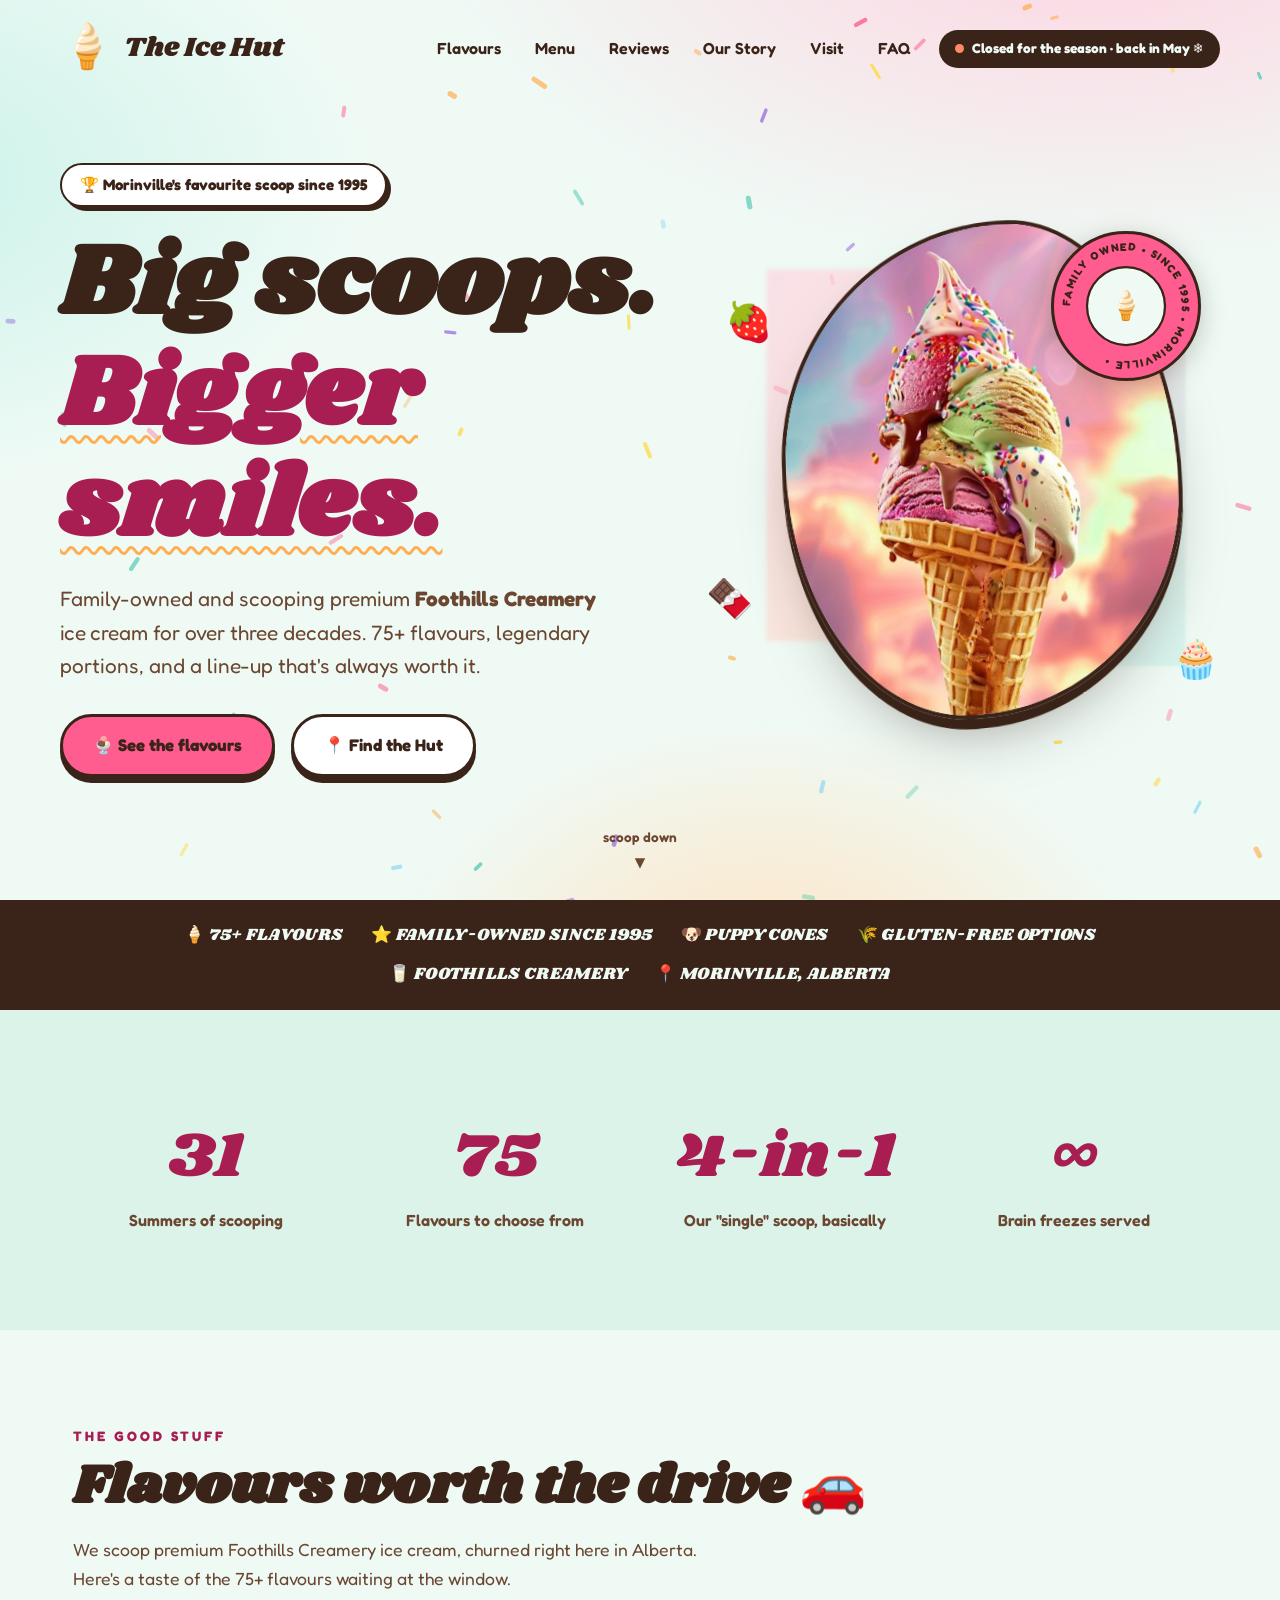
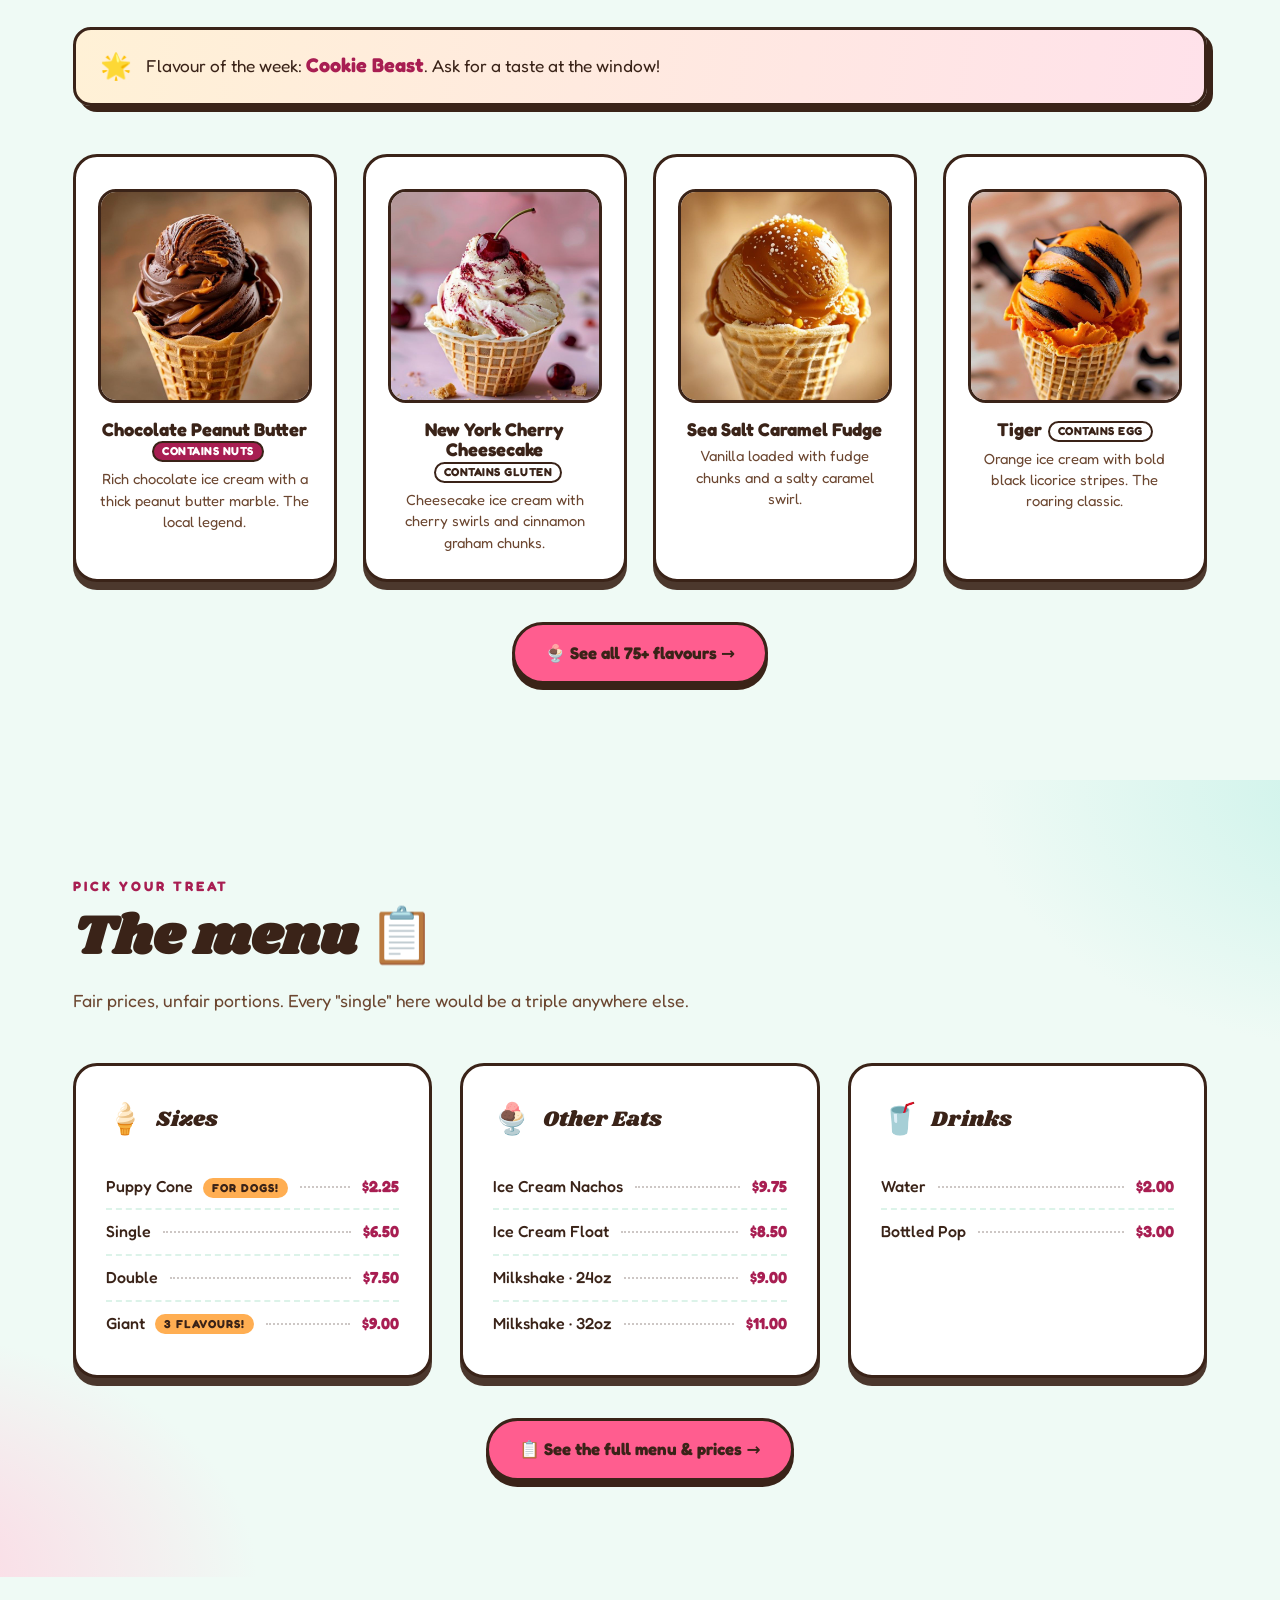
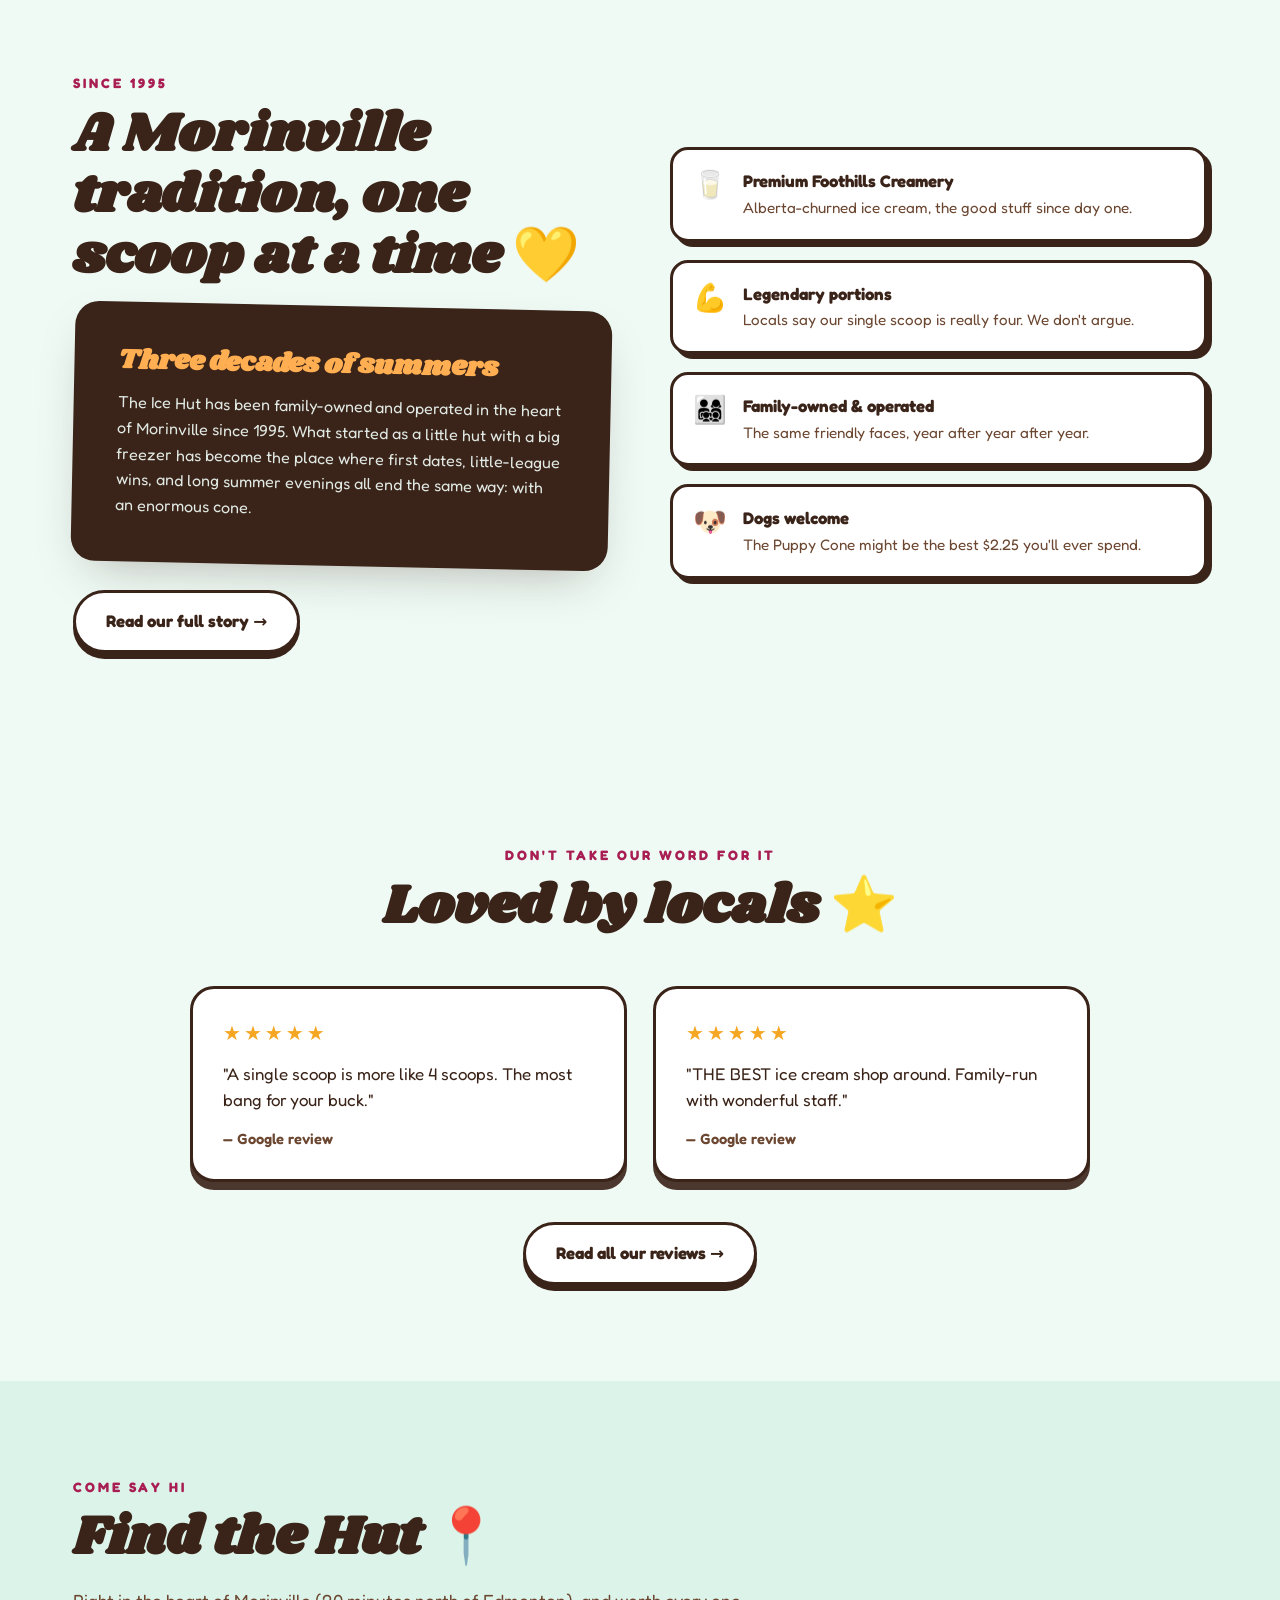
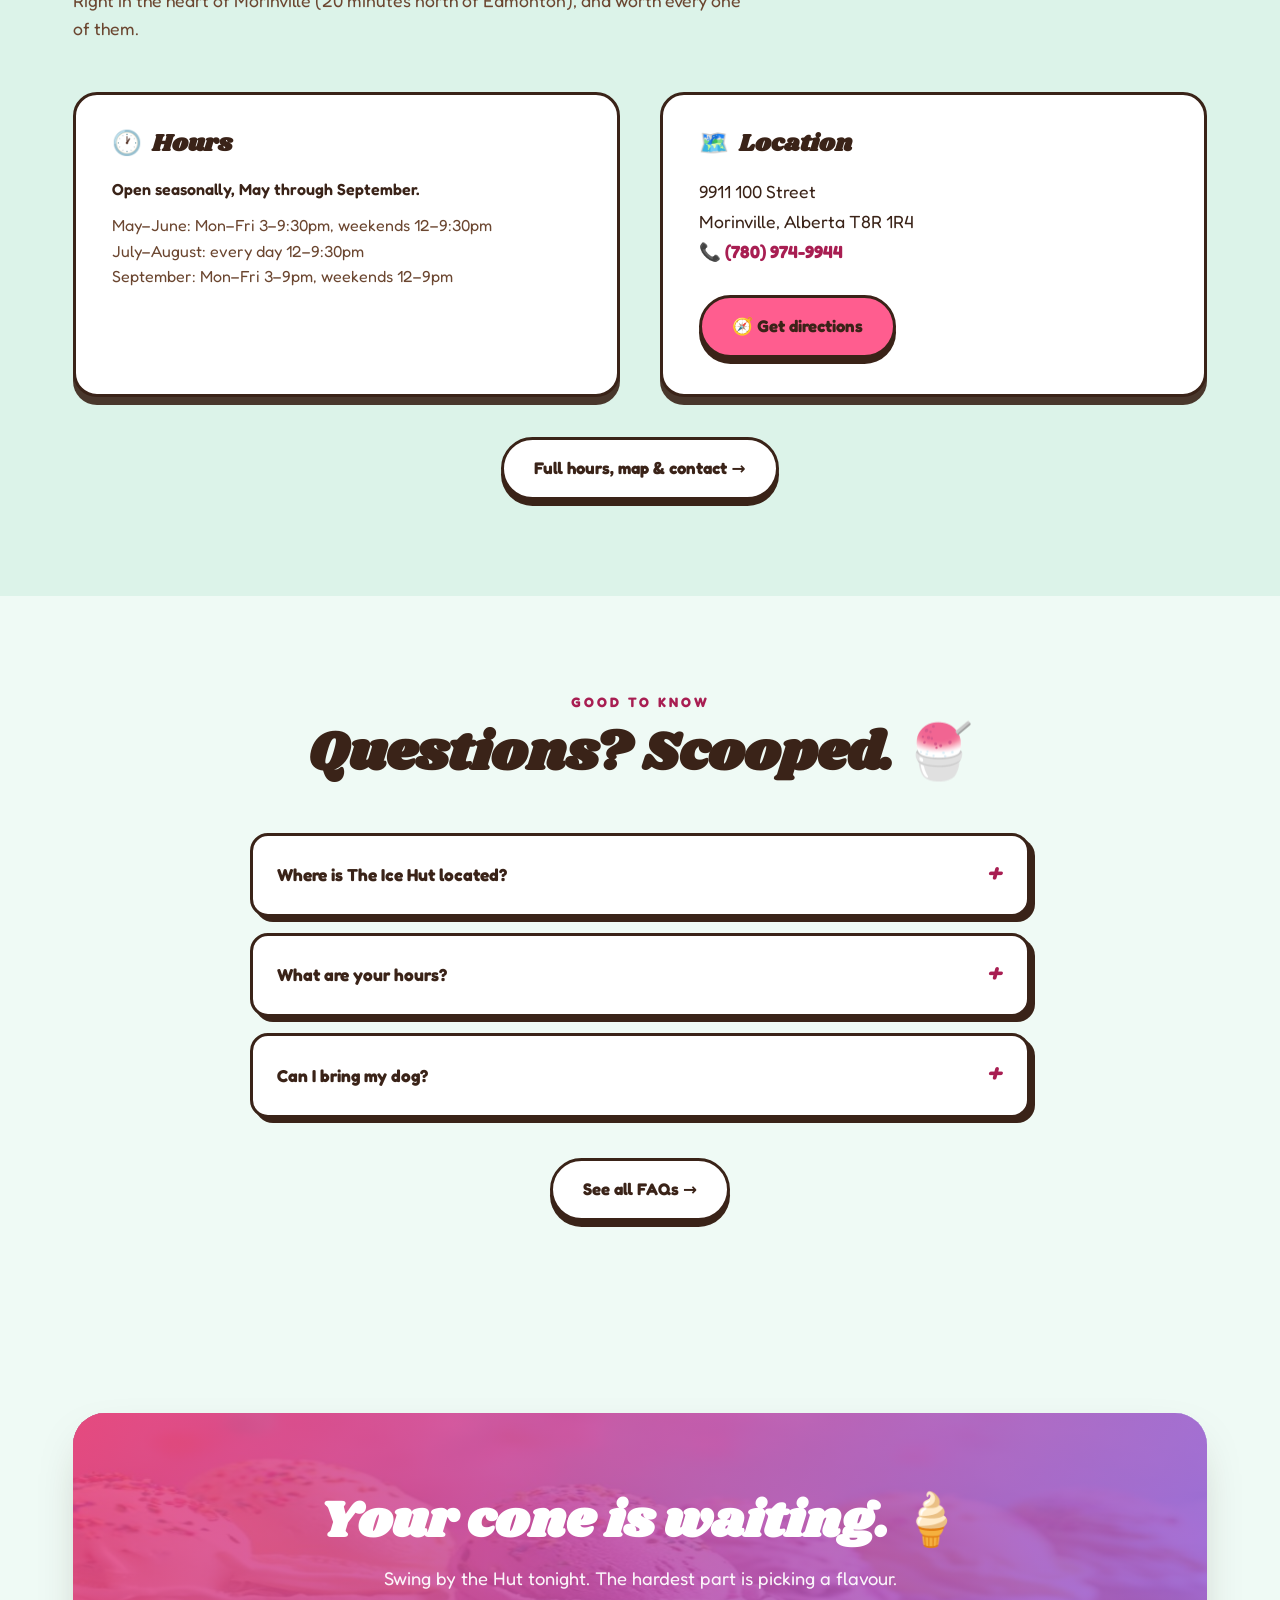
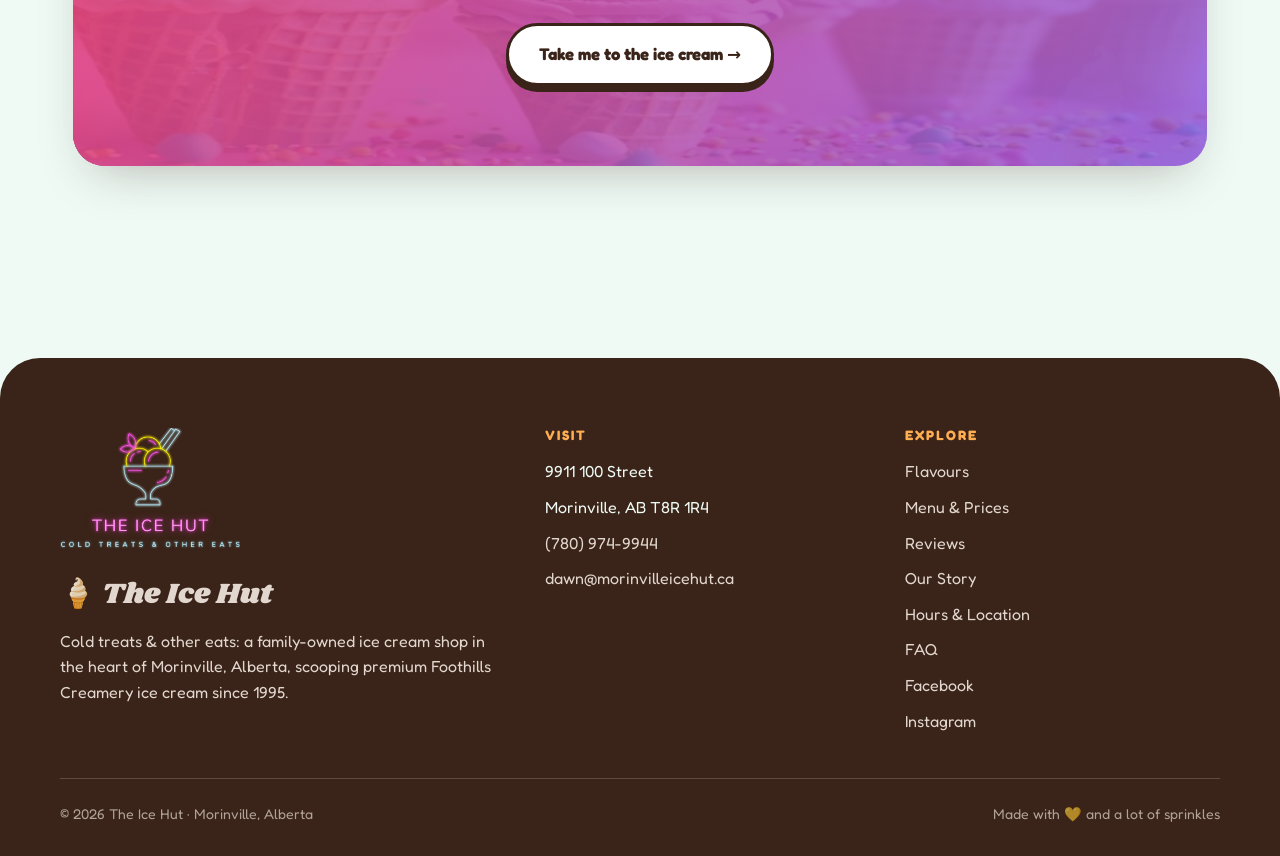
<file: index.html>
<!DOCTYPE html>
<html lang="en-CA">
<head>
  <meta charset="UTF-8" />
  <meta name="viewport" content="width=device-width, initial-scale=1.0" />
  <meta name="theme-color" content="#FF5D8F" />
  <meta name="geo.region" content="CA-AB" />
  <meta name="geo.placename" content="Morinville" />

  <link rel="icon" type="image/png" sizes="32x32" href="images/icon-32.png" />
  <link rel="icon" type="image/png" sizes="16x16" href="images/icon-16.png" />
  <link rel="apple-touch-icon" sizes="180x180" href="images/icon-180.png" />
  <link rel="manifest" href="manifest.webmanifest" />

  <link rel="preconnect" href="https://fonts.googleapis.com" />
  <link rel="preconnect" href="https://fonts.gstatic.com" crossorigin />
  <link href="https://fonts.googleapis.com/css2?family=Shrikhand&family=Fredoka:wght@400;500;600;700&display=swap" rel="stylesheet" />

  <link rel="stylesheet" href="styles.css" />
  <title>The Ice Hut | Ice Cream Shop in Morinville, Alberta, Family-Owned Since 1995</title>
  <meta name="description" content="The Ice Hut is Morinville's family-owned ice cream shop, scooping premium Foothills Creamery ice cream since 1995. Cold treats & other eats: 75+ flavours, legendary big scoops, milkshakes, floats & Puppy Cones. Visit us at 9911 100 Street, Morinville, AB." />
  <link rel="canonical" href="https://morinvilleicehut.ca/" />
  <meta name="robots" content="index, follow, max-image-preview:large" />

  <meta property="og:type" content="website" />
  <meta property="og:site_name" content="The Ice Hut" />
  <meta property="og:title" content="The Ice Hut: Morinville's Ice Cream Shop Since 1995" />
  <meta property="og:description" content="75+ flavours of premium Foothills Creamery ice cream, scooped big. Family-owned in Morinville, Alberta since 1995." />
  <meta property="og:url" content="https://morinvilleicehut.ca/" />
  <meta property="og:image" content="https://morinvilleicehut.ca/og-image.png" />
  <meta property="og:image:width" content="1200" />
  <meta property="og:image:height" content="630" />
  <meta property="og:image:alt" content="A towering triple-scoop ice cream cone from The Ice Hut" />
  <meta property="og:locale" content="en_CA" />

  <meta name="twitter:card" content="summary_large_image" />
  <meta name="twitter:title" content="The Ice Hut: Morinville's Ice Cream Shop Since 1995" />
  <meta name="twitter:description" content="75+ flavours of premium Foothills Creamery ice cream, scooped big. Family-owned in Morinville, Alberta since 1995." />
  <meta name="twitter:image" content="https://morinvilleicehut.ca/og-image.png" />
  <meta name="twitter:image:alt" content="A towering triple-scoop ice cream cone from The Ice Hut" />
  <script type="application/ld+json">
{
  "@context": "https://schema.org",
  "@graph": [
    {
      "@type": "IceCreamShop",
      "@id": "https://morinvilleicehut.ca/#business",
      "name": "The Ice Hut",
      "alternateName": "Morinville Ice Hut",
      "slogan": "Cold Treats & Other Eats",
      "description": "Family-owned ice cream shop in Morinville, Alberta, serving premium Foothills Creamery ice cream since 1995. Known for 75+ flavours, generous scoops, milkshakes, ice cream nachos and Puppy Cones for dogs. Cold treats & other eats, open seasonally May through September.",
      "url": "https://morinvilleicehut.ca/",
      "telephone": "+1-780-974-9944",
      "email": "dawn@morinvilleicehut.ca",
      "foundingDate": "1995",
      "priceRange": "$",
      "servesCuisine": "Ice Cream",
      "currenciesAccepted": "CAD",
      "paymentAccepted": "Cash, Credit Card, Debit Card",
      "publicAccess": true,
      "petsAllowed": true,
      "smokingAllowed": false,
      "image": [
        "https://morinvilleicehut.ca/og-image.png",
        "https://morinvilleicehut.ca/images/hero.jpg",
        "https://morinvilleicehut.ca/images/real-fb-cones.jpg"
      ],
      "logo": "https://morinvilleicehut.ca/images/logo.png",
      "address": {
        "@type": "PostalAddress",
        "streetAddress": "9911 100 Street",
        "addressLocality": "Morinville",
        "addressRegion": "AB",
        "postalCode": "T8R 1R4",
        "addressCountry": "CA"
      },
      "geo": {
        "@type": "GeoCoordinates",
        "latitude": 53.7909,
        "longitude": -113.6497
      },
      "hasMap": "https://www.google.com/maps/search/?api=1&query=The+Ice+Hut+9911+100+Street+Morinville+AB",
      "areaServed": {
        "@type": "GeoCircle",
        "geoMidpoint": {
          "@type": "GeoCoordinates",
          "latitude": 53.7909,
          "longitude": -113.6497
        },
        "geoRadius": "40000"
      },
      "openingHoursSpecification": [
        {
          "@type": "OpeningHoursSpecification",
          "dayOfWeek": [
            "Monday",
            "Tuesday",
            "Wednesday",
            "Thursday",
            "Friday"
          ],
          "opens": "15:00",
          "closes": "21:30",
          "validFrom": "2026-05-01",
          "validThrough": "2026-06-30"
        },
        {
          "@type": "OpeningHoursSpecification",
          "dayOfWeek": [
            "Saturday",
            "Sunday"
          ],
          "opens": "12:00",
          "closes": "21:30",
          "validFrom": "2026-05-01",
          "validThrough": "2026-06-30"
        },
        {
          "@type": "OpeningHoursSpecification",
          "dayOfWeek": [
            "Monday",
            "Tuesday",
            "Wednesday",
            "Thursday",
            "Friday",
            "Saturday",
            "Sunday"
          ],
          "opens": "12:00",
          "closes": "21:30",
          "validFrom": "2026-07-01",
          "validThrough": "2026-08-31"
        },
        {
          "@type": "OpeningHoursSpecification",
          "dayOfWeek": [
            "Monday",
            "Tuesday",
            "Wednesday",
            "Thursday",
            "Friday"
          ],
          "opens": "15:00",
          "closes": "21:00",
          "validFrom": "2026-09-01",
          "validThrough": "2026-09-30"
        },
        {
          "@type": "OpeningHoursSpecification",
          "dayOfWeek": [
            "Saturday",
            "Sunday"
          ],
          "opens": "12:00",
          "closes": "21:00",
          "validFrom": "2026-09-01",
          "validThrough": "2026-09-30"
        }
      ],
      "sameAs": [
        "https://www.facebook.com/morinvilleicehut/",
        "https://www.instagram.com/morinvilleicehut/"
      ],
      "hasMenu": {
        "@id": "https://morinvilleicehut.ca/menu.html#menu"
      }
    },
    {
      "@type": "WebPage",
      "@id": "https://morinvilleicehut.ca/#webpage",
      "url": "https://morinvilleicehut.ca/",
      "name": "The Ice Hut | Ice Cream Shop in Morinville, Alberta, Family-Owned Since 1995",
      "isPartOf": {
        "@id": "https://morinvilleicehut.ca/#website"
      },
      "about": {
        "@id": "https://morinvilleicehut.ca/#business"
      },
      "inLanguage": "en-CA",
      "dateModified": "2026-07-25",
      "speakable": {
        "@type": "SpeakableSpecification",
        "cssSelector": [
          ".hero-sub"
        ]
      }
    },
    {
      "@type": "WebSite",
      "@id": "https://morinvilleicehut.ca/#website",
      "url": "https://morinvilleicehut.ca/",
      "name": "The Ice Hut",
      "publisher": {
        "@id": "https://morinvilleicehut.ca/#business"
      },
      "inLanguage": "en-CA"
    }
  ]
}
  </script>
</head>
<body>
  <a class="skip-link" href="#main">Skip to content</a>

  <!-- ============ Header ============ -->
  <header class="site-header" id="header">
    <div class="wrap nav">
      <a class="brand" href="index.html" aria-label="The Ice Hut, home">
        <span class="cone-mark" aria-hidden="true">🍦</span> The Ice Hut
      </a>
      <nav aria-label="Main navigation" style="display:flex;align-items:center;gap:14px;">
        <ul class="nav-links" id="navLinks">
          <li><a href="flavours.html">Flavours</a></li>
          <li><a href="menu.html">Menu</a></li>
          <li><a href="reviews.html">Reviews</a></li>
          <li><a href="story.html">Our Story</a></li>
          <li><a href="visit.html">Visit</a></li>
          <li><a href="faq.html">FAQ</a></li>
        </ul>
        <span class="status-pill" id="statusPill" role="status">
          <span class="status-dot" id="statusDot"></span>
          <span id="statusText">Checking hours…</span>
        </span>
        <button class="menu-toggle" id="menuToggle" aria-label="Toggle menu" aria-expanded="false">☰</button>
      </nav>
    </div>
  </header>

  <main id="main">
    <!-- ============ Hero ============ -->
    <section class="hero" id="top" aria-label="Welcome">
      <canvas id="sprinkles" aria-hidden="true"></canvas>

      <div class="wrap hero-grid">
        <div class="hero-copy">
          <span class="hero-kicker">🏆 Morinville's favourite scoop since 1995</span>
          <h1>Big scoops.<br /><span class="gradient-word">Bigger smiles.</span></h1>
          <p class="hero-sub">
            Family-owned and scooping premium <strong>Foothills Creamery</strong> ice cream
            for over three decades. 75+ flavours, legendary portions, and a line-up
            that's always worth it.
          </p>
          <div class="hero-ctas">
            <a class="btn btn-primary" href="flavours.html">🍨 See the flavours</a>
            <a class="btn btn-ghost" href="visit.html">📍 Find the Hut</a>
          </div>
        </div>

        <div class="hero-art" aria-hidden="true">
          <svg class="badge-spin" viewBox="0 0 200 200">
            <defs>
              <path id="circlePath" d="M 100,100 m -74,0 a 74,74 0 1,1 148,0 a 74,74 0 1,1 -148,0" />
            </defs>
            <circle cx="100" cy="100" r="98" fill="#FF5D8F" stroke="#3A2318" stroke-width="4" />
            <circle cx="100" cy="100" r="52" fill="#EFFAF5" stroke="#3A2318" stroke-width="3" />
            <text fill="#3A2318" font-size="14.5" font-weight="bold" letter-spacing="2" font-family="Fredoka, sans-serif">
              <textPath href="#circlePath">FAMILY OWNED • SINCE 1995 • MORINVILLE •</textPath>
            </text>
            <text x="100" y="112" text-anchor="middle" font-size="38">🍦</text>
          </svg>

          <div class="blob blob-1" aria-hidden="true"></div>
          <div class="blob blob-2" aria-hidden="true"></div>

          <div class="hero-photo">
            <img src="images/hero.jpg" alt="Towering triple-scoop ice cream cone with melting drips against a summer sky"
                 width="1024" height="1280" fetchpriority="high"
                 onerror="this.parentElement.remove()" />
          </div>

          <svg class="cone-float" viewBox="0 0 320 520" role="img" aria-label="Triple scoop ice cream cone">
            <defs>
              <pattern id="waffle" width="26" height="26" patternUnits="userSpaceOnUse" patternTransform="rotate(45)">
                <rect width="26" height="26" fill="#E8A25C" />
                <path d="M0 0H26M0 13H26M0 0V26M13 0V26" stroke="#C77E3B" stroke-width="4" />
              </pattern>
              <linearGradient id="coneShine" x1="0" y1="0" x2="1" y2="0">
                <stop offset="0" stop-color="#FFD9A3" stop-opacity="0.75" />
                <stop offset="0.45" stop-color="#FFD9A3" stop-opacity="0" />
                <stop offset="1" stop-color="#8A5A2E" stop-opacity="0.35" />
              </linearGradient>
              <radialGradient id="mintGrad" cx="0.35" cy="0.28" r="1">
                <stop offset="0" stop-color="#A8EEDD" /><stop offset="0.55" stop-color="#4FC9B1" /><stop offset="1" stop-color="#2E9E88" />
              </radialGradient>
              <radialGradient id="pinkGrad" cx="0.35" cy="0.28" r="1">
                <stop offset="0" stop-color="#FFA5C2" /><stop offset="0.55" stop-color="#FF5D8F" /><stop offset="1" stop-color="#D63A72" />
              </radialGradient>
              <radialGradient id="carGrad" cx="0.35" cy="0.28" r="1">
                <stop offset="0" stop-color="#FFD59B" /><stop offset="0.55" stop-color="#FFAE52" /><stop offset="1" stop-color="#E08A2E" />
              </radialGradient>
              <radialGradient id="cherryGrad" cx="0.35" cy="0.3" r="1">
                <stop offset="0" stop-color="#FF7FA8" /><stop offset="1" stop-color="#C92B60" />
              </radialGradient>
              <filter id="softGlow" x="-30%" y="-30%" width="160%" height="160%">
                <feDropShadow dx="0" dy="14" stdDeviation="14" flood-color="#3A2318" flood-opacity="0.22" />
              </filter>
            </defs>
            <ellipse cx="160" cy="500" rx="92" ry="14" fill="#3A2318" opacity="0.14">
              <animate attributeName="rx" values="92;78;92" dur="4.5s" repeatCount="indefinite" />
            </ellipse>
            <circle class="drip-drop" cx="120" cy="330" r="7" fill="#FFAE52" />
            <circle class="drip-drop d2" cx="200" cy="335" r="6" fill="#FF5D8F" />
            <circle class="drip-drop d3" cx="160" cy="340" r="8" fill="#4FC9B1" />
            <g filter="url(#softGlow)">
              <path d="M96 268 L224 268 L165 478 Q160 490 155 478 Z" fill="url(#waffle)" stroke="#3A2318" stroke-width="6" stroke-linejoin="round" />
              <path d="M96 268 L224 268 L165 478 Q160 490 155 478 Z" fill="url(#coneShine)" stroke="none" />
              <circle cx="160" cy="240" r="76" fill="url(#carGrad)" stroke="#3A2318" stroke-width="6" />
              <path d="M103 265 q6 24 17 8 q9 22 20 6 q9 20 20 5 q10 18 20 4 q10 16 19 2 q9 13 16 -3 l2 -18 l-112 0 Z" fill="url(#carGrad)" stroke="#3A2318" stroke-width="5" stroke-linejoin="round" />
              <circle cx="160" cy="164" r="66" fill="url(#pinkGrad)" stroke="#3A2318" stroke-width="6" />
              <path d="M112 185 q7 22 17 7 q9 19 19 5 q10 18 20 4 q10 16 19 3 q9 12 15 -4 l2 -16 l-92 0 Z" fill="url(#pinkGrad)" stroke="#3A2318" stroke-width="5" stroke-linejoin="round" />
              <circle cx="160" cy="96" r="56" fill="url(#mintGrad)" stroke="#3A2318" stroke-width="6" />
              <path d="M120 112 q6 20 15 6 q8 17 17 4 q9 16 18 3 q9 13 15 -2 l2 -13 l-67 0 Z" fill="url(#mintGrad)" stroke="#3A2318" stroke-width="5" stroke-linejoin="round" />
              <circle cx="146" cy="72" r="4.5" fill="#3A2318" /><circle cx="178" cy="88" r="4" fill="#3A2318" /><circle cx="158" cy="108" r="4" fill="#3A2318" /><circle cx="188" cy="66" r="3.5" fill="#3A2318" />
              <ellipse cx="138" cy="76" rx="15" ry="9" fill="#fff" opacity="0.6" transform="rotate(-24 138 76)" />
              <ellipse cx="132" cy="148" rx="16" ry="9" fill="#fff" opacity="0.5" transform="rotate(-24 132 148)" />
              <ellipse cx="128" cy="224" rx="17" ry="10" fill="#fff" opacity="0.5" transform="rotate(-24 128 224)" />
              <path d="M172 34 Q186 12 204 10" fill="none" stroke="#3A2318" stroke-width="5" stroke-linecap="round" />
              <circle cx="170" cy="42" r="15" fill="url(#cherryGrad)" stroke="#3A2318" stroke-width="5" />
              <ellipse cx="165" cy="37" rx="5" ry="3" fill="#fff" opacity="0.65" />
            </g>
            <g fill="#FFD93D" class="sparkles">
              <path d="M62 120 l4 10 10 4 -10 4 -4 10 -4 -10 -10 -4 10 -4 Z"><animate attributeName="opacity" values="1;0.15;1" dur="2.2s" repeatCount="indefinite" /></path>
              <path d="M258 190 l3 8 8 3 -8 3 -3 8 -3 -8 -8 -3 8 -3 Z"><animate attributeName="opacity" values="0.2;1;0.2" dur="2.8s" repeatCount="indefinite" /></path>
              <path d="M246 60 l3 7 7 3 -7 3 -3 7 -3 -7 -7 -3 7 -3 Z"><animate attributeName="opacity" values="1;0.2;1" dur="3.4s" repeatCount="indefinite" /></path>
            </g>
          </svg>

          <span class="float-emoji" style="top:14%;left:-4%;animation-delay:0.6s;">🍓</span>
          <span class="float-emoji" style="bottom:18%;left:-8%;animation-delay:1.4s;">🍫</span>
          <span class="float-emoji" style="bottom:6%;right:0%;animation-delay:2.1s;">🧁</span>
        </div>
      </div>

      <div class="scroll-hint" aria-hidden="true">
        <span>scoop down</span>
        <span>▼</span>
      </div>
    </section>

    <!-- ============ Facts strip ============ -->
    <div class="facts-strip" aria-hidden="true">
      <div class="facts-row">
        <span>🍦 75+ FLAVOURS</span><span>⭐ FAMILY-OWNED SINCE 1995</span><span>🐶 PUPPY CONES</span><span>🌾 GLUTEN-FREE OPTIONS</span><span>🥛 FOOTHILLS CREAMERY</span><span>📍 MORINVILLE, ALBERTA</span>
      </div>
    </div>

    <!-- ============ Stats ============ -->
    <section class="stats" aria-label="The Ice Hut by the numbers">
      <div class="wrap">
        <div class="stats-grid reveal-stagger">
          <div>
            <span class="stat-num"><span class="count-up" data-count="31" id="yearsStat">0</span></span>
            <span class="stat-label">Summers of scooping</span>
          </div>
          <div>
            <span class="stat-num"><span class="count-up" data-count="75">0</span></span>
            <span class="stat-label">Flavours to choose from</span>
          </div>
          <div>
            <span class="stat-num"><span class="count-up" data-count="4">0</span>-in-1</span>
            <span class="stat-label">Our "single" scoop, basically</span>
          </div>
          <div>
            <span class="stat-num">∞</span>
            <span class="stat-label">Brain freezes served</span>
          </div>
        </div>
      </div>
    </section>

    <!-- ============ Flavours teaser ============ -->
    <section aria-labelledby="flavours-title">
      <div class="wrap">
        <div class="reveal">
          <p class="section-kicker">The good stuff</p>
          <h2 class="section-title" id="flavours-title">Flavours worth the drive 🚗</h2>
          <p class="section-sub">We scoop premium Foothills Creamery ice cream, churned right here in Alberta. Here's a taste of the 75+ flavours waiting at the window.</p>
        </div>

        <div class="fotw-banner reveal" role="note">
          <span class="fotw-star" aria-hidden="true">🌟</span>
          <span>Flavour of the week: <strong id="fotw">Salted Caramel</strong>. Ask for a taste at the window!</span>
        </div>

        <div class="flavours-grid reveal-stagger">
          <article class="flavour-card" data-flavour="chocolate-peanut-butter">
            <figure class="flavour-photo"><img loading="lazy" src="images/flavour-pb-chocolate.jpg" alt="Scoop of chocolate peanut butter swirl ice cream in a waffle cone" width="800" height="800" onerror="this.parentElement.remove()" /></figure>
            <h3>Chocolate Peanut Butter<span class="diet-tag diet-tag--nuts">Contains nuts</span></h3>
            <p>Rich chocolate ice cream with a thick peanut butter marble. The local legend.</p>
          </article>
          <article class="flavour-card" data-flavour="new-york-cherry-cheesecake">
            <figure class="flavour-photo"><img loading="lazy" src="images/flavour-cherry-cheesecake.jpg" alt="Scoop of cherry cheesecake ice cream with graham crumble in a waffle cone" width="800" height="800" onerror="this.parentElement.remove()" /></figure>
            <h3>New York Cherry Cheesecake<span class="diet-tag diet-tag--gluten">Contains gluten</span></h3>
            <p>Cheesecake ice cream with cherry swirls and cinnamon graham chunks.</p>
          </article>
          <article class="flavour-card" data-flavour="sea-salt-caramel-fudge">
            <figure class="flavour-photo"><img loading="lazy" src="images/flavour-salted-caramel.jpg" alt="Scoop of salted caramel ice cream with caramel drizzle in a waffle cone" width="800" height="800" onerror="this.parentElement.remove()" /></figure>
            <h3>Sea Salt Caramel Fudge</h3>
            <p>Vanilla loaded with fudge chunks and a salty caramel swirl.</p>
          </article>
          <article class="flavour-card" data-flavour="tiger">
            <figure class="flavour-photo"><img loading="lazy" src="images/flavour-tiger-tail.jpg" alt="Scoop of orange and black licorice tiger tail ice cream in a waffle cone" width="800" height="800" onerror="this.parentElement.remove()" /></figure>
            <h3>Tiger<span class="diet-tag diet-tag--eggs">Contains egg</span></h3>
            <p>Orange ice cream with bold black licorice stripes. The roaring classic.</p>
          </article>
        </div>

        <p class="teaser-cta reveal"><a class="btn btn-primary" href="flavours.html">🍨 See all 75+ flavours →</a></p>
      </div>
    </section>

    <!-- ============ Menu teaser ============ -->
    <section class="menu-section" aria-labelledby="menu-title">
      <div class="wrap">
        <div class="reveal">
          <p class="section-kicker">Pick your treat</p>
          <h2 class="section-title" id="menu-title">The menu 📋</h2>
          <p class="section-sub">Fair prices, unfair portions. Every "single" here would be a triple anywhere else.</p>
        </div>
        <div class="menu-grid reveal-stagger">
          <div class="menu-card">
            <div class="menu-card-head"><span class="emoji" aria-hidden="true">🍦</span> Sizes</div>
            <div class="menu-item"><span>Puppy Cone <span class="fav">for dogs!</span></span><span class="dots"></span><span class="price">$2.25</span></div>
            <div class="menu-item"><span>Single</span><span class="dots"></span><span class="price">$6.50</span></div>
            <div class="menu-item"><span>Double</span><span class="dots"></span><span class="price">$7.50</span></div>
            <div class="menu-item"><span>Giant <span class="fav">3 flavours!</span></span><span class="dots"></span><span class="price">$9.00</span></div>
          </div>
          <div class="menu-card">
            <div class="menu-card-head"><span class="emoji" aria-hidden="true">🍨</span> Other Eats</div>
            <div class="menu-item"><span>Ice Cream Nachos</span><span class="dots"></span><span class="price">$9.75</span></div>
            <div class="menu-item"><span>Ice Cream Float</span><span class="dots"></span><span class="price">$8.50</span></div>
            <div class="menu-item"><span>Milkshake · 24oz</span><span class="dots"></span><span class="price">$9.00</span></div>
            <div class="menu-item"><span>Milkshake · 32oz</span><span class="dots"></span><span class="price">$11.00</span></div>
          </div>
          <div class="menu-card">
            <div class="menu-card-head"><span class="emoji" aria-hidden="true">🥤</span> Drinks</div>
            <div class="menu-item"><span>Water</span><span class="dots"></span><span class="price">$2.00</span></div>
            <div class="menu-item"><span>Bottled Pop</span><span class="dots"></span><span class="price">$3.00</span></div>
          </div>
        </div>
        <p class="teaser-cta reveal"><a class="btn btn-primary" href="menu.html">📋 See the full menu &amp; prices →</a></p>
      </div>
    </section>

    <!-- ============ Story teaser ============ -->
    <section aria-labelledby="story-title">
      <div class="wrap">
        <div class="story-grid">
          <div class="reveal">
            <p class="section-kicker">Since 1995</p>
            <h2 class="section-title" id="story-title">A Morinville tradition, one scoop at a time 💛</h2>
            <div class="story-card">
              <h3>Three decades of summers</h3>
              <p>The Ice Hut has been family-owned and operated in the heart of Morinville since 1995. What started as a little hut with a big freezer has become the place where first dates, little-league wins, and long summer evenings all end the same way: with an enormous cone.</p>
            </div>
            <p class="teaser-cta reveal" style="text-align:left; margin-top:24px;"><a class="btn btn-ghost" href="story.html">Read our full story →</a></p>
          </div>
          <ul class="story-points reveal-stagger">
            <li><span class="pt-emoji" aria-hidden="true">🥛</span><div><strong>Premium Foothills Creamery</strong><span class="desc">Alberta-churned ice cream, the good stuff since day one.</span></div></li>
            <li><span class="pt-emoji" aria-hidden="true">💪</span><div><strong>Legendary portions</strong><span class="desc">Locals say our single scoop is really four. We don't argue.</span></div></li>
            <li><span class="pt-emoji" aria-hidden="true">👨‍👩‍👧‍👦</span><div><strong>Family-owned &amp; operated</strong><span class="desc">The same friendly faces, year after year after year.</span></div></li>
            <li><span class="pt-emoji" aria-hidden="true">🐶</span><div><strong>Dogs welcome</strong><span class="desc">The Puppy Cone might be the best $2.25 you'll ever spend.</span></div></li>
          </ul>
        </div>
      </div>
    </section>

    <!-- ============ Reviews teaser ============ -->
    <section aria-labelledby="reviews-title">
      <div class="wrap">
        <div class="reveal" style="text-align:center;">
          <p class="section-kicker">Don't take our word for it</p>
          <h2 class="section-title" id="reviews-title">Loved by locals ⭐</h2>
        </div>
        <div class="reviews-grid reveal-stagger">
          <blockquote class="review-card">
            <div class="review-stars" aria-label="5 stars">★★★★★</div>
            <p>"A single scoop is more like 4 scoops. The most bang for your buck."</p>
            <footer>— Google review</footer>
          </blockquote>
          <blockquote class="review-card">
            <div class="review-stars" aria-label="5 stars">★★★★★</div>
            <p>"THE BEST ice cream shop around. Family-run with wonderful staff."</p>
            <footer>— Google review</footer>
          </blockquote>
        </div>
        <p class="teaser-cta reveal"><a class="btn btn-ghost" href="reviews.html">Read all our reviews →</a></p>
      </div>
    </section>

    <!-- ============ Visit teaser ============ -->
    <section class="visit" aria-labelledby="visit-title">
      <div class="wrap">
        <div class="reveal">
          <p class="section-kicker">Come say hi</p>
          <h2 class="section-title" id="visit-title">Find the Hut 📍</h2>
          <p class="section-sub">Right in the heart of Morinville (20 minutes north of Edmonton), and worth every one of them.</p>
        </div>
        <div class="visit-grid reveal-stagger">
          <div class="visit-card">
            <h3><span aria-hidden="true">🕐</span> Hours</h3>
            <p style="font-weight:600;">Open seasonally, May through September.</p>
            <p style="margin-top:10px; color:var(--choc-soft);">May–June: Mon–Fri 3–9:30pm, weekends 12–9:30pm<br />July–August: every day 12–9:30pm<br />September: Mon–Fri 3–9pm, weekends 12–9pm</p>
          </div>
          <div class="visit-card">
            <h3><span aria-hidden="true">🗺️</span> Location</h3>
            <address class="address-lines" style="font-style: normal;">
              9911 100 Street<br />Morinville, Alberta T8R 1R4<br />
              📞 <a href="tel:+17809749944">(780) 974-9944</a>
            </address>
            <a class="btn btn-primary" href="https://maps.google.com/?q=The+Ice+Hut,+9911+100+Street,+Morinville,+AB" target="_blank" rel="noopener">🧭 Get directions</a>
          </div>
        </div>
        <p class="teaser-cta reveal"><a class="btn btn-ghost" href="visit.html">Full hours, map &amp; contact →</a></p>
      </div>
    </section>

    <!-- ============ FAQ teaser ============ -->
    <section aria-labelledby="faq-title">
      <div class="wrap">
        <div class="reveal" style="text-align:center;">
          <p class="section-kicker">Good to know</p>
          <h2 class="section-title" id="faq-title">Questions? Scooped. 🍧</h2>
        </div>
        <div class="faq-list reveal-stagger">
          <details>
            <summary>Where is The Ice Hut located?</summary>
            <p>We're at 9911 100 Street, Morinville, Alberta, T8R 1R4, right in the heart of town (about 20 minutes north of Edmonton).</p>
          </details>
          <details>
            <summary>What are your hours?</summary>
            <p>We scoop May through September! May–June: Mon–Fri 3:00pm–9:30pm, weekends 12:00pm–9:30pm. July–August: every day 12:00pm–9:30pm. September: Mon–Fri 3:00pm–9:00pm, weekends 12:00pm–9:00pm.</p>
          </details>
          <details>
            <summary>Can I bring my dog?</summary>
            <p>Absolutely, four-legged customers are some of our favourites. Treat them to a Puppy Cone for $2.25 and watch the tail go.</p>
          </details>
        </div>
        <p class="teaser-cta reveal"><a class="btn btn-ghost" href="faq.html">See all FAQs →</a></p>
      </div>
    </section>

    <!-- ============ CTA ============ -->
    <section aria-label="Visit us today">
      <div class="wrap reveal">
        <div class="cta-banner">
          <img class="cta-bg" loading="lazy" src="images/cta-banner.jpg" alt="" aria-hidden="true" onerror="this.remove()" />
          <div class="cta-overlay" aria-hidden="true"></div>
          <h2>Your cone is waiting. 🍦</h2>
          <p>Swing by the Hut tonight. The hardest part is picking a flavour.</p>
          <a class="btn" href="https://maps.google.com/?q=The+Ice+Hut,+9911+100+Street,+Morinville,+AB" target="_blank" rel="noopener">Take me to the ice cream →</a>
        </div>
      </div>
    </section>
  </main>

  <!-- ============ Footer ============ -->
  <footer class="site-footer">
    <div class="wrap">
      <div class="footer-grid">
        <div>
          <img src="images/logo.png" alt="The Ice Hut: Cold Treats &amp; Other Eats" width="335" height="225" style="width:180px; height:auto; margin-bottom:14px;" onerror="this.remove()" />
          <p class="footer-brand">🍦 The Ice Hut</p>
          <p>Cold treats &amp; other eats: a family-owned ice cream shop in the heart of Morinville, Alberta, scooping premium Foothills Creamery ice cream since 1995.</p>
        </div>
        <div>
          <h3>Visit</h3>
          <ul>
            <li>9911 100 Street</li>
            <li>Morinville, AB T8R 1R4</li>
            <li><a href="tel:+17809749944">(780) 974-9944</a></li>
            <li><a href="mailto:dawn@morinvilleicehut.ca">dawn@morinvilleicehut.ca</a></li>
          </ul>
        </div>
        <div>
          <h3>Explore</h3>
          <ul>
            <li><a href="flavours.html">Flavours</a></li>
            <li><a href="menu.html">Menu &amp; Prices</a></li>
            <li><a href="reviews.html">Reviews</a></li>
            <li><a href="story.html">Our Story</a></li>
            <li><a href="visit.html">Hours &amp; Location</a></li>
            <li><a href="faq.html">FAQ</a></li>
            <li><a href="https://www.facebook.com/morinvilleicehut/" rel="noopener" target="_blank">Facebook</a></li>
            <li><a href="https://www.instagram.com/morinvilleicehut/" rel="noopener" target="_blank">Instagram</a></li>
          </ul>
        </div>
      </div>
      <div class="footer-bottom">
        <span>© <span id="year">2026</span> The Ice Hut · Morinville, Alberta</span>
        <span>Made with 💛 and a lot of sprinkles</span>
      </div>
    </div>
  </footer>

  <button class="back-top" id="backTop" aria-label="Back to top">🍦</button>

  <script src="supabase-config.js"></script>
  <script src="script.js"></script>

</body>
</html>
</file>
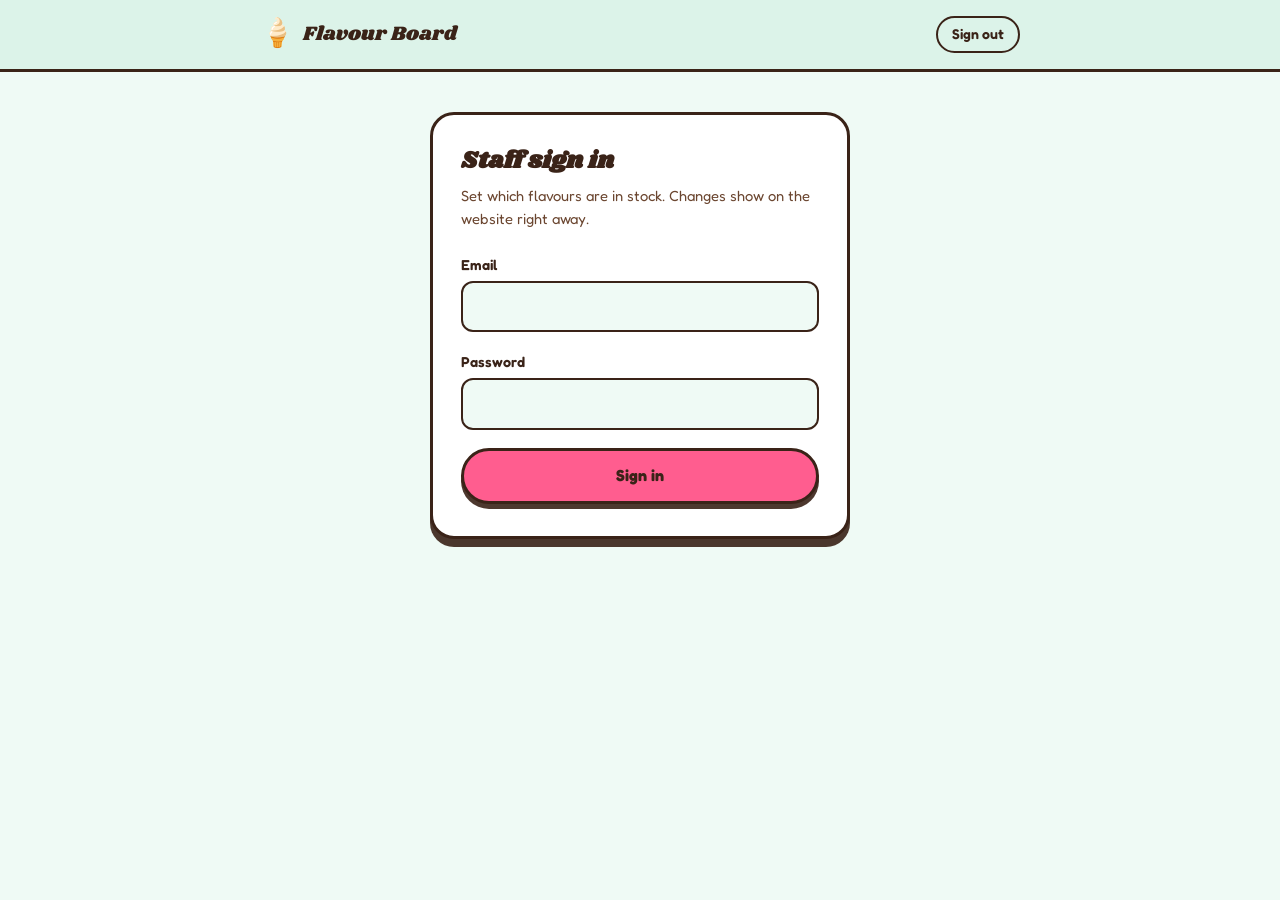
<file: admin.html>
<!DOCTYPE html>
<html lang="en-CA">
<head>
  <meta charset="UTF-8" />
  <meta name="viewport" content="width=device-width, initial-scale=1.0" />
  <meta name="theme-color" content="#FF5D8F" />
  <!-- Staff tool: never index this, and don't follow links off it. -->
  <meta name="robots" content="noindex, nofollow" />
  <title>Flavour Board · Staff · The Ice Hut</title>

  <link rel="icon" type="image/png" sizes="32x32" href="images/icon-32.png" />
  <link rel="apple-touch-icon" sizes="180x180" href="images/icon-180.png" />
  <link rel="preconnect" href="https://fonts.googleapis.com" />
  <link rel="preconnect" href="https://fonts.gstatic.com" crossorigin />
  <link href="https://fonts.googleapis.com/css2?family=Shrikhand&family=Fredoka:wght@400;500;600;700&display=swap" rel="stylesheet" />
  <link rel="stylesheet" href="admin.css" />
</head>
<body>
  <header class="admin-header">
    <div class="admin-wrap admin-bar">
      <a class="admin-brand" href="index.html">
        <span class="cone-mark" aria-hidden="true">🍦</span>
        <span>Flavour Board</span>
      </a>
      <div class="admin-who" id="who" hidden>
        <span id="whoEmail"></span>
        <button type="button" class="btn-plain" id="signOut">Sign out</button>
      </div>
    </div>
  </header>

  <main class="admin-wrap">

    <!-- ============ Signed out ============ -->
    <section id="loginView" hidden>
      <form class="login-card" id="loginForm">
        <h1>Staff sign in</h1>
        <p class="login-sub">Set which flavours are in stock. Changes show on the website right away.</p>

        <label for="email">Email</label>
        <input type="email" id="email" name="email" autocomplete="username" required />

        <label for="password">Password</label>
        <input type="password" id="password" name="password" autocomplete="current-password" required />

        <button type="submit" class="btn-primary" id="loginBtn">Sign in</button>
        <p class="form-error" id="loginError" role="alert" hidden></p>
      </form>
    </section>

    <!-- ============ Signed in ============ -->
    <section id="boardView" hidden>
      <div class="board-head">
        <h1>Today's board</h1>
        <p class="board-sub">Everything starts as <strong>In stock</strong>. Just tap the ones that are running low or have run out — the website updates within seconds.</p>
      </div>

      <div class="board-controls">
        <label class="search-field">
          <span class="visually-hidden">Search flavours</span>
          <input type="search" id="search" placeholder="Search flavours…" autocomplete="off" />
        </label>
        <div class="filter-chips" role="group" aria-label="Filter by status">
          <button type="button" class="chip is-active" data-filter="all">All <span class="chip-count" id="countAll">0</span></button>
          <button type="button" class="chip" data-filter="getting_low">Getting low <span class="chip-count" id="countLow">0</span></button>
          <button type="button" class="chip" data-filter="out_of_stock">Out <span class="chip-count" id="countOut">0</span></button>
        </div>
      </div>

      <p class="save-state" id="saveState" role="status" aria-live="polite"></p>

      <ul class="flavour-rows" id="rows"></ul>
      <p class="empty-note" id="emptyNote" hidden>No flavours match that search.</p>

      <div class="board-footer">
        <button type="button" class="btn-plain danger" id="resetAll">Reset everything to “In stock”</button>
      </div>
    </section>

    <p class="boot-note" id="bootNote">Loading…</p>
  </main>

  <script src="supabase-config.js"></script>
  <script src="admin.js"></script>
</body>
</html>
</file>
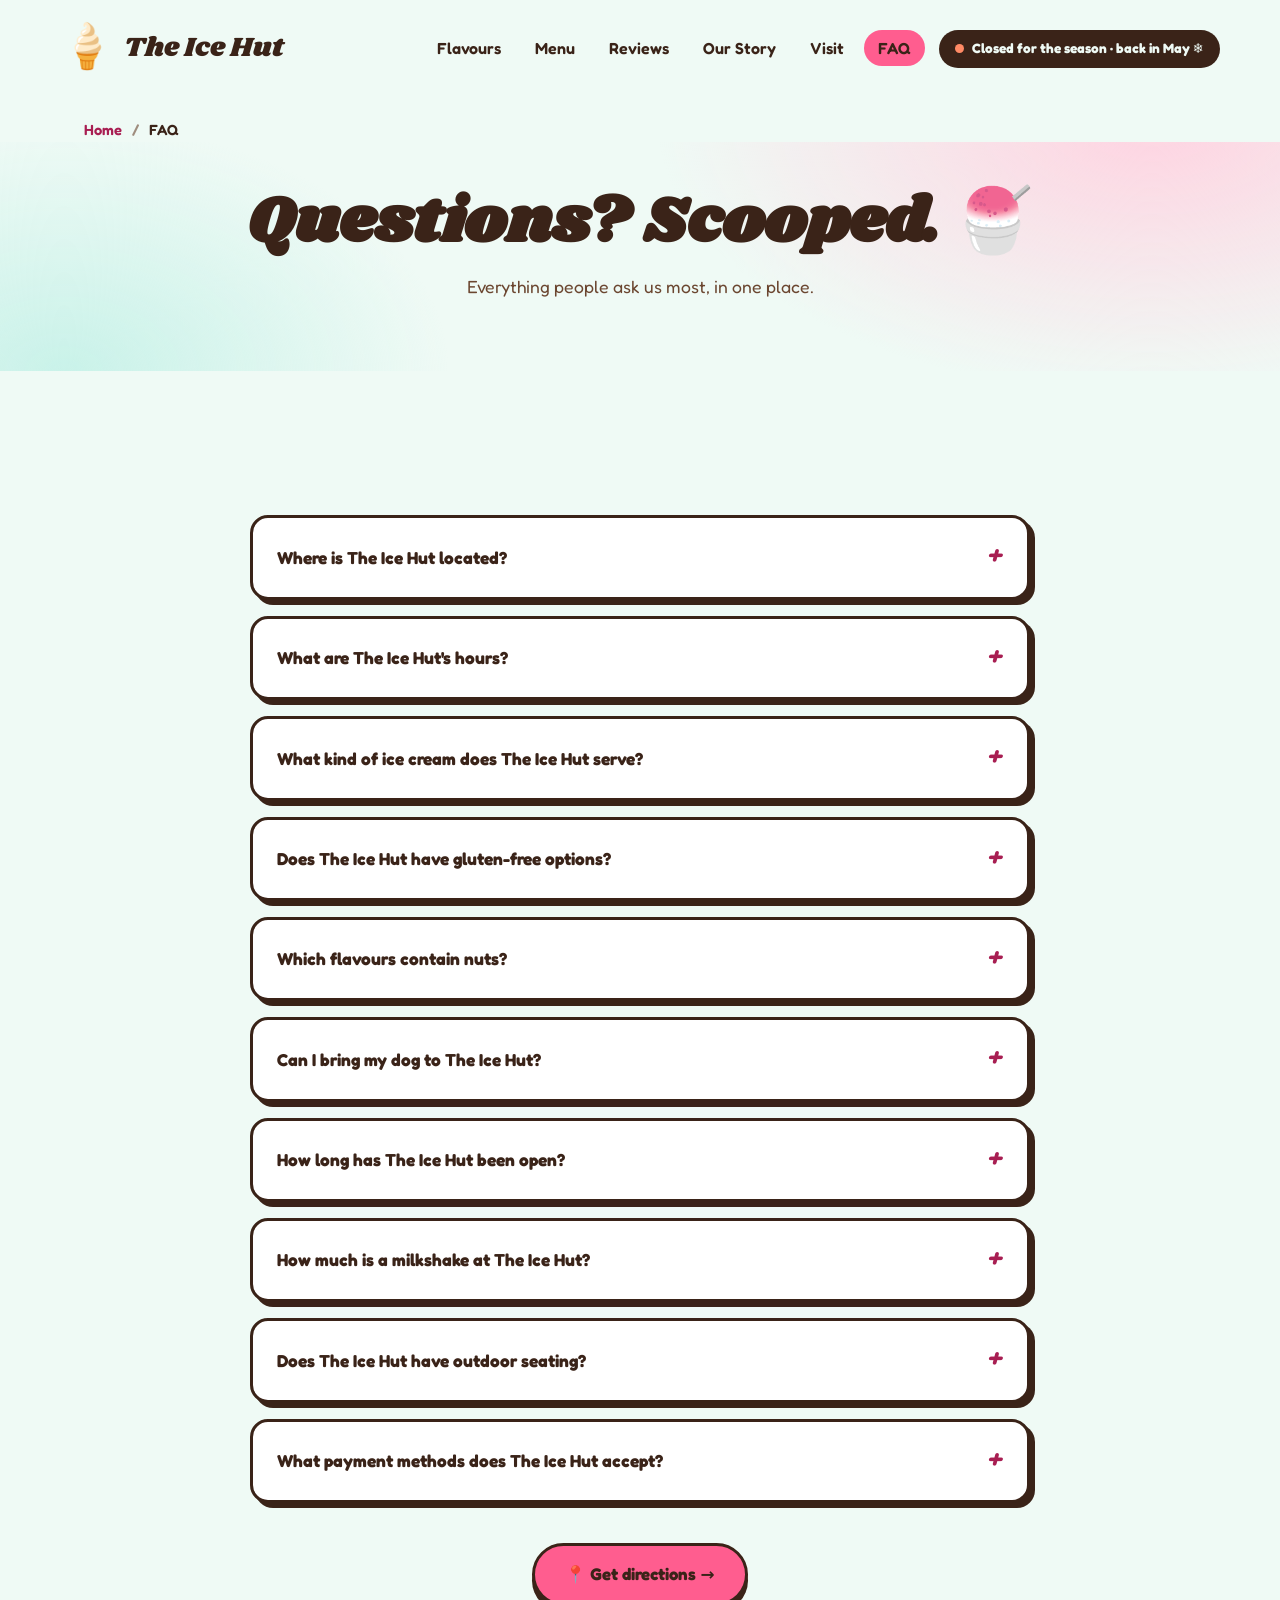
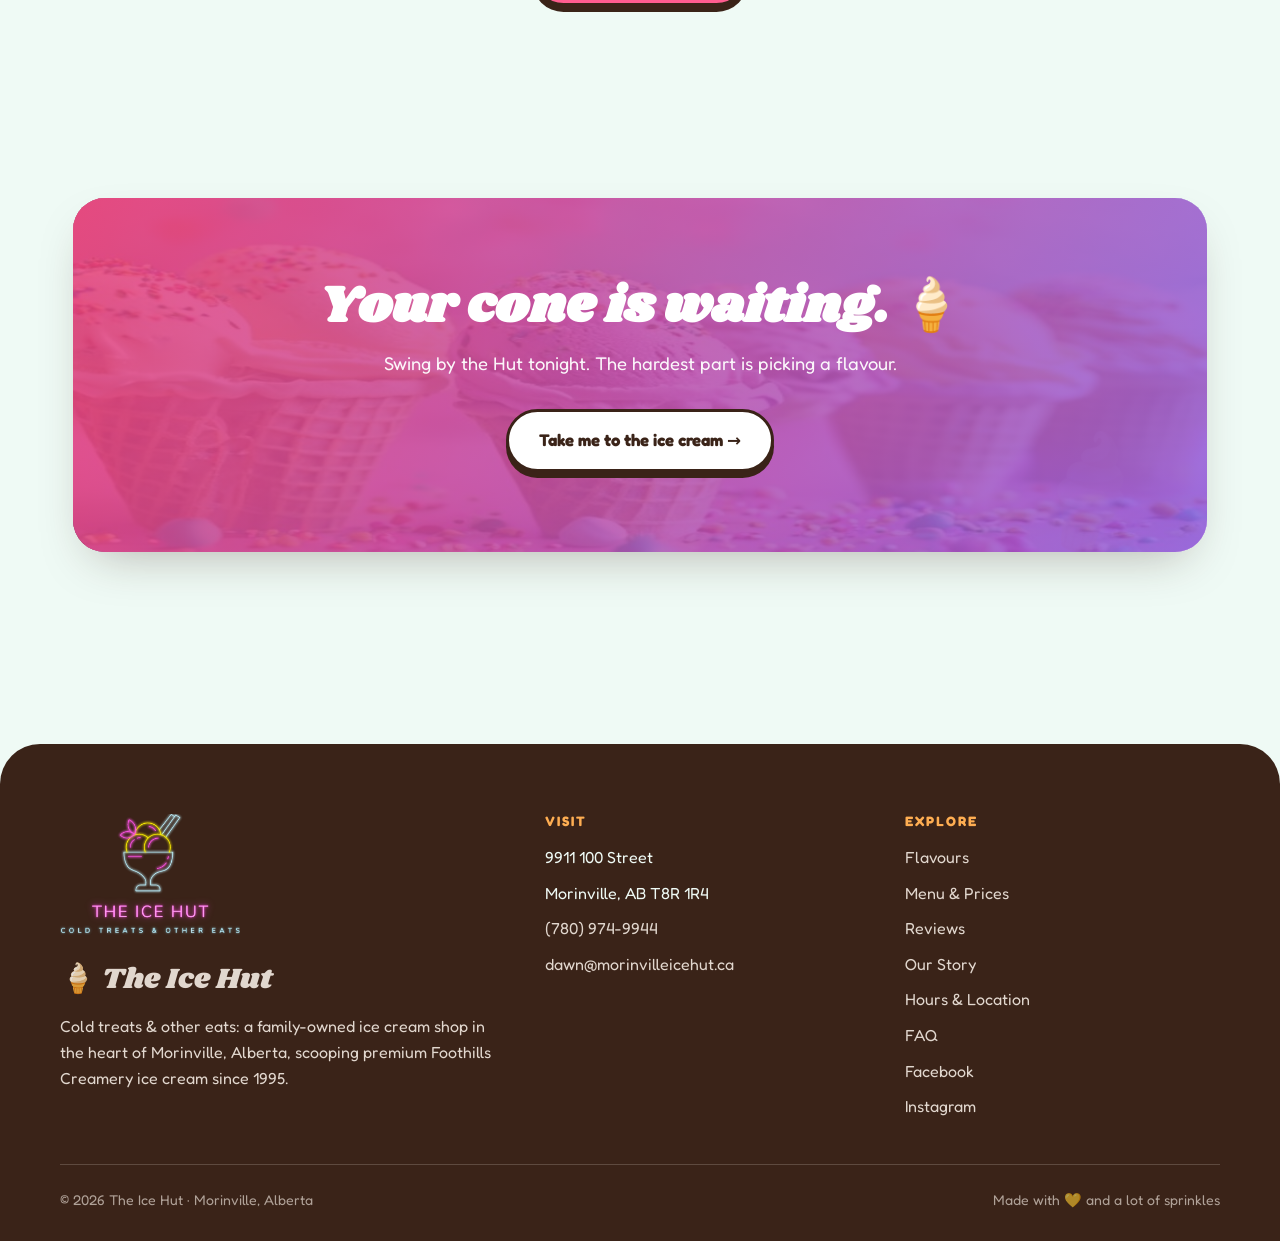
<file: faq.html>
<!DOCTYPE html>
<html lang="en-CA">
<head>
  <meta charset="UTF-8" />
  <meta name="viewport" content="width=device-width, initial-scale=1.0" />
  <meta name="theme-color" content="#FF5D8F" />
  <meta name="geo.region" content="CA-AB" />
  <meta name="geo.placename" content="Morinville" />

  <link rel="icon" type="image/png" sizes="32x32" href="images/icon-32.png" />
  <link rel="icon" type="image/png" sizes="16x16" href="images/icon-16.png" />
  <link rel="apple-touch-icon" sizes="180x180" href="images/icon-180.png" />
  <link rel="manifest" href="manifest.webmanifest" />

  <link rel="preconnect" href="https://fonts.googleapis.com" />
  <link rel="preconnect" href="https://fonts.gstatic.com" crossorigin />
  <link href="https://fonts.googleapis.com/css2?family=Shrikhand&family=Fredoka:wght@400;500;600;700&display=swap" rel="stylesheet" />

  <link rel="stylesheet" href="styles.css" />
  <title>FAQ | The Ice Hut Morinville Ice Cream Shop</title>
  <meta name="description" content="Frequently asked questions about The Ice Hut in Morinville: hours, flavours, which flavours contain nuts, gluten-free options, dogs, milkshake prices, seating, and payment methods." />
  <link rel="canonical" href="https://morinvilleicehut.ca/faq.html" />
  <meta name="robots" content="index, follow, max-image-preview:large" />

  <meta property="og:type" content="website" />
  <meta property="og:site_name" content="The Ice Hut" />
  <meta property="og:title" content="FAQ | The Ice Hut Morinville" />
  <meta property="og:description" content="Hours, flavours, nut and gluten allergen info, dogs, prices and more, answered." />
  <meta property="og:url" content="https://morinvilleicehut.ca/faq.html" />
  <meta property="og:image" content="https://morinvilleicehut.ca/og-image.png" />
  <meta property="og:image:width" content="1200" />
  <meta property="og:image:height" content="630" />
  <meta property="og:image:alt" content="A towering triple-scoop ice cream cone from The Ice Hut" />
  <meta property="og:locale" content="en_CA" />

  <meta name="twitter:card" content="summary_large_image" />
  <meta name="twitter:title" content="FAQ | The Ice Hut Morinville" />
  <meta name="twitter:description" content="Hours, flavours, nut and gluten allergen info, dogs, prices and more, answered." />
  <meta name="twitter:image" content="https://morinvilleicehut.ca/og-image.png" />
  <meta name="twitter:image:alt" content="A towering triple-scoop ice cream cone from The Ice Hut" />
  <script type="application/ld+json">
{
  "@context": "https://schema.org",
  "@graph": [
    {
      "@type": "IceCreamShop",
      "@id": "https://morinvilleicehut.ca/#business",
      "name": "The Ice Hut",
      "alternateName": "Morinville Ice Hut",
      "slogan": "Cold Treats & Other Eats",
      "description": "Family-owned ice cream shop in Morinville, Alberta, serving premium Foothills Creamery ice cream since 1995. Known for 75+ flavours, generous scoops, milkshakes, ice cream nachos and Puppy Cones for dogs. Cold treats & other eats, open seasonally May through September.",
      "url": "https://morinvilleicehut.ca/",
      "telephone": "+1-780-974-9944",
      "email": "dawn@morinvilleicehut.ca",
      "foundingDate": "1995",
      "priceRange": "$",
      "servesCuisine": "Ice Cream",
      "currenciesAccepted": "CAD",
      "paymentAccepted": "Cash, Credit Card, Debit Card",
      "publicAccess": true,
      "petsAllowed": true,
      "smokingAllowed": false,
      "image": [
        "https://morinvilleicehut.ca/og-image.png",
        "https://morinvilleicehut.ca/images/hero.jpg",
        "https://morinvilleicehut.ca/images/real-fb-cones.jpg"
      ],
      "logo": "https://morinvilleicehut.ca/images/logo.png",
      "address": {
        "@type": "PostalAddress",
        "streetAddress": "9911 100 Street",
        "addressLocality": "Morinville",
        "addressRegion": "AB",
        "postalCode": "T8R 1R4",
        "addressCountry": "CA"
      },
      "geo": {
        "@type": "GeoCoordinates",
        "latitude": 53.7909,
        "longitude": -113.6497
      },
      "hasMap": "https://www.google.com/maps/search/?api=1&query=The+Ice+Hut+9911+100+Street+Morinville+AB",
      "areaServed": {
        "@type": "GeoCircle",
        "geoMidpoint": {
          "@type": "GeoCoordinates",
          "latitude": 53.7909,
          "longitude": -113.6497
        },
        "geoRadius": "40000"
      },
      "openingHoursSpecification": [
        {
          "@type": "OpeningHoursSpecification",
          "dayOfWeek": [
            "Monday",
            "Tuesday",
            "Wednesday",
            "Thursday",
            "Friday"
          ],
          "opens": "15:00",
          "closes": "21:30",
          "validFrom": "2026-05-01",
          "validThrough": "2026-06-30"
        },
        {
          "@type": "OpeningHoursSpecification",
          "dayOfWeek": [
            "Saturday",
            "Sunday"
          ],
          "opens": "12:00",
          "closes": "21:30",
          "validFrom": "2026-05-01",
          "validThrough": "2026-06-30"
        },
        {
          "@type": "OpeningHoursSpecification",
          "dayOfWeek": [
            "Monday",
            "Tuesday",
            "Wednesday",
            "Thursday",
            "Friday",
            "Saturday",
            "Sunday"
          ],
          "opens": "12:00",
          "closes": "21:30",
          "validFrom": "2026-07-01",
          "validThrough": "2026-08-31"
        },
        {
          "@type": "OpeningHoursSpecification",
          "dayOfWeek": [
            "Monday",
            "Tuesday",
            "Wednesday",
            "Thursday",
            "Friday"
          ],
          "opens": "15:00",
          "closes": "21:00",
          "validFrom": "2026-09-01",
          "validThrough": "2026-09-30"
        },
        {
          "@type": "OpeningHoursSpecification",
          "dayOfWeek": [
            "Saturday",
            "Sunday"
          ],
          "opens": "12:00",
          "closes": "21:00",
          "validFrom": "2026-09-01",
          "validThrough": "2026-09-30"
        }
      ],
      "sameAs": [
        "https://www.facebook.com/morinvilleicehut/",
        "https://www.instagram.com/morinvilleicehut/"
      ],
      "hasMenu": {
        "@id": "https://morinvilleicehut.ca/menu.html#menu"
      }
    },
    {
      "@type": "FAQPage",
      "@id": "https://morinvilleicehut.ca/faq.html#faq",
      "mainEntity": [
        {
          "@type": "Question",
          "name": "Where is The Ice Hut located?",
          "acceptedAnswer": {
            "@type": "Answer",
            "text": "The Ice Hut is at 9911 100 Street, Morinville, Alberta, T8R 1R4, right in the heart of town (about 20 minutes north of Edmonton)."
          }
        },
        {
          "@type": "Question",
          "name": "What are The Ice Hut's hours?",
          "acceptedAnswer": {
            "@type": "Answer",
            "text": "We scoop May through September. May\u2013June: Monday\u2013Friday 3:00pm\u20139:30pm, weekends 12:00pm\u20139:30pm. July\u2013August: every day 12:00pm\u20139:30pm. September: Monday\u2013Friday 3:00pm\u20139:00pm, weekends 12:00pm\u20139:00pm. Closed October\u2013April."
          }
        },
        {
          "@type": "Question",
          "name": "What kind of ice cream does The Ice Hut serve?",
          "acceptedAnswer": {
            "@type": "Answer",
            "text": "We scoop premium Foothills Creamery ice cream, an Alberta favourite, with 75+ rotating flavours: from classics like Chocolate and Tiger to Sea Salt Caramel Fudge and New York Cherry Cheesecake."
          }
        },
        {
          "@type": "Question",
          "name": "Does The Ice Hut have gluten-free options?",
          "acceptedAnswer": {
            "@type": "Answer",
            "text": "Yes. Our online flavour board tags every flavour that contains gluten, and gluten-free cones are available for $1.50. There are also dairy-free sorbets, lactose-free and no-sugar-added flavours. Gluten isn't separated the way nuts are, so please tell staff about a serious intolerance and we'll check the tub's ingredient list with you."
          }
        },
        {
          "@type": "Question",
          "name": "Which Ice Hut flavours contain nuts?",
          "acceptedAnswer": {
            "@type": "Answer",
            "text": "Twelve flavours are tagged as containing nuts on our flavour board: All Canadian Moose, Belgian Hazelnut, Butter Pecan, Caramel Crunch NSA, Chocolate Peanut Butter, Funky Monkey, Kulfi, Maple Nut, Peanut Butter Crunch, Pistachio with Almonds, Rocky Road and Turtle Mountain. These are kept in a separate freezer with their own scoops, so they never share utensils with the rest of the board. A flavour with no tag is still not certified nut-free: cones, toppings and the milkshake blender are shared. If you have a nut allergy, please tell staff at the window before ordering and we will check the tub's ingredient list with you and make up your order accordingly."
          }
        },
        {
          "@type": "Question",
          "name": "Can I bring my dog to The Ice Hut?",
          "acceptedAnswer": {
            "@type": "Answer",
            "text": "Absolutely, four-legged friends are welcome, and we serve a Puppy Cone made just for them for $2.25."
          }
        },
        {
          "@type": "Question",
          "name": "How long has The Ice Hut been open?",
          "acceptedAnswer": {
            "@type": "Answer",
            "text": "The Ice Hut has been family-owned and scooping in Morinville since 1995, over three decades of summers."
          }
        },
        {
          "@type": "Question",
          "name": "How much is a milkshake at The Ice Hut?",
          "acceptedAnswer": {
            "@type": "Answer",
            "text": "Milkshakes are $9.00 for 24oz or $11.00 for 32oz, in any flavour."
          }
        },
        {
          "@type": "Question",
          "name": "Does The Ice Hut have outdoor seating?",
          "acceptedAnswer": {
            "@type": "Answer",
            "text": "Yes, there's a grassy area with picnic benches right at the Hut, perfect for enjoying a cone outside on a summer evening."
          }
        },
        {
          "@type": "Question",
          "name": "What payment methods does The Ice Hut accept?",
          "acceptedAnswer": {
            "@type": "Answer",
            "text": "The Ice Hut accepts cash, credit card, and debit card."
          }
        }
      ]
    },
    {
      "@type": "BreadcrumbList",
      "itemListElement": [
        {
          "@type": "ListItem",
          "position": 1,
          "name": "Home",
          "item": "https://morinvilleicehut.ca/"
        },
        {
          "@type": "ListItem",
          "position": 2,
          "name": "FAQ"
        }
      ]
    },
    {
      "@type": "WebPage",
      "@id": "https://morinvilleicehut.ca/faq.html#webpage",
      "url": "https://morinvilleicehut.ca/faq.html",
      "name": "FAQ | The Ice Hut Morinville",
      "about": {
        "@id": "https://morinvilleicehut.ca/#business"
      },
      "inLanguage": "en-CA",
      "dateModified": "2026-07-25",
      "speakable": {
        "@type": "SpeakableSpecification",
        "cssSelector": [
          ".faq-list"
        ]
      }
    }
  ]
}
  </script>
</head>
<body>
  <a class="skip-link" href="#main">Skip to content</a>

  <!-- ============ Header ============ -->
  <header class="site-header" id="header">
    <div class="wrap nav">
      <a class="brand" href="index.html" aria-label="The Ice Hut, home">
        <span class="cone-mark" aria-hidden="true">🍦</span> The Ice Hut
      </a>
      <nav aria-label="Main navigation" style="display:flex;align-items:center;gap:14px;">
        <ul class="nav-links" id="navLinks">
          <li><a href="flavours.html">Flavours</a></li>
          <li><a href="menu.html">Menu</a></li>
          <li><a href="reviews.html">Reviews</a></li>
          <li><a href="story.html">Our Story</a></li>
          <li><a href="visit.html">Visit</a></li>
          <li><a href="faq.html" aria-current="page">FAQ</a></li>
        </ul>
        <span class="status-pill" id="statusPill" role="status">
          <span class="status-dot" id="statusDot"></span>
          <span id="statusText">Checking hours…</span>
        </span>
        <button class="menu-toggle" id="menuToggle" aria-label="Toggle menu" aria-expanded="false">☰</button>
      </nav>
    </div>
  </header>
    <nav class="breadcrumb-nav wrap" aria-label="Breadcrumb">
      <a href="index.html">Home</a> <span aria-hidden="true">/</span> <span aria-current="page">FAQ</span>
    </nav>

  <main id="main">
    <section class="page-hero">
      <div class="wrap">
        <h1>Questions? Scooped. 🍧</h1>
        <p>Everything people ask us most, in one place.</p>
      </div>
    </section>

    <section aria-labelledby="faq-title">
      <div class="wrap">
        <div class="faq-list reveal-stagger">
          <details>
            <summary>Where is The Ice Hut located?</summary>
            <p>The Ice Hut is at 9911 100 Street, Morinville, Alberta, T8R 1R4, right in the heart of town (about 20 minutes north of Edmonton).</p>
          </details>
          <details>
            <summary>What are The Ice Hut's hours?</summary>
            <p>We scoop May through September. May–June: Monday–Friday 3:00pm–9:30pm, weekends 12:00pm–9:30pm. July–August: every day 12:00pm–9:30pm. September: Monday–Friday 3:00pm–9:00pm, weekends 12:00pm–9:00pm. Closed October–April.</p>
          </details>
          <details>
            <summary>What kind of ice cream does The Ice Hut serve?</summary>
            <p>We scoop premium Foothills Creamery ice cream, an Alberta favourite, with 75+ rotating flavours: from classics like Chocolate and Tiger to Sea Salt Caramel Fudge and New York Cherry Cheesecake.</p>
          </details>
          <details>
            <summary>Does The Ice Hut have gluten-free options?</summary>
            <p>Yes. Our <a href="flavours.html">flavour board</a> tags every flavour that contains gluten, and gluten-free cones are available for $1.50. There are also dairy-free sorbets, lactose-free and no-sugar-added flavours. Gluten isn't separated the way nuts are, so please tell staff about a serious intolerance and we'll check the tub's ingredient list with you.</p>
          </details>
          <details>
            <summary>Which flavours contain nuts?</summary>
            <p>Twelve: All Canadian Moose, Belgian Hazelnut, Butter Pecan, Caramel Crunch&nbsp;&ndash;&nbsp;NSA, Chocolate Peanut Butter, Funky Monkey, Kulfi, Maple Nut, Peanut Butter Crunch, Pistachio with Almonds, Rocky Road and Turtle Mountain. Each one is marked <strong>Contains Nuts</strong> on the <a href="flavours.html">flavour board</a>.</p>
            <p>Those twelve live in <strong>a separate freezer with their own scoops</strong>, so they're never scooped with the utensils used on the rest of the board.</p>
            <p><strong>A flavour without the tag still isn't certified nut-free</strong> &mdash; cones, toppings and the milkshake blender are shared. If you have a nut allergy, please tell us at the window before you order: we'll check the tub's ingredient list with you and make up your order accordingly.</p>
          </details>
          <details>
            <summary>Can I bring my dog to The Ice Hut?</summary>
            <p>Absolutely, four-legged friends are welcome, and we serve a Puppy Cone made just for them for $2.25.</p>
          </details>
          <details>
            <summary>How long has The Ice Hut been open?</summary>
            <p>The Ice Hut has been family-owned and scooping in Morinville since 1995, over three decades of summers.</p>
          </details>
          <details>
            <summary>How much is a milkshake at The Ice Hut?</summary>
            <p>Milkshakes are $9.00 for 24oz or $11.00 for 32oz, in any flavour.</p>
          </details>
          <details>
            <summary>Does The Ice Hut have outdoor seating?</summary>
            <p>Yes, there's a grassy area with picnic benches right at the Hut, perfect for enjoying a cone outside on a summer evening.</p>
          </details>
          <details>
            <summary>What payment methods does The Ice Hut accept?</summary>
            <p>The Ice Hut accepts cash, credit card, and debit card.</p>
          </details>
        </div>
        <p class="teaser-cta reveal"><a class="btn btn-primary" href="visit.html">📍 Get directions →</a></p>
      </div>
    </section>

    <!-- ============ CTA ============ -->
    <section aria-label="Visit us today">
      <div class="wrap reveal">
        <div class="cta-banner">
          <img class="cta-bg" loading="lazy" src="images/cta-banner.jpg" alt="" aria-hidden="true" onerror="this.remove()" />
          <div class="cta-overlay" aria-hidden="true"></div>
          <h2>Your cone is waiting. 🍦</h2>
          <p>Swing by the Hut tonight. The hardest part is picking a flavour.</p>
          <a class="btn" href="https://maps.google.com/?q=The+Ice+Hut,+9911+100+Street,+Morinville,+AB" target="_blank" rel="noopener">Take me to the ice cream →</a>
        </div>
      </div>
    </section>
  </main>

  <!-- ============ Footer ============ -->
  <footer class="site-footer">
    <div class="wrap">
      <div class="footer-grid">
        <div>
          <img src="images/logo.png" alt="The Ice Hut: Cold Treats &amp; Other Eats" width="335" height="225" style="width:180px; height:auto; margin-bottom:14px;" onerror="this.remove()" />
          <p class="footer-brand">🍦 The Ice Hut</p>
          <p>Cold treats &amp; other eats: a family-owned ice cream shop in the heart of Morinville, Alberta, scooping premium Foothills Creamery ice cream since 1995.</p>
        </div>
        <div>
          <h3>Visit</h3>
          <ul>
            <li>9911 100 Street</li>
            <li>Morinville, AB T8R 1R4</li>
            <li><a href="tel:+17809749944">(780) 974-9944</a></li>
            <li><a href="mailto:dawn@morinvilleicehut.ca">dawn@morinvilleicehut.ca</a></li>
          </ul>
        </div>
        <div>
          <h3>Explore</h3>
          <ul>
            <li><a href="flavours.html">Flavours</a></li>
            <li><a href="menu.html">Menu &amp; Prices</a></li>
            <li><a href="reviews.html">Reviews</a></li>
            <li><a href="story.html">Our Story</a></li>
            <li><a href="visit.html">Hours &amp; Location</a></li>
            <li><a href="faq.html">FAQ</a></li>
            <li><a href="https://www.facebook.com/morinvilleicehut/" rel="noopener" target="_blank">Facebook</a></li>
            <li><a href="https://www.instagram.com/morinvilleicehut/" rel="noopener" target="_blank">Instagram</a></li>
          </ul>
        </div>
      </div>
      <div class="footer-bottom">
        <span>© <span id="year">2026</span> The Ice Hut · Morinville, Alberta</span>
        <span>Made with 💛 and a lot of sprinkles</span>
      </div>
    </div>
  </footer>

  <button class="back-top" id="backTop" aria-label="Back to top">🍦</button>

  <script src="script.js"></script>

</body>
</html>
</file>
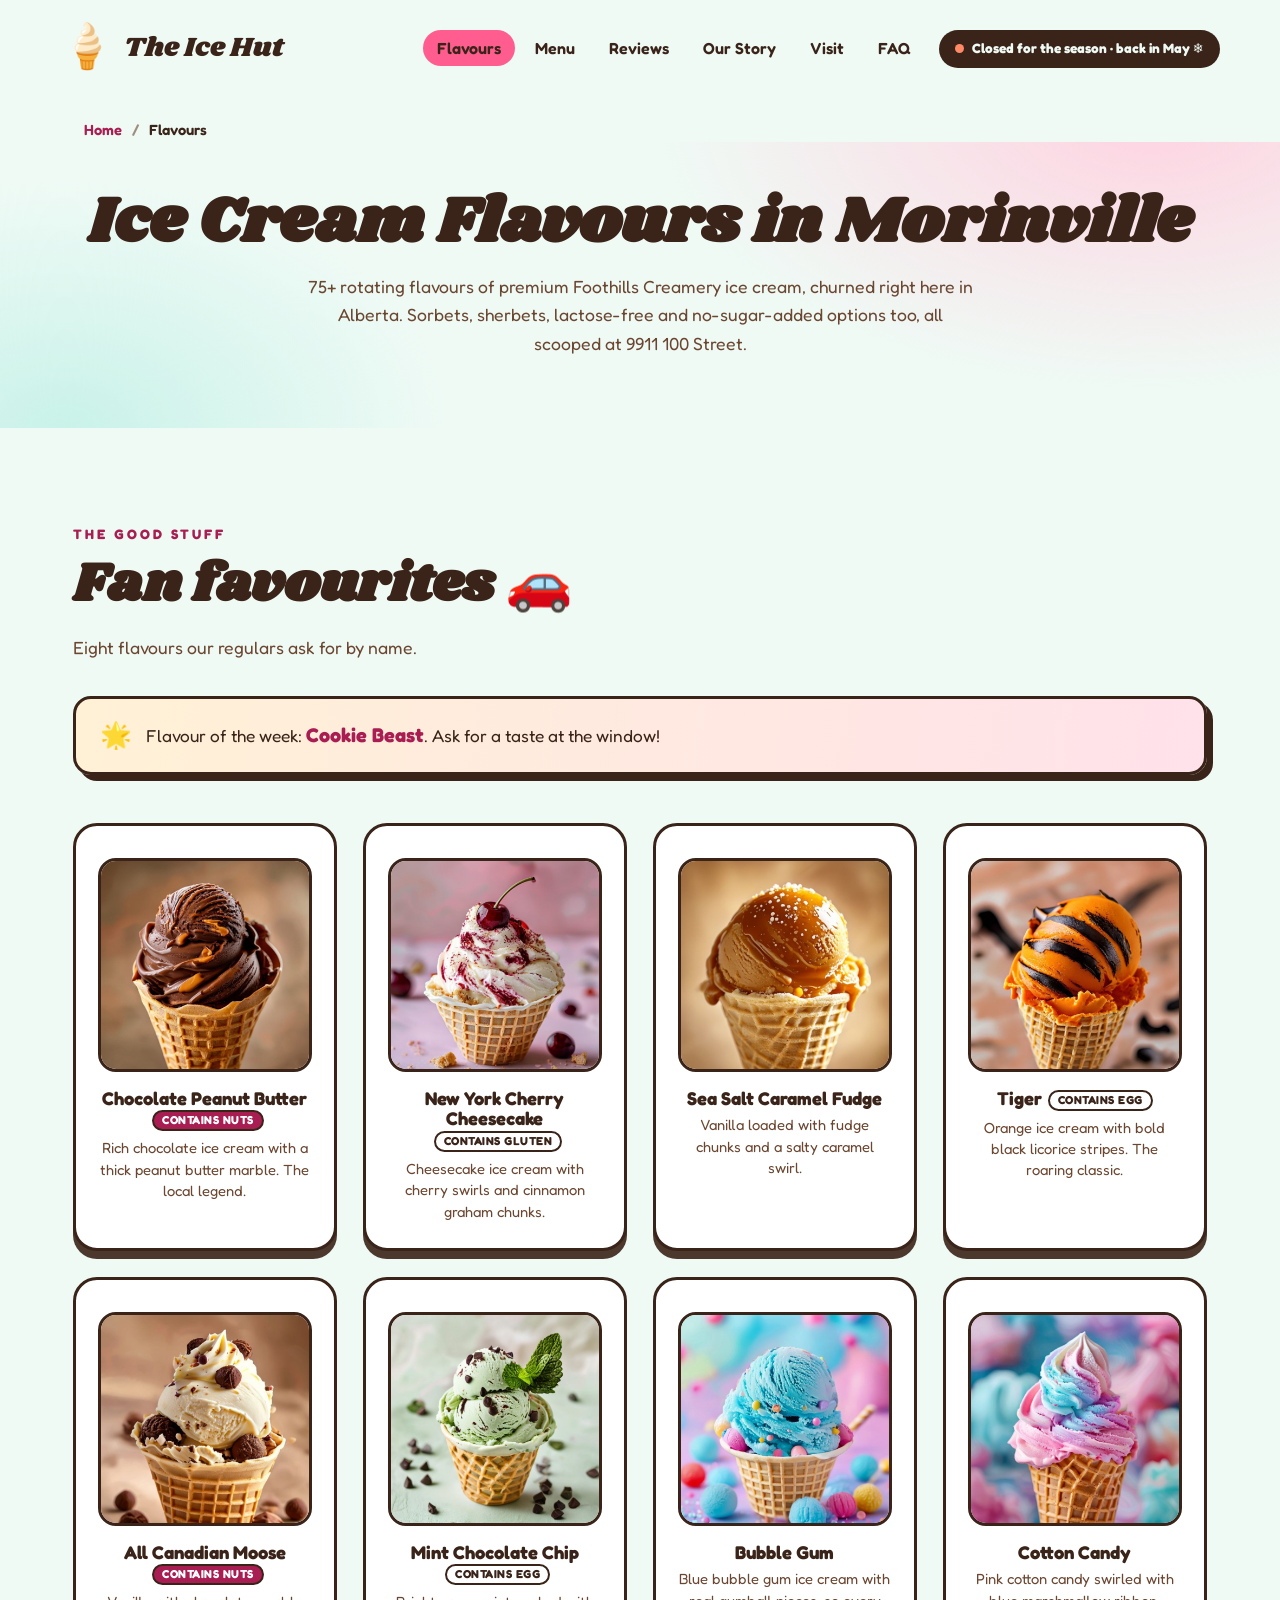
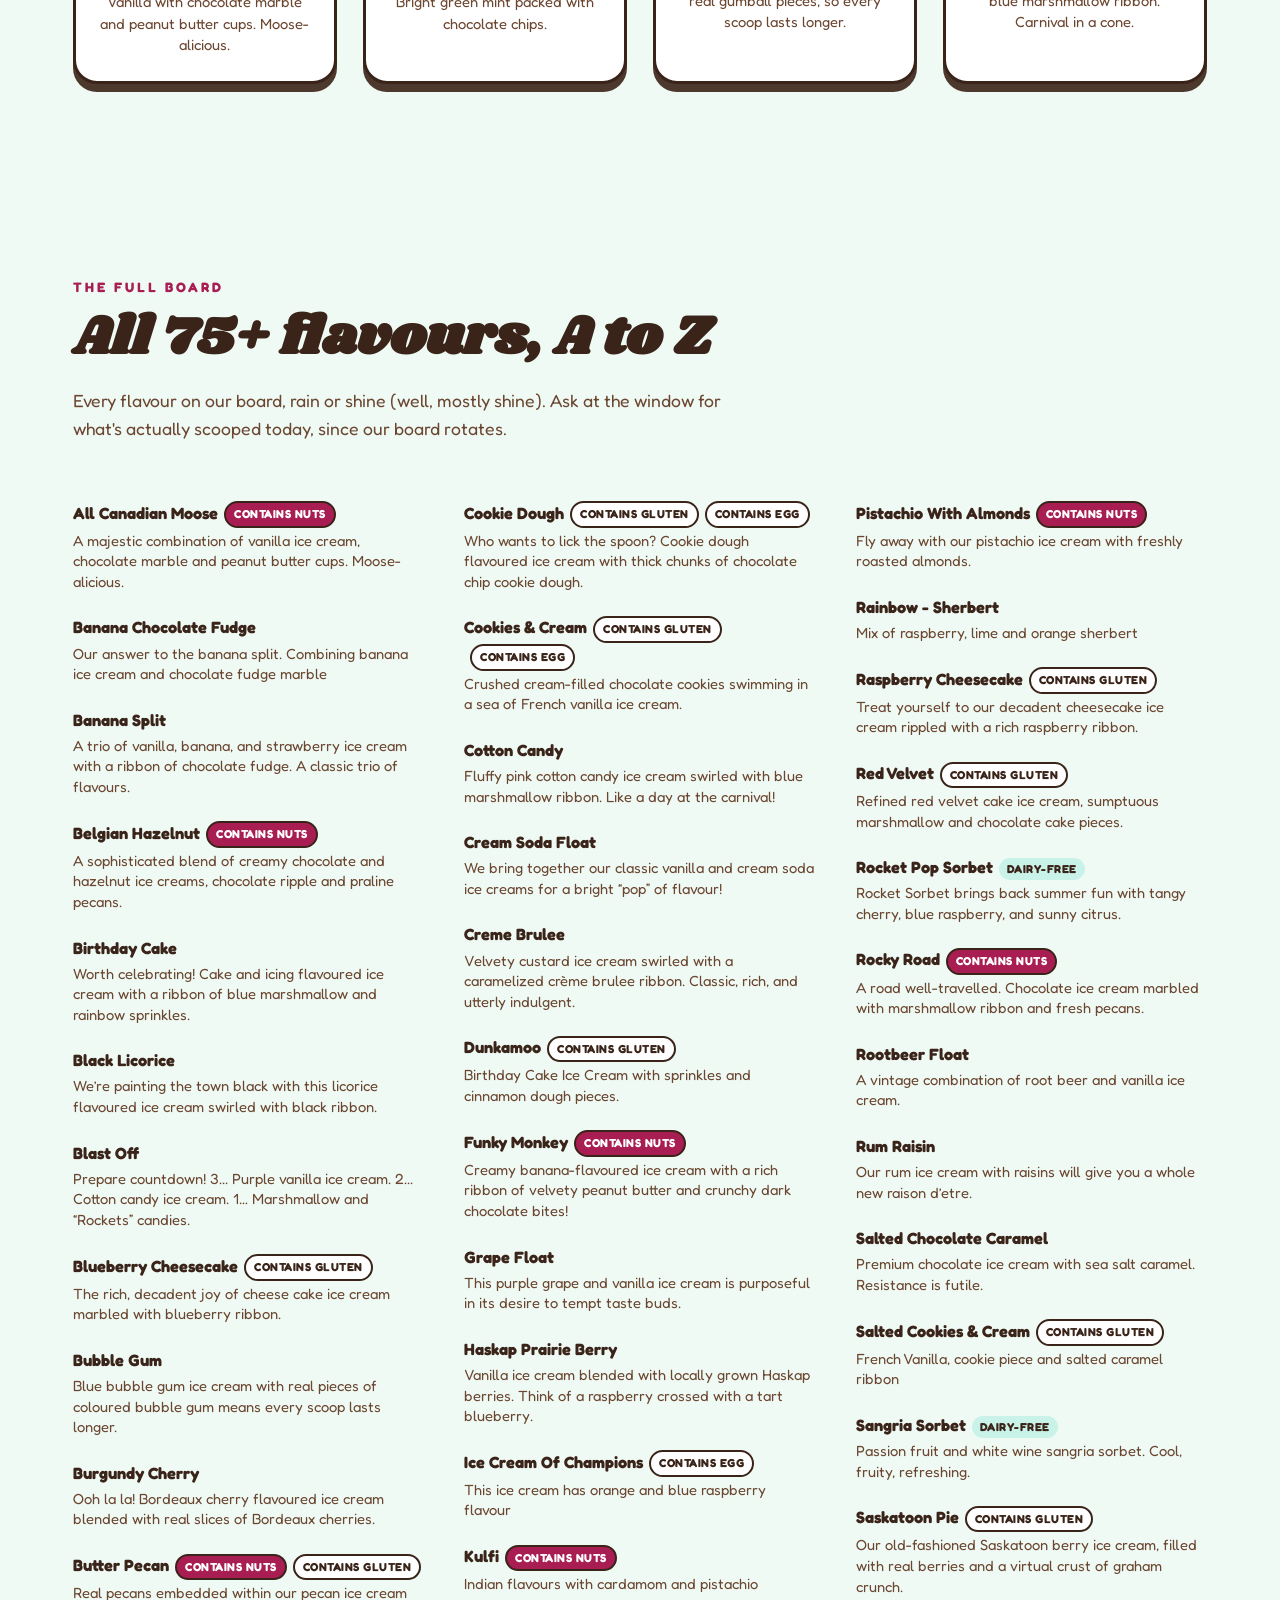
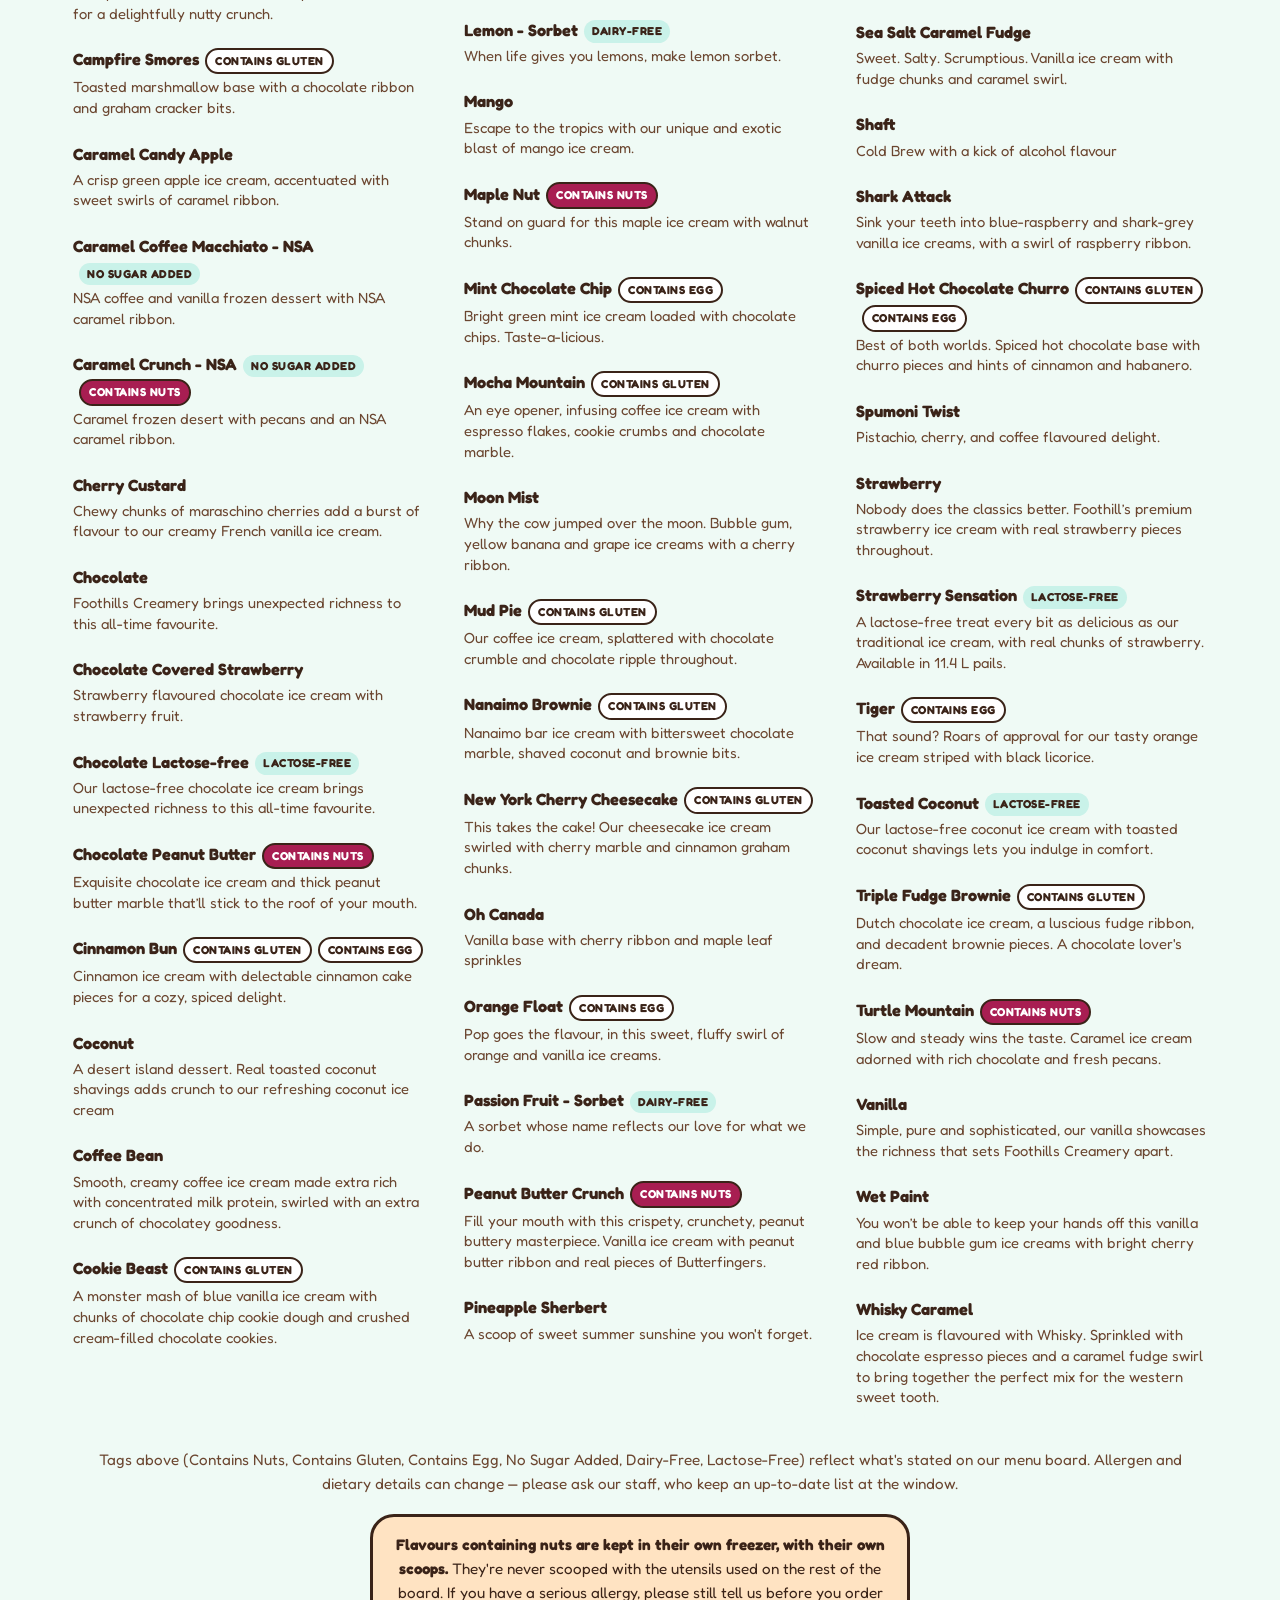
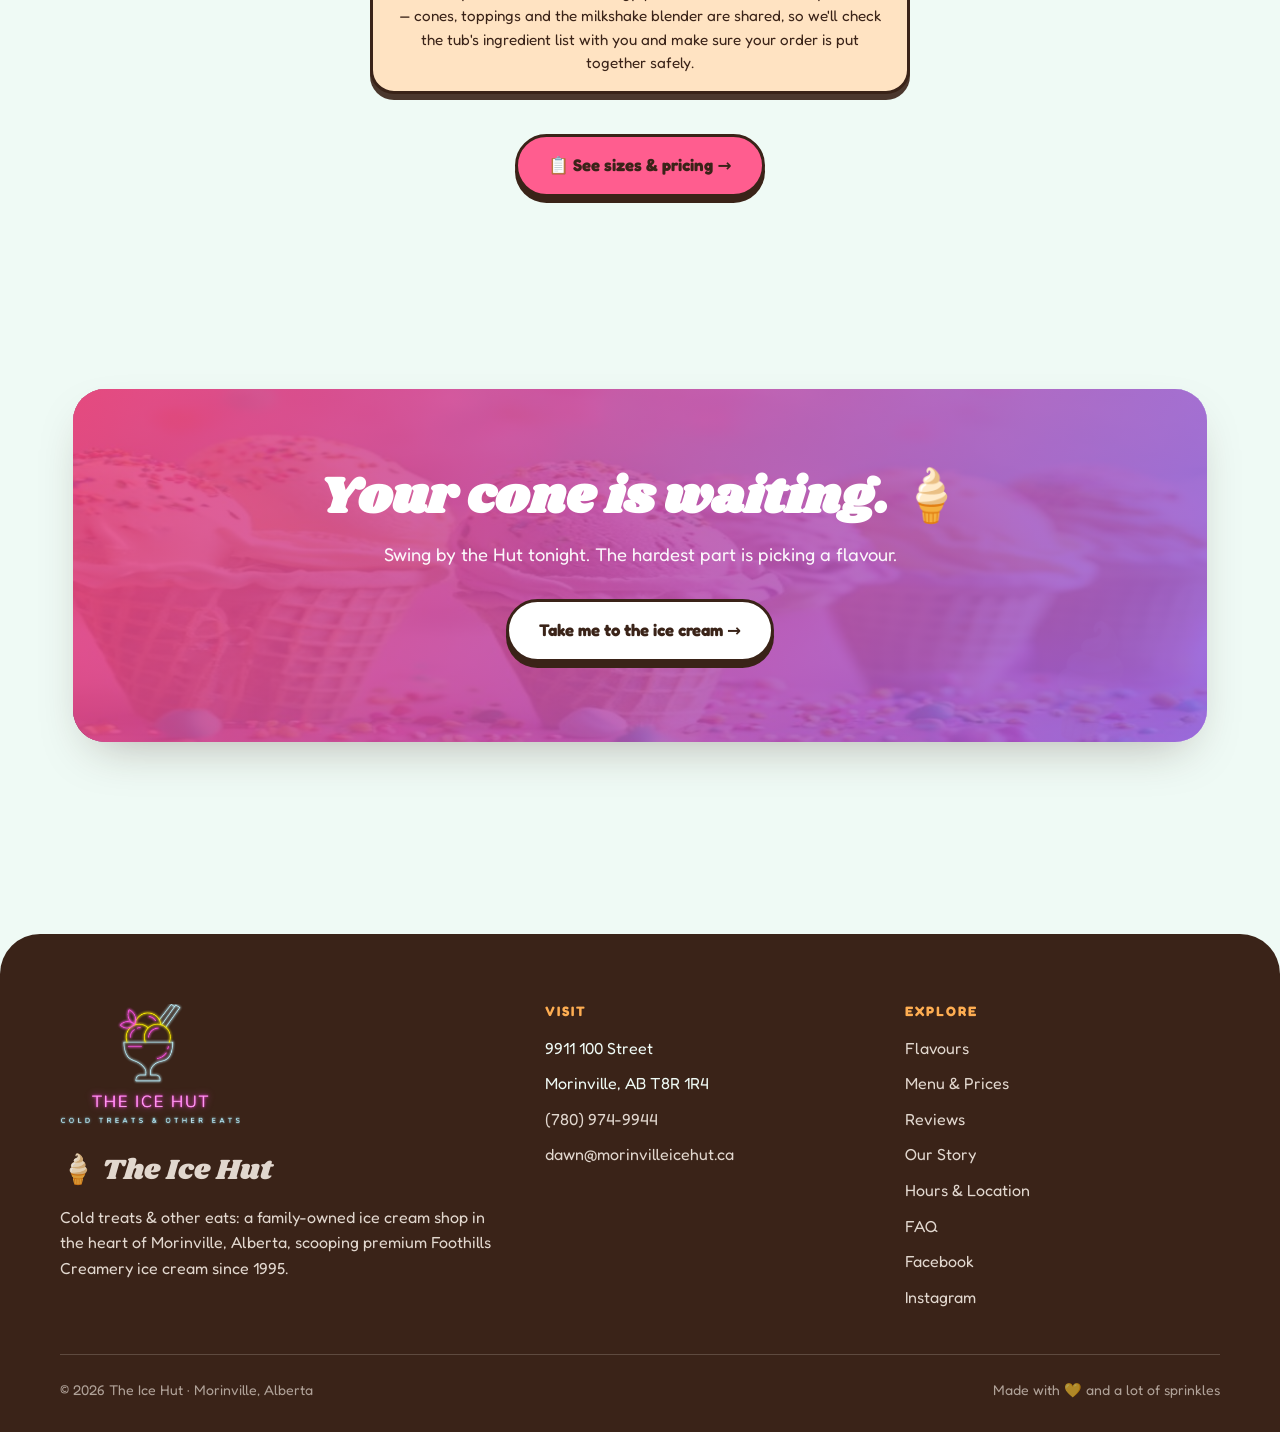
<file: flavours.html>
<!DOCTYPE html>
<html lang="en-CA">
<head>
  <meta charset="UTF-8" />
  <meta name="viewport" content="width=device-width, initial-scale=1.0" />
  <meta name="theme-color" content="#FF5D8F" />
  <meta name="geo.region" content="CA-AB" />
  <meta name="geo.placename" content="Morinville" />

  <link rel="icon" type="image/png" sizes="32x32" href="images/icon-32.png" />
  <link rel="icon" type="image/png" sizes="16x16" href="images/icon-16.png" />
  <link rel="apple-touch-icon" sizes="180x180" href="images/icon-180.png" />
  <link rel="manifest" href="manifest.webmanifest" />

  <link rel="preconnect" href="https://fonts.googleapis.com" />
  <link rel="preconnect" href="https://fonts.gstatic.com" crossorigin />
  <link href="https://fonts.googleapis.com/css2?family=Shrikhand&family=Fredoka:wght@400;500;600;700&display=swap" rel="stylesheet" />

  <link rel="stylesheet" href="styles.css" />
  <title>Ice Cream Flavours | The Ice Hut Morinville (75+ Flavours)</title>
  <meta name="description" content="See all 75+ ice cream flavours at The Ice Hut in Morinville, Alberta: Chocolate Peanut Butter, Tiger, Sea Salt Caramel Fudge, Saskatoon Pie, sorbets, and more. Premium Foothills Creamery, scooped fresh." />
  <link rel="canonical" href="https://morinvilleicehut.ca/flavours.html" />
  <meta name="robots" content="index, follow, max-image-preview:large" />

  <meta property="og:type" content="website" />
  <meta property="og:site_name" content="The Ice Hut" />
  <meta property="og:title" content="75+ Ice Cream Flavours | The Ice Hut Morinville" />
  <meta property="og:description" content="From Chocolate Peanut Butter to Saskatoon Pie: every flavour at The Ice Hut, Morinville's ice cream shop since 1995." />
  <meta property="og:url" content="https://morinvilleicehut.ca/flavours.html" />
  <meta property="og:image" content="https://morinvilleicehut.ca/og-image.png" />
  <meta property="og:image:width" content="1200" />
  <meta property="og:image:height" content="630" />
  <meta property="og:image:alt" content="A towering triple-scoop ice cream cone from The Ice Hut" />
  <meta property="og:locale" content="en_CA" />

  <meta name="twitter:card" content="summary_large_image" />
  <meta name="twitter:title" content="75+ Ice Cream Flavours | The Ice Hut Morinville" />
  <meta name="twitter:description" content="From Chocolate Peanut Butter to Saskatoon Pie: every flavour at The Ice Hut, Morinville's ice cream shop since 1995." />
  <meta name="twitter:image" content="https://morinvilleicehut.ca/og-image.png" />
  <meta name="twitter:image:alt" content="A towering triple-scoop ice cream cone from The Ice Hut" />
  <script type="application/ld+json">
{
  "@context": "https://schema.org",
  "@graph": [
    {
      "@type": "IceCreamShop",
      "@id": "https://morinvilleicehut.ca/#business",
      "name": "The Ice Hut",
      "alternateName": "Morinville Ice Hut",
      "slogan": "Cold Treats & Other Eats",
      "description": "Family-owned ice cream shop in Morinville, Alberta, serving premium Foothills Creamery ice cream since 1995. Known for 75+ flavours, generous scoops, milkshakes, ice cream nachos and Puppy Cones for dogs. Cold treats & other eats, open seasonally May through September.",
      "url": "https://morinvilleicehut.ca/",
      "telephone": "+1-780-974-9944",
      "email": "dawn@morinvilleicehut.ca",
      "foundingDate": "1995",
      "priceRange": "$",
      "servesCuisine": "Ice Cream",
      "currenciesAccepted": "CAD",
      "paymentAccepted": "Cash, Credit Card, Debit Card",
      "publicAccess": true,
      "petsAllowed": true,
      "smokingAllowed": false,
      "image": [
        "https://morinvilleicehut.ca/og-image.png",
        "https://morinvilleicehut.ca/images/hero.jpg",
        "https://morinvilleicehut.ca/images/real-fb-cones.jpg"
      ],
      "logo": "https://morinvilleicehut.ca/images/logo.png",
      "address": {
        "@type": "PostalAddress",
        "streetAddress": "9911 100 Street",
        "addressLocality": "Morinville",
        "addressRegion": "AB",
        "postalCode": "T8R 1R4",
        "addressCountry": "CA"
      },
      "geo": {
        "@type": "GeoCoordinates",
        "latitude": 53.7909,
        "longitude": -113.6497
      },
      "hasMap": "https://www.google.com/maps/search/?api=1&query=The+Ice+Hut+9911+100+Street+Morinville+AB",
      "areaServed": {
        "@type": "GeoCircle",
        "geoMidpoint": {
          "@type": "GeoCoordinates",
          "latitude": 53.7909,
          "longitude": -113.6497
        },
        "geoRadius": "40000"
      },
      "openingHoursSpecification": [
        {
          "@type": "OpeningHoursSpecification",
          "dayOfWeek": [
            "Monday",
            "Tuesday",
            "Wednesday",
            "Thursday",
            "Friday"
          ],
          "opens": "15:00",
          "closes": "21:30",
          "validFrom": "2026-05-01",
          "validThrough": "2026-06-30"
        },
        {
          "@type": "OpeningHoursSpecification",
          "dayOfWeek": [
            "Saturday",
            "Sunday"
          ],
          "opens": "12:00",
          "closes": "21:30",
          "validFrom": "2026-05-01",
          "validThrough": "2026-06-30"
        },
        {
          "@type": "OpeningHoursSpecification",
          "dayOfWeek": [
            "Monday",
            "Tuesday",
            "Wednesday",
            "Thursday",
            "Friday",
            "Saturday",
            "Sunday"
          ],
          "opens": "12:00",
          "closes": "21:30",
          "validFrom": "2026-07-01",
          "validThrough": "2026-08-31"
        },
        {
          "@type": "OpeningHoursSpecification",
          "dayOfWeek": [
            "Monday",
            "Tuesday",
            "Wednesday",
            "Thursday",
            "Friday"
          ],
          "opens": "15:00",
          "closes": "21:00",
          "validFrom": "2026-09-01",
          "validThrough": "2026-09-30"
        },
        {
          "@type": "OpeningHoursSpecification",
          "dayOfWeek": [
            "Saturday",
            "Sunday"
          ],
          "opens": "12:00",
          "closes": "21:00",
          "validFrom": "2026-09-01",
          "validThrough": "2026-09-30"
        }
      ],
      "sameAs": [
        "https://www.facebook.com/morinvilleicehut/",
        "https://www.instagram.com/morinvilleicehut/"
      ],
      "hasMenu": {
        "@id": "https://morinvilleicehut.ca/menu.html#menu"
      }
    },
    {
      "@type": "Menu",
      "@id": "https://morinvilleicehut.ca/menu.html#menu",
      "name": "The Ice Hut Menu",
      "inLanguage": "en-CA",
      "hasMenuSection": [
        {
          "@type": "MenuSection",
          "name": "Sizes & Pricing",
          "description": "Regular cone or paper bowl included in scoop pricing. Prices before GST.",
          "hasMenuItem": [
            {
              "@type": "MenuItem",
              "name": "Puppy Cone",
              "description": "A small plain cone made just for dogs.",
              "offers": {
                "@type": "Offer",
                "price": "2.25",
                "priceCurrency": "CAD"
              }
            },
            {
              "@type": "MenuItem",
              "name": "Kids Single",
              "description": "One scoop, kid-sized.",
              "offers": {
                "@type": "Offer",
                "price": "4.50",
                "priceCurrency": "CAD"
              }
            },
            {
              "@type": "MenuItem",
              "name": "Kids Double",
              "description": "Two scoops, kid-sized.",
              "offers": {
                "@type": "Offer",
                "price": "5.50",
                "priceCurrency": "CAD"
              }
            },
            {
              "@type": "MenuItem",
              "name": "Single",
              "description": "One generous scoop, any flavour.",
              "offers": {
                "@type": "Offer",
                "price": "6.50",
                "priceCurrency": "CAD"
              }
            },
            {
              "@type": "MenuItem",
              "name": "Double",
              "description": "Two generous scoops.",
              "offers": {
                "@type": "Offer",
                "price": "7.50",
                "priceCurrency": "CAD"
              }
            },
            {
              "@type": "MenuItem",
              "name": "Giant",
              "description": "Three scoops, three flavours.",
              "offers": {
                "@type": "Offer",
                "price": "9.00",
                "priceCurrency": "CAD"
              }
            },
            {
              "@type": "MenuItem",
              "name": "Waffle or Gluten-Free Cone Upgrade",
              "offers": {
                "@type": "Offer",
                "price": "1.50",
                "priceCurrency": "CAD"
              },
              "suitableForDiet": "https://schema.org/GlutenFreeDiet"
            }
          ]
        },
        {
          "@type": "MenuSection",
          "name": "Other Eats",
          "hasMenuItem": [
            {
              "@type": "MenuItem",
              "name": "Ice Cream Nachos",
              "description": "A shareable plate of ice cream loaded with toppings.",
              "offers": {
                "@type": "Offer",
                "price": "9.75",
                "priceCurrency": "CAD"
              }
            },
            {
              "@type": "MenuItem",
              "name": "Ice Cream Float",
              "offers": {
                "@type": "Offer",
                "price": "8.50",
                "priceCurrency": "CAD"
              }
            },
            {
              "@type": "MenuItem",
              "name": "Milkshake 24oz",
              "offers": {
                "@type": "Offer",
                "price": "9.00",
                "priceCurrency": "CAD"
              }
            },
            {
              "@type": "MenuItem",
              "name": "Milkshake 32oz",
              "offers": {
                "@type": "Offer",
                "price": "11.00",
                "priceCurrency": "CAD"
              }
            },
            {
              "@type": "MenuItem",
              "name": "Sprinkles",
              "offers": {
                "@type": "Offer",
                "price": "0.50",
                "priceCurrency": "CAD"
              }
            },
            {
              "@type": "MenuItem",
              "name": "Crumble Topping",
              "offers": {
                "@type": "Offer",
                "price": "1.00",
                "priceCurrency": "CAD"
              }
            }
          ]
        },
        {
          "@type": "MenuSection",
          "name": "Drinks",
          "hasMenuItem": [
            {
              "@type": "MenuItem",
              "name": "Water",
              "offers": {
                "@type": "Offer",
                "price": "2.00",
                "priceCurrency": "CAD"
              }
            },
            {
              "@type": "MenuItem",
              "name": "Bottled Pop",
              "description": "Berry Lemonade, Coke, Cream Soda, Orange Cream, Rootbeer, Strawberry Lime, Iced Tea, or Lemonade.",
              "offers": {
                "@type": "Offer",
                "price": "3.00",
                "priceCurrency": "CAD"
              }
            }
          ]
        },
        {
          "@type": "MenuSection",
          "name": "Flavours",
          "description": "75+ rotating flavours; price follows the size ordered, not the flavour.",
          "hasMenuItem": [
            {
              "@type": "MenuItem",
              "name": "All Canadian Moose",
              "description": "A majestic combination of vanilla ice cream, chocolate marble and peanut butter cups. Moose-alicious."
            },
            {
              "@type": "MenuItem",
              "name": "Banana Chocolate Fudge",
              "description": "Our answer to the banana split. Combining banana ice cream and chocolate fudge marble"
            },
            {
              "@type": "MenuItem",
              "name": "Banana Split",
              "description": "A trio of vanilla, banana, and strawberry ice cream with a ribbon of chocolate fudge. A classic trio of flavours."
            },
            {
              "@type": "MenuItem",
              "name": "Belgian Hazelnut",
              "description": "A sophisticated blend of creamy chocolate and hazelnut ice creams, chocolate ripple and praline pecans."
            },
            {
              "@type": "MenuItem",
              "name": "Birthday Cake",
              "description": "Worth celebrating! Cake and icing flavoured ice cream with a ribbon of blue marshmallow and rainbow sprinkles."
            },
            {
              "@type": "MenuItem",
              "name": "Black Licorice",
              "description": "We\u2019re painting the town black with this licorice flavoured ice cream swirled with black ribbon."
            },
            {
              "@type": "MenuItem",
              "name": "Blast Off",
              "description": "Prepare countdown! 3... Purple vanilla ice cream. 2... Cotton candy ice cream. 1\u2026 Marshmallow and \u201cRockets\u201d candies."
            },
            {
              "@type": "MenuItem",
              "name": "Blueberry Cheesecake",
              "description": "The rich, decadent joy of cheese cake ice cream marbled with blueberry ribbon."
            },
            {
              "@type": "MenuItem",
              "name": "Bubble Gum",
              "description": "Blue bubble gum ice cream with real pieces of coloured bubble gum means every scoop lasts longer."
            },
            {
              "@type": "MenuItem",
              "name": "Burgundy Cherry",
              "description": "Ooh la la! Bordeaux cherry flavoured ice cream blended with real slices of Bordeaux cherries."
            },
            {
              "@type": "MenuItem",
              "name": "Butter Pecan",
              "description": "Real pecans embedded within our pecan ice cream for a delightfully nutty crunch."
            },
            {
              "@type": "MenuItem",
              "name": "Campfire Smores",
              "description": "Toasted marshmallow base with a chocolate ribbon and graham cracker bits."
            },
            {
              "@type": "MenuItem",
              "name": "Caramel Candy Apple",
              "description": "A crisp green apple ice cream, accentuated with sweet swirls of caramel ribbon."
            },
            {
              "@type": "MenuItem",
              "name": "Caramel Coffee Macchiato - NSA",
              "description": "NSA coffee and vanilla frozen dessert with NSA caramel ribbon."
            },
            {
              "@type": "MenuItem",
              "name": "Caramel Crunch - NSA",
              "description": "Caramel frozen desert with pecans and an NSA caramel ribbon."
            },
            {
              "@type": "MenuItem",
              "name": "Cherry Custard",
              "description": "Chewy chunks of maraschino cherries add a burst of flavour to our creamy French vanilla ice cream."
            },
            {
              "@type": "MenuItem",
              "name": "Chocolate",
              "description": "Foothills Creamery brings unexpected richness to this all-time favourite."
            },
            {
              "@type": "MenuItem",
              "name": "Chocolate Covered Strawberry",
              "description": "Strawberry flavoured chocolate ice cream with strawberry fruit."
            },
            {
              "@type": "MenuItem",
              "name": "Chocolate Lactose-free",
              "description": "Our lactose-free chocolate ice cream brings unexpected richness to this all-time favourite."
            },
            {
              "@type": "MenuItem",
              "name": "Chocolate Peanut Butter",
              "description": "Exquisite chocolate ice cream and thick peanut butter marble that\u2019ll stick to the roof of your mouth."
            },
            {
              "@type": "MenuItem",
              "name": "Cinnamon Bun",
              "description": "Cinnamon ice cream with delectable cinnamon cake pieces for a cozy, spiced delight."
            },
            {
              "@type": "MenuItem",
              "name": "Coconut",
              "description": "A desert island dessert. Real toasted coconut shavings adds crunch to our refreshing coconut ice cream"
            },
            {
              "@type": "MenuItem",
              "name": "Coffee Bean",
              "description": "Smooth, creamy coffee ice cream made extra rich with concentrated milk protein, swirled with an extra crunch of chocolatey goodness."
            },
            {
              "@type": "MenuItem",
              "name": "Cookie Beast",
              "description": "A monster mash of blue vanilla ice cream with chunks of chocolate chip cookie dough and crushed cream-filled chocolate cookies."
            },
            {
              "@type": "MenuItem",
              "name": "Cookie Dough",
              "description": "Who wants to lick the spoon? Cookie dough flavoured ice cream with thick chunks of chocolate chip cookie dough."
            },
            {
              "@type": "MenuItem",
              "name": "Cookies & Cream",
              "description": "Crushed cream-filled chocolate cookies swimming in a sea of French vanilla ice cream."
            },
            {
              "@type": "MenuItem",
              "name": "Cotton Candy",
              "description": "Fluffy pink cotton candy ice cream swirled with blue marshmallow ribbon. Like a day at the carnival!"
            },
            {
              "@type": "MenuItem",
              "name": "Cream Soda Float",
              "description": "We bring together our classic vanilla and cream soda ice creams for a bright \u201cpop\u201d of flavour!"
            },
            {
              "@type": "MenuItem",
              "name": "Creme Brulee",
              "description": "Velvety custard ice cream swirled with a caramelized cr\u00e8me brulee ribbon. Classic, rich, and utterly indulgent."
            },
            {
              "@type": "MenuItem",
              "name": "Dunkamoo",
              "description": "Birthday Cake Ice Cream with sprinkles and cinnamon dough pieces."
            },
            {
              "@type": "MenuItem",
              "name": "Funky Monkey",
              "description": "Creamy banana-flavoured ice cream with a rich ribbon of velvety peanut butter and crunchy dark chocolate bites!"
            },
            {
              "@type": "MenuItem",
              "name": "Grape Float",
              "description": "This purple grape and vanilla ice cream is purposeful in its desire to tempt taste buds."
            },
            {
              "@type": "MenuItem",
              "name": "Haskap Prairie Berry",
              "description": "Vanilla ice cream blended with locally grown Haskap berries. Think of a raspberry crossed with a tart blueberry."
            },
            {
              "@type": "MenuItem",
              "name": "Ice Cream Of Champions",
              "description": "This ice cream has orange and blue raspberry flavour"
            },
            {
              "@type": "MenuItem",
              "name": "Kulfi",
              "description": "Indian flavours with cardamom and pistachio"
            },
            {
              "@type": "MenuItem",
              "name": "Lemon - Sorbet",
              "description": "When life gives you lemons, make lemon sorbet."
            },
            {
              "@type": "MenuItem",
              "name": "Mango",
              "description": "Escape to the tropics with our unique and exotic blast of mango ice cream."
            },
            {
              "@type": "MenuItem",
              "name": "Maple Nut",
              "description": "Stand on guard for this maple ice cream with walnut chunks."
            },
            {
              "@type": "MenuItem",
              "name": "Mint Chocolate Chip",
              "description": "Bright green mint ice cream loaded with chocolate chips. Taste-a-licious."
            },
            {
              "@type": "MenuItem",
              "name": "Mocha Mountain",
              "description": "An eye opener, infusing coffee ice cream with espresso flakes, cookie crumbs and chocolate marble."
            },
            {
              "@type": "MenuItem",
              "name": "Moon Mist",
              "description": "Why the cow jumped over the moon. Bubble gum, yellow banana and grape ice creams with a cherry ribbon."
            },
            {
              "@type": "MenuItem",
              "name": "Mud Pie",
              "description": "Our coffee ice cream, splattered with chocolate crumble and chocolate ripple throughout."
            },
            {
              "@type": "MenuItem",
              "name": "Nanaimo Brownie",
              "description": "Nanaimo bar ice cream with bittersweet chocolate marble, shaved coconut and brownie bits."
            },
            {
              "@type": "MenuItem",
              "name": "New York Cherry Cheesecake",
              "description": "This takes the cake! Our cheesecake ice cream swirled with cherry marble and cinnamon graham chunks."
            },
            {
              "@type": "MenuItem",
              "name": "Oh Canada",
              "description": "Vanilla base with cherry ribbon and maple leaf sprinkles"
            },
            {
              "@type": "MenuItem",
              "name": "Orange Float",
              "description": "Pop goes the flavour, in this sweet, fluffy swirl of orange and vanilla ice creams."
            },
            {
              "@type": "MenuItem",
              "name": "Passion Fruit - Sorbet",
              "description": "A sorbet whose name reflects our love for what we do."
            },
            {
              "@type": "MenuItem",
              "name": "Peanut Butter Crunch",
              "description": "Fill your mouth with this crispety, crunchety, peanut buttery masterpiece. Vanilla ice cream with peanut butter ribbon and real pieces of Butterfingers."
            },
            {
              "@type": "MenuItem",
              "name": "Pineapple Sherbert",
              "description": "A scoop of sweet summer sunshine you won't forget."
            },
            {
              "@type": "MenuItem",
              "name": "Pistachio With Almonds",
              "description": "Fly away with our pistachio ice cream with freshly roasted almonds."
            },
            {
              "@type": "MenuItem",
              "name": "Rainbow - Sherbert",
              "description": "Mix of raspberry, lime and orange sherbert"
            },
            {
              "@type": "MenuItem",
              "name": "Raspberry Cheesecake",
              "description": "Treat yourself to our decadent cheesecake ice cream rippled with a rich raspberry ribbon."
            },
            {
              "@type": "MenuItem",
              "name": "Red Velvet",
              "description": "Refined red velvet cake ice cream, sumptuous marshmallow and chocolate cake pieces."
            },
            {
              "@type": "MenuItem",
              "name": "Rocket Pop Sorbet",
              "description": "Rocket Sorbet brings back summer fun with tangy cherry, blue raspberry, and sunny citrus."
            },
            {
              "@type": "MenuItem",
              "name": "Rocky Road",
              "description": "A road well-travelled. Chocolate ice cream marbled with marshmallow ribbon and fresh pecans."
            },
            {
              "@type": "MenuItem",
              "name": "Rootbeer Float",
              "description": "A vintage combination of root beer and vanilla ice cream."
            },
            {
              "@type": "MenuItem",
              "name": "Rum Raisin",
              "description": "Our rum ice cream with raisins will give you a whole new raison d\u2019etre."
            },
            {
              "@type": "MenuItem",
              "name": "Salted Chocolate Caramel",
              "description": "Premium chocolate ice cream with sea salt caramel. Resistance is futile."
            },
            {
              "@type": "MenuItem",
              "name": "Salted Cookies & Cream",
              "description": "French Vanilla, cookie piece and salted caramel ribbon"
            },
            {
              "@type": "MenuItem",
              "name": "Sangria Sorbet",
              "description": "Passion fruit and white wine sangria sorbet. Cool, fruity, refreshing."
            },
            {
              "@type": "MenuItem",
              "name": "Saskatoon Pie",
              "description": "Our old-fashioned Saskatoon berry ice cream, filled with real berries and a virtual crust of graham crunch."
            },
            {
              "@type": "MenuItem",
              "name": "Sea Salt Caramel Fudge",
              "description": "Sweet. Salty. Scrumptious. Vanilla ice cream with fudge chunks and caramel swirl."
            },
            {
              "@type": "MenuItem",
              "name": "Shaft",
              "description": "Cold Brew with a kick of alcohol flavour"
            },
            {
              "@type": "MenuItem",
              "name": "Shark Attack",
              "description": "Sink your teeth into blue-raspberry and shark-grey vanilla ice creams, with a swirl of raspberry ribbon."
            },
            {
              "@type": "MenuItem",
              "name": "Spiced Hot Chocolate Churro",
              "description": "Best of both worlds. Spiced hot chocolate base with churro pieces and hints of cinnamon and habanero."
            },
            {
              "@type": "MenuItem",
              "name": "Spumoni Twist",
              "description": "Pistachio, cherry, and coffee flavoured delight."
            },
            {
              "@type": "MenuItem",
              "name": "Strawberry",
              "description": "Nobody does the classics better. Foothill\u2019s premium strawberry ice cream with real strawberry pieces throughout."
            },
            {
              "@type": "MenuItem",
              "name": "Strawberry Sensation",
              "description": "A lactose-free treat every bit as delicious as our traditional ice cream, with real chunks of strawberry. Available in 11.4 L pails."
            },
            {
              "@type": "MenuItem",
              "name": "Tiger",
              "description": "That sound? Roars of approval for our tasty orange ice cream striped with black licorice."
            },
            {
              "@type": "MenuItem",
              "name": "Toasted Coconut",
              "description": "Our lactose-free coconut ice cream with toasted coconut shavings lets you indulge in comfort."
            },
            {
              "@type": "MenuItem",
              "name": "Triple Fudge Brownie",
              "description": "Dutch chocolate ice cream, a luscious fudge ribbon, and decadent brownie pieces. A chocolate lover's dream."
            },
            {
              "@type": "MenuItem",
              "name": "Turtle Mountain",
              "description": "Slow and steady wins the taste. Caramel ice cream adorned with rich chocolate and fresh pecans."
            },
            {
              "@type": "MenuItem",
              "name": "Vanilla",
              "description": "Simple, pure and sophisticated, our vanilla showcases the richness that sets Foothills Creamery apart."
            },
            {
              "@type": "MenuItem",
              "name": "Wet Paint",
              "description": "You won\u2019t be able to keep your hands off this vanilla and blue bubble gum ice creams with bright cherry red ribbon."
            },
            {
              "@type": "MenuItem",
              "name": "Whisky Caramel",
              "description": "Ice cream is flavoured with Whisky. Sprinkled with chocolate espresso pieces and a caramel fudge swirl to bring together the perfect mix for the western sweet tooth."
            }
          ]
        }
      ]
    },
    {
      "@type": "BreadcrumbList",
      "itemListElement": [
        {
          "@type": "ListItem",
          "position": 1,
          "name": "Home",
          "item": "https://morinvilleicehut.ca/"
        },
        {
          "@type": "ListItem",
          "position": 2,
          "name": "Flavours"
        }
      ]
    },
    {
      "@type": "WebPage",
      "@id": "https://morinvilleicehut.ca/flavours.html#webpage",
      "url": "https://morinvilleicehut.ca/flavours.html",
      "name": "Ice Cream Flavours | The Ice Hut Morinville",
      "about": {
        "@id": "https://morinvilleicehut.ca/#business"
      },
      "inLanguage": "en-CA",
      "dateModified": "2026-07-25"
    }
  ]
}
  </script>
</head>
<body>
  <a class="skip-link" href="#main">Skip to content</a>

  <!-- ============ Header ============ -->
  <header class="site-header" id="header">
    <div class="wrap nav">
      <a class="brand" href="index.html" aria-label="The Ice Hut, home">
        <span class="cone-mark" aria-hidden="true">🍦</span> The Ice Hut
      </a>
      <nav aria-label="Main navigation" style="display:flex;align-items:center;gap:14px;">
        <ul class="nav-links" id="navLinks">
          <li><a href="flavours.html" aria-current="page">Flavours</a></li>
          <li><a href="menu.html">Menu</a></li>
          <li><a href="reviews.html">Reviews</a></li>
          <li><a href="story.html">Our Story</a></li>
          <li><a href="visit.html">Visit</a></li>
          <li><a href="faq.html">FAQ</a></li>
        </ul>
        <span class="status-pill" id="statusPill" role="status">
          <span class="status-dot" id="statusDot"></span>
          <span id="statusText">Checking hours…</span>
        </span>
        <button class="menu-toggle" id="menuToggle" aria-label="Toggle menu" aria-expanded="false">☰</button>
      </nav>
    </div>
  </header>
    <nav class="breadcrumb-nav wrap" aria-label="Breadcrumb">
      <a href="index.html">Home</a> <span aria-hidden="true">/</span> <span aria-current="page">Flavours</span>
    </nav>

  <main id="main">
    <section class="page-hero">
      <div class="wrap">
        <h1>Ice Cream Flavours in Morinville</h1>
        <p>75+ rotating flavours of premium Foothills Creamery ice cream, churned right here in Alberta. Sorbets, sherbets, lactose-free and no-sugar-added options too, all scooped at 9911 100 Street.</p>
      </div>
    </section>

    <section aria-labelledby="featured-title">
      <div class="wrap">
        <div class="reveal">
          <p class="section-kicker">The good stuff</p>
          <h2 class="section-title" id="featured-title">Fan favourites 🚗</h2>
          <p class="section-sub">Eight flavours our regulars ask for by name.</p>
        </div>

        <div class="fotw-banner reveal" role="note">
          <span class="fotw-star" aria-hidden="true">🌟</span>
          <span>Flavour of the week: <strong id="fotw">Salted Caramel</strong>. Ask for a taste at the window!</span>
        </div>

        <div class="flavours-grid reveal-stagger">
          <article class="flavour-card" data-flavour="chocolate-peanut-butter">
            <figure class="flavour-photo"><img loading="lazy" src="images/flavour-pb-chocolate.jpg" alt="Scoop of chocolate peanut butter swirl ice cream in a waffle cone" width="800" height="800" onerror="this.parentElement.remove()" /></figure>
            <h3>Chocolate Peanut Butter<span class="diet-tag diet-tag--nuts">Contains nuts</span></h3>
            <p>Rich chocolate ice cream with a thick peanut butter marble. The local legend.</p>
          </article>
          <article class="flavour-card" data-flavour="new-york-cherry-cheesecake">
            <figure class="flavour-photo"><img loading="lazy" src="images/flavour-cherry-cheesecake.jpg" alt="Scoop of cherry cheesecake ice cream with graham crumble in a waffle cone" width="800" height="800" onerror="this.parentElement.remove()" /></figure>
            <h3>New York Cherry Cheesecake<span class="diet-tag diet-tag--gluten">Contains gluten</span></h3>
            <p>Cheesecake ice cream with cherry swirls and cinnamon graham chunks.</p>
          </article>
          <article class="flavour-card" data-flavour="sea-salt-caramel-fudge">
            <figure class="flavour-photo"><img loading="lazy" src="images/flavour-salted-caramel.jpg" alt="Scoop of salted caramel ice cream with caramel drizzle in a waffle cone" width="800" height="800" onerror="this.parentElement.remove()" /></figure>
            <h3>Sea Salt Caramel Fudge</h3>
            <p>Vanilla loaded with fudge chunks and a salty caramel swirl.</p>
          </article>
          <article class="flavour-card" data-flavour="tiger">
            <figure class="flavour-photo"><img loading="lazy" src="images/flavour-tiger-tail.jpg" alt="Scoop of orange and black licorice tiger tail ice cream in a waffle cone" width="800" height="800" onerror="this.parentElement.remove()" /></figure>
            <h3>Tiger<span class="diet-tag diet-tag--eggs">Contains egg</span></h3>
            <p>Orange ice cream with bold black licorice stripes. The roaring classic.</p>
          </article>
          <article class="flavour-card" data-flavour="all-canadian-moose">
            <figure class="flavour-photo"><img loading="lazy" src="images/flavour-moose-tracks.jpg" alt="Scoop of moose tracks ice cream with fudge and peanut butter cups" width="800" height="800" onerror="this.parentElement.remove()" /></figure>
            <h3>All Canadian Moose<span class="diet-tag diet-tag--nuts">Contains nuts</span></h3>
            <p>Vanilla with chocolate marble and peanut butter cups. Moose-alicious.</p>
          </article>
          <article class="flavour-card" data-flavour="mint-chocolate-chip">
            <figure class="flavour-photo"><img loading="lazy" src="images/flavour-mint-chip.jpg" alt="Scoop of mint chocolate chip ice cream in a waffle cone" width="800" height="800" onerror="this.parentElement.remove()" /></figure>
            <h3>Mint Chocolate Chip<span class="diet-tag diet-tag--eggs">Contains egg</span></h3>
            <p>Bright green mint packed with chocolate chips.</p>
          </article>
          <article class="flavour-card" data-flavour="bubble-gum">
            <figure class="flavour-photo"><img loading="lazy" src="images/flavour-bubblegum.jpg" alt="Scoop of bright blue bubblegum ice cream with gumballs" width="800" height="800" onerror="this.parentElement.remove()" /></figure>
            <h3>Bubble Gum</h3>
            <p>Blue bubble gum ice cream with real gumball pieces, so every scoop lasts longer.</p>
          </article>
          <article class="flavour-card" data-flavour="cotton-candy">
            <figure class="flavour-photo"><img loading="lazy" src="images/flavour-cotton-candy.jpg" alt="Scoop of pink and blue swirled cotton candy ice cream" width="800" height="800" onerror="this.parentElement.remove()" /></figure>
            <h3>Cotton Candy</h3>
            <p>Pink cotton candy swirled with blue marshmallow ribbon. Carnival in a cone.</p>
          </article>
        </div>
      </div>
    </section>

    <section aria-labelledby="all-flavours-title">
      <div class="wrap">
        <div class="reveal">
          <p class="section-kicker">The full board</p>
          <h2 class="section-title" id="all-flavours-title">All 75+ flavours, A to Z</h2>
          <p class="section-sub">Every flavour on our board, rain or shine (well, mostly shine). Ask at the window for what's actually scooped today, since our board rotates.</p>
          <p id="stockNote" hidden></p>
        </div>
        <dl class="flavour-index reveal">
          <div class="flavour-index-item" data-flavour="all-canadian-moose"><dt>All Canadian Moose<span class="diet-tag diet-tag--nuts">Contains nuts</span></dt><dd>A majestic combination of vanilla ice cream, chocolate marble and peanut butter cups. Moose-alicious.</dd></div>
          <div class="flavour-index-item" data-flavour="banana-chocolate-fudge"><dt>Banana Chocolate Fudge</dt><dd>Our answer to the banana split. Combining banana ice cream and chocolate fudge marble</dd></div>
          <div class="flavour-index-item" data-flavour="banana-split"><dt>Banana Split</dt><dd>A trio of vanilla, banana, and strawberry ice cream with a ribbon of chocolate fudge. A classic trio of flavours.</dd></div>
          <div class="flavour-index-item" data-flavour="belgian-hazelnut"><dt>Belgian Hazelnut<span class="diet-tag diet-tag--nuts">Contains nuts</span></dt><dd>A sophisticated blend of creamy chocolate and hazelnut ice creams, chocolate ripple and praline pecans.</dd></div>
          <div class="flavour-index-item" data-flavour="birthday-cake"><dt>Birthday Cake</dt><dd>Worth celebrating! Cake and icing flavoured ice cream with a ribbon of blue marshmallow and rainbow sprinkles.</dd></div>
          <div class="flavour-index-item" data-flavour="black-licorice"><dt>Black Licorice</dt><dd>We’re painting the town black with this licorice flavoured ice cream swirled with black ribbon.</dd></div>
          <div class="flavour-index-item" data-flavour="blast-off"><dt>Blast Off</dt><dd>Prepare countdown! 3... Purple vanilla ice cream. 2... Cotton candy ice cream. 1… Marshmallow and “Rockets” candies.</dd></div>
          <div class="flavour-index-item" data-flavour="blueberry-cheesecake"><dt>Blueberry Cheesecake<span class="diet-tag diet-tag--gluten">Contains gluten</span></dt><dd>The rich, decadent joy of cheese cake ice cream marbled with blueberry ribbon.</dd></div>
          <div class="flavour-index-item" data-flavour="bubble-gum"><dt>Bubble Gum</dt><dd>Blue bubble gum ice cream with real pieces of coloured bubble gum means every scoop lasts longer.</dd></div>
          <div class="flavour-index-item" data-flavour="burgundy-cherry"><dt>Burgundy Cherry</dt><dd>Ooh la la! Bordeaux cherry flavoured ice cream blended with real slices of Bordeaux cherries.</dd></div>
          <div class="flavour-index-item" data-flavour="butter-pecan"><dt>Butter Pecan<span class="diet-tag diet-tag--nuts">Contains nuts</span><span class="diet-tag diet-tag--gluten">Contains gluten</span></dt><dd>Real pecans embedded within our pecan ice cream for a delightfully nutty crunch.</dd></div>
          <div class="flavour-index-item" data-flavour="campfire-smores"><dt>Campfire Smores<span class="diet-tag diet-tag--gluten">Contains gluten</span></dt><dd>Toasted marshmallow base with a chocolate ribbon and graham cracker bits.</dd></div>
          <div class="flavour-index-item" data-flavour="caramel-candy-apple"><dt>Caramel Candy Apple</dt><dd>A crisp green apple ice cream, accentuated with sweet swirls of caramel ribbon.</dd></div>
          <div class="flavour-index-item" data-flavour="caramel-coffee-macchiato-nsa"><dt>Caramel Coffee Macchiato - NSA<span class="diet-tag">No Sugar Added</span></dt><dd>NSA coffee and vanilla frozen dessert with NSA caramel ribbon.</dd></div>
          <div class="flavour-index-item" data-flavour="caramel-crunch-nsa"><dt>Caramel Crunch - NSA<span class="diet-tag">No Sugar Added</span><span class="diet-tag diet-tag--nuts">Contains nuts</span></dt><dd>Caramel frozen desert with pecans and an NSA caramel ribbon.</dd></div>
          <div class="flavour-index-item" data-flavour="cherry-custard"><dt>Cherry Custard</dt><dd>Chewy chunks of maraschino cherries add a burst of flavour to our creamy French vanilla ice cream.</dd></div>
          <div class="flavour-index-item" data-flavour="chocolate"><dt>Chocolate</dt><dd>Foothills Creamery brings unexpected richness to this all-time favourite.</dd></div>
          <div class="flavour-index-item" data-flavour="chocolate-covered-strawberry"><dt>Chocolate Covered Strawberry</dt><dd>Strawberry flavoured chocolate ice cream with strawberry fruit.</dd></div>
          <div class="flavour-index-item" data-flavour="chocolate-lactose-free"><dt>Chocolate Lactose-free<span class="diet-tag">Lactose-Free</span></dt><dd>Our lactose-free chocolate ice cream brings unexpected richness to this all-time favourite.</dd></div>
          <div class="flavour-index-item" data-flavour="chocolate-peanut-butter"><dt>Chocolate Peanut Butter<span class="diet-tag diet-tag--nuts">Contains nuts</span></dt><dd>Exquisite chocolate ice cream and thick peanut butter marble that’ll stick to the roof of your mouth.</dd></div>
          <div class="flavour-index-item" data-flavour="cinnamon-bun"><dt>Cinnamon Bun<span class="diet-tag diet-tag--gluten">Contains gluten</span><span class="diet-tag diet-tag--eggs">Contains egg</span></dt><dd>Cinnamon ice cream with delectable cinnamon cake pieces for a cozy, spiced delight.</dd></div>
          <div class="flavour-index-item" data-flavour="coconut"><dt>Coconut</dt><dd>A desert island dessert. Real toasted coconut shavings adds crunch to our refreshing coconut ice cream</dd></div>
          <div class="flavour-index-item" data-flavour="coffee-bean"><dt>Coffee Bean</dt><dd>Smooth, creamy coffee ice cream made extra rich with concentrated milk protein, swirled with an extra crunch of chocolatey goodness.</dd></div>
          <div class="flavour-index-item" data-flavour="cookie-beast"><dt>Cookie Beast<span class="diet-tag diet-tag--gluten">Contains gluten</span></dt><dd>A monster mash of blue vanilla ice cream with chunks of chocolate chip cookie dough and crushed cream-filled chocolate cookies.</dd></div>
          <div class="flavour-index-item" data-flavour="cookie-dough"><dt>Cookie Dough<span class="diet-tag diet-tag--gluten">Contains gluten</span><span class="diet-tag diet-tag--eggs">Contains egg</span></dt><dd>Who wants to lick the spoon? Cookie dough flavoured ice cream with thick chunks of chocolate chip cookie dough.</dd></div>
          <div class="flavour-index-item" data-flavour="cookies-cream"><dt>Cookies & Cream<span class="diet-tag diet-tag--gluten">Contains gluten</span><span class="diet-tag diet-tag--eggs">Contains egg</span></dt><dd>Crushed cream-filled chocolate cookies swimming in a sea of French vanilla ice cream.</dd></div>
          <div class="flavour-index-item" data-flavour="cotton-candy"><dt>Cotton Candy</dt><dd>Fluffy pink cotton candy ice cream swirled with blue marshmallow ribbon. Like a day at the carnival!</dd></div>
          <div class="flavour-index-item" data-flavour="cream-soda-float"><dt>Cream Soda Float</dt><dd>We bring together our classic vanilla and cream soda ice creams for a bright “pop” of flavour!</dd></div>
          <div class="flavour-index-item" data-flavour="creme-brulee"><dt>Creme Brulee</dt><dd>Velvety custard ice cream swirled with a caramelized crème brulee ribbon. Classic, rich, and utterly indulgent.</dd></div>
          <div class="flavour-index-item" data-flavour="dunkamoo"><dt>Dunkamoo<span class="diet-tag diet-tag--gluten">Contains gluten</span></dt><dd>Birthday Cake Ice Cream with sprinkles and cinnamon dough pieces.</dd></div>
          <div class="flavour-index-item" data-flavour="funky-monkey"><dt>Funky Monkey<span class="diet-tag diet-tag--nuts">Contains nuts</span></dt><dd>Creamy banana-flavoured ice cream with a rich ribbon of velvety peanut butter and crunchy dark chocolate bites!</dd></div>
          <div class="flavour-index-item" data-flavour="grape-float"><dt>Grape Float</dt><dd>This purple grape and vanilla ice cream is purposeful in its desire to tempt taste buds.</dd></div>
          <div class="flavour-index-item" data-flavour="haskap-prairie-berry"><dt>Haskap Prairie Berry</dt><dd>Vanilla ice cream blended with locally grown Haskap berries. Think of a raspberry crossed with a tart blueberry.</dd></div>
          <div class="flavour-index-item" data-flavour="ice-cream-of-champions"><dt>Ice Cream Of Champions<span class="diet-tag diet-tag--eggs">Contains egg</span></dt><dd>This ice cream has orange and blue raspberry flavour</dd></div>
          <div class="flavour-index-item" data-flavour="kulfi"><dt>Kulfi<span class="diet-tag diet-tag--nuts">Contains nuts</span></dt><dd>Indian flavours with cardamom and pistachio</dd></div>
          <div class="flavour-index-item" data-flavour="lemon-sorbet"><dt>Lemon - Sorbet<span class="diet-tag">Dairy-Free</span></dt><dd>When life gives you lemons, make lemon sorbet.</dd></div>
          <div class="flavour-index-item" data-flavour="mango"><dt>Mango</dt><dd>Escape to the tropics with our unique and exotic blast of mango ice cream.</dd></div>
          <div class="flavour-index-item" data-flavour="maple-nut"><dt>Maple Nut<span class="diet-tag diet-tag--nuts">Contains nuts</span></dt><dd>Stand on guard for this maple ice cream with walnut chunks.</dd></div>
          <div class="flavour-index-item" data-flavour="mint-chocolate-chip"><dt>Mint Chocolate Chip<span class="diet-tag diet-tag--eggs">Contains egg</span></dt><dd>Bright green mint ice cream loaded with chocolate chips. Taste-a-licious.</dd></div>
          <div class="flavour-index-item" data-flavour="mocha-mountain"><dt>Mocha Mountain<span class="diet-tag diet-tag--gluten">Contains gluten</span></dt><dd>An eye opener, infusing coffee ice cream with espresso flakes, cookie crumbs and chocolate marble.</dd></div>
          <div class="flavour-index-item" data-flavour="moon-mist"><dt>Moon Mist</dt><dd>Why the cow jumped over the moon. Bubble gum, yellow banana and grape ice creams with a cherry ribbon.</dd></div>
          <div class="flavour-index-item" data-flavour="mud-pie"><dt>Mud Pie<span class="diet-tag diet-tag--gluten">Contains gluten</span></dt><dd>Our coffee ice cream, splattered with chocolate crumble and chocolate ripple throughout.</dd></div>
          <div class="flavour-index-item" data-flavour="nanaimo-brownie"><dt>Nanaimo Brownie<span class="diet-tag diet-tag--gluten">Contains gluten</span></dt><dd>Nanaimo bar ice cream with bittersweet chocolate marble, shaved coconut and brownie bits.</dd></div>
          <div class="flavour-index-item" data-flavour="new-york-cherry-cheesecake"><dt>New York Cherry Cheesecake<span class="diet-tag diet-tag--gluten">Contains gluten</span></dt><dd>This takes the cake! Our cheesecake ice cream swirled with cherry marble and cinnamon graham chunks.</dd></div>
          <div class="flavour-index-item" data-flavour="oh-canada"><dt>Oh Canada</dt><dd>Vanilla base with cherry ribbon and maple leaf sprinkles</dd></div>
          <div class="flavour-index-item" data-flavour="orange-float"><dt>Orange Float<span class="diet-tag diet-tag--eggs">Contains egg</span></dt><dd>Pop goes the flavour, in this sweet, fluffy swirl of orange and vanilla ice creams.</dd></div>
          <div class="flavour-index-item" data-flavour="passion-fruit-sorbet"><dt>Passion Fruit - Sorbet<span class="diet-tag">Dairy-Free</span></dt><dd>A sorbet whose name reflects our love for what we do.</dd></div>
          <div class="flavour-index-item" data-flavour="peanut-butter-crunch"><dt>Peanut Butter Crunch<span class="diet-tag diet-tag--nuts">Contains nuts</span></dt><dd>Fill your mouth with this crispety, crunchety, peanut buttery masterpiece. Vanilla ice cream with peanut butter ribbon and real pieces of Butterfingers.</dd></div>
          <div class="flavour-index-item" data-flavour="pineapple-sherbert"><dt>Pineapple Sherbert</dt><dd>A scoop of sweet summer sunshine you won't forget.</dd></div>
          <div class="flavour-index-item" data-flavour="pistachio-with-almonds"><dt>Pistachio With Almonds<span class="diet-tag diet-tag--nuts">Contains nuts</span></dt><dd>Fly away with our pistachio ice cream with freshly roasted almonds.</dd></div>
          <div class="flavour-index-item" data-flavour="rainbow-sherbert"><dt>Rainbow - Sherbert</dt><dd>Mix of raspberry, lime and orange sherbert</dd></div>
          <div class="flavour-index-item" data-flavour="raspberry-cheesecake"><dt>Raspberry Cheesecake<span class="diet-tag diet-tag--gluten">Contains gluten</span></dt><dd>Treat yourself to our decadent cheesecake ice cream rippled with a rich raspberry ribbon.</dd></div>
          <div class="flavour-index-item" data-flavour="red-velvet"><dt>Red Velvet<span class="diet-tag diet-tag--gluten">Contains gluten</span></dt><dd>Refined red velvet cake ice cream, sumptuous marshmallow and chocolate cake pieces.</dd></div>
          <div class="flavour-index-item" data-flavour="rocket-pop-sorbet"><dt>Rocket Pop Sorbet<span class="diet-tag">Dairy-Free</span></dt><dd>Rocket Sorbet brings back summer fun with tangy cherry, blue raspberry, and sunny citrus.</dd></div>
          <div class="flavour-index-item" data-flavour="rocky-road"><dt>Rocky Road<span class="diet-tag diet-tag--nuts">Contains nuts</span></dt><dd>A road well-travelled. Chocolate ice cream marbled with marshmallow ribbon and fresh pecans.</dd></div>
          <div class="flavour-index-item" data-flavour="rootbeer-float"><dt>Rootbeer Float</dt><dd>A vintage combination of root beer and vanilla ice cream.</dd></div>
          <div class="flavour-index-item" data-flavour="rum-raisin"><dt>Rum Raisin</dt><dd>Our rum ice cream with raisins will give you a whole new raison d’etre.</dd></div>
          <div class="flavour-index-item" data-flavour="salted-chocolate-caramel"><dt>Salted Chocolate Caramel</dt><dd>Premium chocolate ice cream with sea salt caramel. Resistance is futile.</dd></div>
          <div class="flavour-index-item" data-flavour="salted-cookies-cream"><dt>Salted Cookies & Cream<span class="diet-tag diet-tag--gluten">Contains gluten</span></dt><dd>French Vanilla, cookie piece and salted caramel ribbon</dd></div>
          <div class="flavour-index-item" data-flavour="sangria-sorbet"><dt>Sangria Sorbet<span class="diet-tag">Dairy-Free</span></dt><dd>Passion fruit and white wine sangria sorbet. Cool, fruity, refreshing.</dd></div>
          <div class="flavour-index-item" data-flavour="saskatoon-pie"><dt>Saskatoon Pie<span class="diet-tag diet-tag--gluten">Contains gluten</span></dt><dd>Our old-fashioned Saskatoon berry ice cream, filled with real berries and a virtual crust of graham crunch.</dd></div>
          <div class="flavour-index-item" data-flavour="sea-salt-caramel-fudge"><dt>Sea Salt Caramel Fudge</dt><dd>Sweet. Salty. Scrumptious. Vanilla ice cream with fudge chunks and caramel swirl.</dd></div>
          <div class="flavour-index-item" data-flavour="shaft"><dt>Shaft</dt><dd>Cold Brew with a kick of alcohol flavour</dd></div>
          <div class="flavour-index-item" data-flavour="shark-attack"><dt>Shark Attack</dt><dd>Sink your teeth into blue-raspberry and shark-grey vanilla ice creams, with a swirl of raspberry ribbon.</dd></div>
          <div class="flavour-index-item" data-flavour="spiced-hot-chocolate-churro"><dt>Spiced Hot Chocolate Churro<span class="diet-tag diet-tag--gluten">Contains gluten</span><span class="diet-tag diet-tag--eggs">Contains egg</span></dt><dd>Best of both worlds. Spiced hot chocolate base with churro pieces and hints of cinnamon and habanero.</dd></div>
          <div class="flavour-index-item" data-flavour="spumoni-twist"><dt>Spumoni Twist</dt><dd>Pistachio, cherry, and coffee flavoured delight.</dd></div>
          <div class="flavour-index-item" data-flavour="strawberry"><dt>Strawberry</dt><dd>Nobody does the classics better. Foothill’s premium strawberry ice cream with real strawberry pieces throughout.</dd></div>
          <div class="flavour-index-item" data-flavour="strawberry-sensation"><dt>Strawberry Sensation<span class="diet-tag">Lactose-Free</span></dt><dd>A lactose-free treat every bit as delicious as our traditional ice cream, with real chunks of strawberry. Available in 11.4 L pails.</dd></div>
          <div class="flavour-index-item" data-flavour="tiger"><dt>Tiger<span class="diet-tag diet-tag--eggs">Contains egg</span></dt><dd>That sound? Roars of approval for our tasty orange ice cream striped with black licorice.</dd></div>
          <div class="flavour-index-item" data-flavour="toasted-coconut"><dt>Toasted Coconut<span class="diet-tag">Lactose-Free</span></dt><dd>Our lactose-free coconut ice cream with toasted coconut shavings lets you indulge in comfort.</dd></div>
          <div class="flavour-index-item" data-flavour="triple-fudge-brownie"><dt>Triple Fudge Brownie<span class="diet-tag diet-tag--gluten">Contains gluten</span></dt><dd>Dutch chocolate ice cream, a luscious fudge ribbon, and decadent brownie pieces. A chocolate lover's dream.</dd></div>
          <div class="flavour-index-item" data-flavour="turtle-mountain"><dt>Turtle Mountain<span class="diet-tag diet-tag--nuts">Contains nuts</span></dt><dd>Slow and steady wins the taste. Caramel ice cream adorned with rich chocolate and fresh pecans.</dd></div>
          <div class="flavour-index-item" data-flavour="vanilla"><dt>Vanilla</dt><dd>Simple, pure and sophisticated, our vanilla showcases the richness that sets Foothills Creamery apart.</dd></div>
          <div class="flavour-index-item" data-flavour="wet-paint"><dt>Wet Paint</dt><dd>You won’t be able to keep your hands off this vanilla and blue bubble gum ice creams with bright cherry red ribbon.</dd></div>
          <div class="flavour-index-item" data-flavour="whisky-caramel"><dt>Whisky Caramel</dt><dd>Ice cream is flavoured with Whisky. Sprinkled with chocolate espresso pieces and a caramel fudge swirl to bring together the perfect mix for the western sweet tooth.</dd></div>
        </dl>
        <p class="flavour-filter-note">Tags above (Contains Nuts, Contains Gluten, Contains Egg, No Sugar Added, Dairy-Free, Lactose-Free) reflect what's stated on our menu board. Allergen and dietary details can change &mdash; please ask our staff, who keep an up-to-date list at the window.</p>
        <p class="allergen-note"><strong>Flavours containing nuts are kept in their own freezer, with their own scoops.</strong> They're never scooped with the utensils used on the rest of the board. If you have a serious allergy, please still tell us before you order &mdash; cones, toppings and the milkshake blender are shared, so we'll check the tub's ingredient list with you and make sure your order is put together safely.</p>
        <p class="teaser-cta reveal"><a class="btn btn-primary" href="menu.html">📋 See sizes &amp; pricing →</a></p>
      </div>
    </section>

    <!-- ============ CTA ============ -->
    <section aria-label="Visit us today">
      <div class="wrap reveal">
        <div class="cta-banner">
          <img class="cta-bg" loading="lazy" src="images/cta-banner.jpg" alt="" aria-hidden="true" onerror="this.remove()" />
          <div class="cta-overlay" aria-hidden="true"></div>
          <h2>Your cone is waiting. 🍦</h2>
          <p>Swing by the Hut tonight. The hardest part is picking a flavour.</p>
          <a class="btn" href="https://maps.google.com/?q=The+Ice+Hut,+9911+100+Street,+Morinville,+AB" target="_blank" rel="noopener">Take me to the ice cream →</a>
        </div>
      </div>
    </section>
  </main>

  <!-- ============ Footer ============ -->
  <footer class="site-footer">
    <div class="wrap">
      <div class="footer-grid">
        <div>
          <img src="images/logo.png" alt="The Ice Hut: Cold Treats &amp; Other Eats" width="335" height="225" style="width:180px; height:auto; margin-bottom:14px;" onerror="this.remove()" />
          <p class="footer-brand">🍦 The Ice Hut</p>
          <p>Cold treats &amp; other eats: a family-owned ice cream shop in the heart of Morinville, Alberta, scooping premium Foothills Creamery ice cream since 1995.</p>
        </div>
        <div>
          <h3>Visit</h3>
          <ul>
            <li>9911 100 Street</li>
            <li>Morinville, AB T8R 1R4</li>
            <li><a href="tel:+17809749944">(780) 974-9944</a></li>
            <li><a href="mailto:dawn@morinvilleicehut.ca">dawn@morinvilleicehut.ca</a></li>
          </ul>
        </div>
        <div>
          <h3>Explore</h3>
          <ul>
            <li><a href="flavours.html">Flavours</a></li>
            <li><a href="menu.html">Menu &amp; Prices</a></li>
            <li><a href="reviews.html">Reviews</a></li>
            <li><a href="story.html">Our Story</a></li>
            <li><a href="visit.html">Hours &amp; Location</a></li>
            <li><a href="faq.html">FAQ</a></li>
            <li><a href="https://www.facebook.com/morinvilleicehut/" rel="noopener" target="_blank">Facebook</a></li>
            <li><a href="https://www.instagram.com/morinvilleicehut/" rel="noopener" target="_blank">Instagram</a></li>
          </ul>
        </div>
      </div>
      <div class="footer-bottom">
        <span>© <span id="year">2026</span> The Ice Hut · Morinville, Alberta</span>
        <span>Made with 💛 and a lot of sprinkles</span>
      </div>
    </div>
  </footer>

  <button class="back-top" id="backTop" aria-label="Back to top">🍦</button>

  <script src="supabase-config.js"></script>
  <script src="script.js"></script>

</body>
</html>
</file>
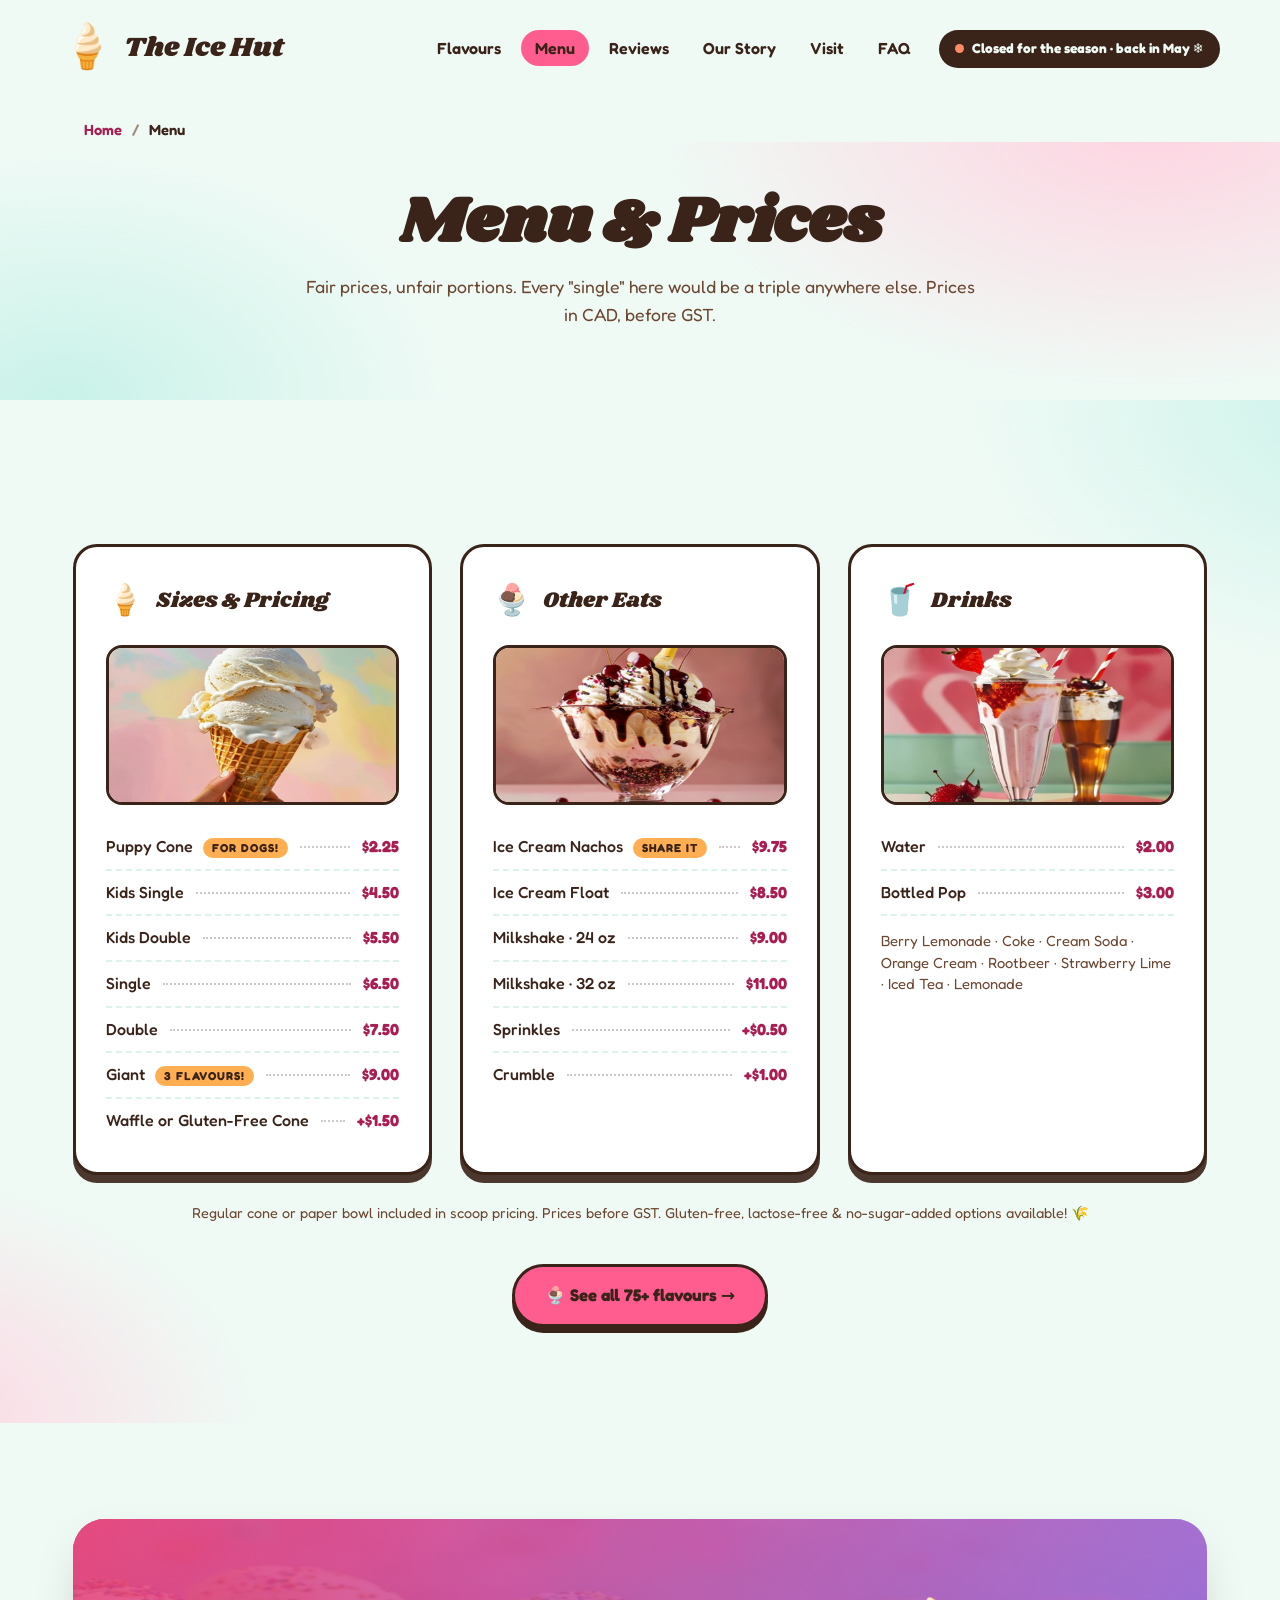
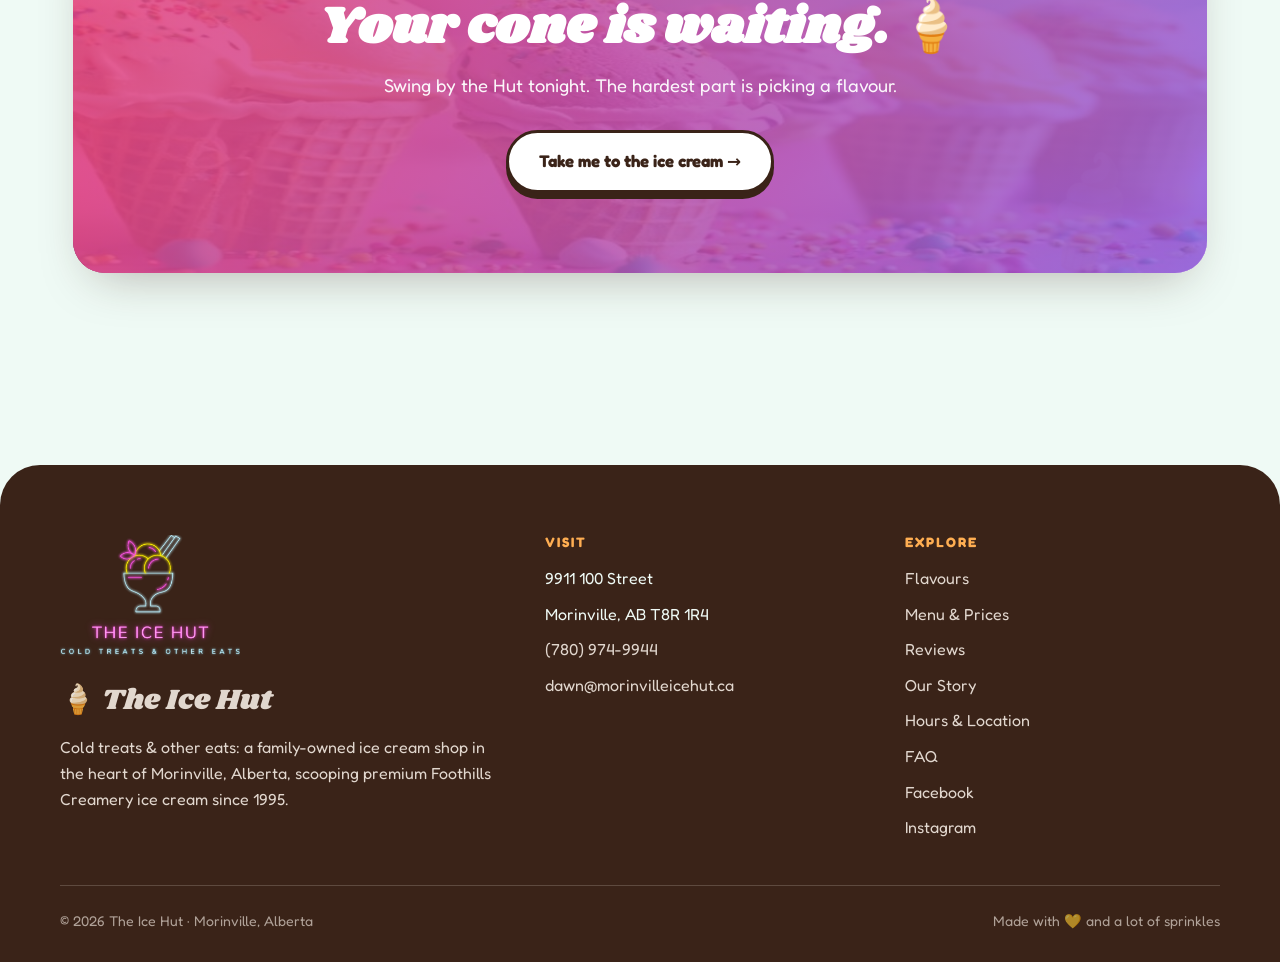
<file: menu.html>
<!DOCTYPE html>
<html lang="en-CA">
<head>
  <meta charset="UTF-8" />
  <meta name="viewport" content="width=device-width, initial-scale=1.0" />
  <meta name="theme-color" content="#FF5D8F" />
  <meta name="geo.region" content="CA-AB" />
  <meta name="geo.placename" content="Morinville" />

  <link rel="icon" type="image/png" sizes="32x32" href="images/icon-32.png" />
  <link rel="icon" type="image/png" sizes="16x16" href="images/icon-16.png" />
  <link rel="apple-touch-icon" sizes="180x180" href="images/icon-180.png" />
  <link rel="manifest" href="manifest.webmanifest" />

  <link rel="preconnect" href="https://fonts.googleapis.com" />
  <link rel="preconnect" href="https://fonts.gstatic.com" crossorigin />
  <link href="https://fonts.googleapis.com/css2?family=Shrikhand&family=Fredoka:wght@400;500;600;700&display=swap" rel="stylesheet" />

  <link rel="stylesheet" href="styles.css" />
  <title>Menu & Prices | The Ice Hut Morinville Ice Cream Shop</title>
  <meta name="description" content="Full menu and prices for The Ice Hut in Morinville, Alberta: cone sizes from $2.25, ice cream nachos, floats, milkshakes, and drinks. Family-owned since 1995." />
  <link rel="canonical" href="https://morinvilleicehut.ca/menu.html" />
  <meta name="robots" content="index, follow, max-image-preview:large" />

  <meta property="og:type" content="website" />
  <meta property="og:site_name" content="The Ice Hut" />
  <meta property="og:title" content="Menu & Prices | The Ice Hut Morinville" />
  <meta property="og:description" content="Cone sizes, ice cream nachos, floats, milkshakes and drinks, all priced. The Ice Hut, Morinville, Alberta." />
  <meta property="og:url" content="https://morinvilleicehut.ca/menu.html" />
  <meta property="og:image" content="https://morinvilleicehut.ca/og-image.png" />
  <meta property="og:image:width" content="1200" />
  <meta property="og:image:height" content="630" />
  <meta property="og:image:alt" content="A towering triple-scoop ice cream cone from The Ice Hut" />
  <meta property="og:locale" content="en_CA" />

  <meta name="twitter:card" content="summary_large_image" />
  <meta name="twitter:title" content="Menu & Prices | The Ice Hut Morinville" />
  <meta name="twitter:description" content="Cone sizes, ice cream nachos, floats, milkshakes and drinks, all priced. The Ice Hut, Morinville, Alberta." />
  <meta name="twitter:image" content="https://morinvilleicehut.ca/og-image.png" />
  <meta name="twitter:image:alt" content="A towering triple-scoop ice cream cone from The Ice Hut" />
  <script type="application/ld+json">
{
  "@context": "https://schema.org",
  "@graph": [
    {
      "@type": "IceCreamShop",
      "@id": "https://morinvilleicehut.ca/#business",
      "name": "The Ice Hut",
      "alternateName": "Morinville Ice Hut",
      "slogan": "Cold Treats & Other Eats",
      "description": "Family-owned ice cream shop in Morinville, Alberta, serving premium Foothills Creamery ice cream since 1995. Known for 75+ flavours, generous scoops, milkshakes, ice cream nachos and Puppy Cones for dogs. Cold treats & other eats, open seasonally May through September.",
      "url": "https://morinvilleicehut.ca/",
      "telephone": "+1-780-974-9944",
      "email": "dawn@morinvilleicehut.ca",
      "foundingDate": "1995",
      "priceRange": "$",
      "servesCuisine": "Ice Cream",
      "currenciesAccepted": "CAD",
      "paymentAccepted": "Cash, Credit Card, Debit Card",
      "publicAccess": true,
      "petsAllowed": true,
      "smokingAllowed": false,
      "image": [
        "https://morinvilleicehut.ca/og-image.png",
        "https://morinvilleicehut.ca/images/hero.jpg",
        "https://morinvilleicehut.ca/images/real-fb-cones.jpg"
      ],
      "logo": "https://morinvilleicehut.ca/images/logo.png",
      "address": {
        "@type": "PostalAddress",
        "streetAddress": "9911 100 Street",
        "addressLocality": "Morinville",
        "addressRegion": "AB",
        "postalCode": "T8R 1R4",
        "addressCountry": "CA"
      },
      "geo": {
        "@type": "GeoCoordinates",
        "latitude": 53.7909,
        "longitude": -113.6497
      },
      "hasMap": "https://www.google.com/maps/search/?api=1&query=The+Ice+Hut+9911+100+Street+Morinville+AB",
      "areaServed": {
        "@type": "GeoCircle",
        "geoMidpoint": {
          "@type": "GeoCoordinates",
          "latitude": 53.7909,
          "longitude": -113.6497
        },
        "geoRadius": "40000"
      },
      "openingHoursSpecification": [
        {
          "@type": "OpeningHoursSpecification",
          "dayOfWeek": [
            "Monday",
            "Tuesday",
            "Wednesday",
            "Thursday",
            "Friday"
          ],
          "opens": "15:00",
          "closes": "21:30",
          "validFrom": "2026-05-01",
          "validThrough": "2026-06-30"
        },
        {
          "@type": "OpeningHoursSpecification",
          "dayOfWeek": [
            "Saturday",
            "Sunday"
          ],
          "opens": "12:00",
          "closes": "21:30",
          "validFrom": "2026-05-01",
          "validThrough": "2026-06-30"
        },
        {
          "@type": "OpeningHoursSpecification",
          "dayOfWeek": [
            "Monday",
            "Tuesday",
            "Wednesday",
            "Thursday",
            "Friday",
            "Saturday",
            "Sunday"
          ],
          "opens": "12:00",
          "closes": "21:30",
          "validFrom": "2026-07-01",
          "validThrough": "2026-08-31"
        },
        {
          "@type": "OpeningHoursSpecification",
          "dayOfWeek": [
            "Monday",
            "Tuesday",
            "Wednesday",
            "Thursday",
            "Friday"
          ],
          "opens": "15:00",
          "closes": "21:00",
          "validFrom": "2026-09-01",
          "validThrough": "2026-09-30"
        },
        {
          "@type": "OpeningHoursSpecification",
          "dayOfWeek": [
            "Saturday",
            "Sunday"
          ],
          "opens": "12:00",
          "closes": "21:00",
          "validFrom": "2026-09-01",
          "validThrough": "2026-09-30"
        }
      ],
      "sameAs": [
        "https://www.facebook.com/morinvilleicehut/",
        "https://www.instagram.com/morinvilleicehut/"
      ],
      "hasMenu": {
        "@id": "https://morinvilleicehut.ca/menu.html#menu"
      }
    },
    {
      "@type": "Menu",
      "@id": "https://morinvilleicehut.ca/menu.html#menu",
      "name": "The Ice Hut Menu",
      "inLanguage": "en-CA",
      "hasMenuSection": [
        {
          "@type": "MenuSection",
          "name": "Sizes & Pricing",
          "description": "Regular cone or paper bowl included in scoop pricing. Prices before GST.",
          "hasMenuItem": [
            {
              "@type": "MenuItem",
              "name": "Puppy Cone",
              "description": "A small plain cone made just for dogs.",
              "offers": {
                "@type": "Offer",
                "price": "2.25",
                "priceCurrency": "CAD"
              }
            },
            {
              "@type": "MenuItem",
              "name": "Kids Single",
              "description": "One scoop, kid-sized.",
              "offers": {
                "@type": "Offer",
                "price": "4.50",
                "priceCurrency": "CAD"
              }
            },
            {
              "@type": "MenuItem",
              "name": "Kids Double",
              "description": "Two scoops, kid-sized.",
              "offers": {
                "@type": "Offer",
                "price": "5.50",
                "priceCurrency": "CAD"
              }
            },
            {
              "@type": "MenuItem",
              "name": "Single",
              "description": "One generous scoop, any flavour.",
              "offers": {
                "@type": "Offer",
                "price": "6.50",
                "priceCurrency": "CAD"
              }
            },
            {
              "@type": "MenuItem",
              "name": "Double",
              "description": "Two generous scoops.",
              "offers": {
                "@type": "Offer",
                "price": "7.50",
                "priceCurrency": "CAD"
              }
            },
            {
              "@type": "MenuItem",
              "name": "Giant",
              "description": "Three scoops, three flavours.",
              "offers": {
                "@type": "Offer",
                "price": "9.00",
                "priceCurrency": "CAD"
              }
            },
            {
              "@type": "MenuItem",
              "name": "Waffle or Gluten-Free Cone Upgrade",
              "offers": {
                "@type": "Offer",
                "price": "1.50",
                "priceCurrency": "CAD"
              },
              "suitableForDiet": "https://schema.org/GlutenFreeDiet"
            }
          ]
        },
        {
          "@type": "MenuSection",
          "name": "Other Eats",
          "hasMenuItem": [
            {
              "@type": "MenuItem",
              "name": "Ice Cream Nachos",
              "description": "A shareable plate of ice cream loaded with toppings.",
              "offers": {
                "@type": "Offer",
                "price": "9.75",
                "priceCurrency": "CAD"
              }
            },
            {
              "@type": "MenuItem",
              "name": "Ice Cream Float",
              "offers": {
                "@type": "Offer",
                "price": "8.50",
                "priceCurrency": "CAD"
              }
            },
            {
              "@type": "MenuItem",
              "name": "Milkshake 24oz",
              "offers": {
                "@type": "Offer",
                "price": "9.00",
                "priceCurrency": "CAD"
              }
            },
            {
              "@type": "MenuItem",
              "name": "Milkshake 32oz",
              "offers": {
                "@type": "Offer",
                "price": "11.00",
                "priceCurrency": "CAD"
              }
            },
            {
              "@type": "MenuItem",
              "name": "Sprinkles",
              "offers": {
                "@type": "Offer",
                "price": "0.50",
                "priceCurrency": "CAD"
              }
            },
            {
              "@type": "MenuItem",
              "name": "Crumble Topping",
              "offers": {
                "@type": "Offer",
                "price": "1.00",
                "priceCurrency": "CAD"
              }
            }
          ]
        },
        {
          "@type": "MenuSection",
          "name": "Drinks",
          "hasMenuItem": [
            {
              "@type": "MenuItem",
              "name": "Water",
              "offers": {
                "@type": "Offer",
                "price": "2.00",
                "priceCurrency": "CAD"
              }
            },
            {
              "@type": "MenuItem",
              "name": "Bottled Pop",
              "description": "Berry Lemonade, Coke, Cream Soda, Orange Cream, Rootbeer, Strawberry Lime, Iced Tea, or Lemonade.",
              "offers": {
                "@type": "Offer",
                "price": "3.00",
                "priceCurrency": "CAD"
              }
            }
          ]
        }
      ]
    },
    {
      "@type": "BreadcrumbList",
      "itemListElement": [
        {
          "@type": "ListItem",
          "position": 1,
          "name": "Home",
          "item": "https://morinvilleicehut.ca/"
        },
        {
          "@type": "ListItem",
          "position": 2,
          "name": "Menu"
        }
      ]
    },
    {
      "@type": "WebPage",
      "@id": "https://morinvilleicehut.ca/menu.html#webpage",
      "url": "https://morinvilleicehut.ca/menu.html",
      "name": "Menu & Prices | The Ice Hut Morinville",
      "about": {
        "@id": "https://morinvilleicehut.ca/#business"
      },
      "inLanguage": "en-CA",
      "dateModified": "2026-07-25"
    }
  ]
}
  </script>
</head>
<body>
  <a class="skip-link" href="#main">Skip to content</a>

  <!-- ============ Header ============ -->
  <header class="site-header" id="header">
    <div class="wrap nav">
      <a class="brand" href="index.html" aria-label="The Ice Hut, home">
        <span class="cone-mark" aria-hidden="true">🍦</span> The Ice Hut
      </a>
      <nav aria-label="Main navigation" style="display:flex;align-items:center;gap:14px;">
        <ul class="nav-links" id="navLinks">
          <li><a href="flavours.html">Flavours</a></li>
          <li><a href="menu.html" aria-current="page">Menu</a></li>
          <li><a href="reviews.html">Reviews</a></li>
          <li><a href="story.html">Our Story</a></li>
          <li><a href="visit.html">Visit</a></li>
          <li><a href="faq.html">FAQ</a></li>
        </ul>
        <span class="status-pill" id="statusPill" role="status">
          <span class="status-dot" id="statusDot"></span>
          <span id="statusText">Checking hours…</span>
        </span>
        <button class="menu-toggle" id="menuToggle" aria-label="Toggle menu" aria-expanded="false">☰</button>
      </nav>
    </div>
  </header>
    <nav class="breadcrumb-nav wrap" aria-label="Breadcrumb">
      <a href="index.html">Home</a> <span aria-hidden="true">/</span> <span aria-current="page">Menu</span>
    </nav>

  <main id="main">
    <section class="page-hero">
      <div class="wrap">
        <h1>Menu &amp; Prices</h1>
        <p>Fair prices, unfair portions. Every "single" here would be a triple anywhere else. Prices in CAD, before GST.</p>
      </div>
    </section>

    <section class="menu-section" aria-labelledby="menu-title">
      <div class="wrap">
        <div class="menu-grid reveal-stagger">
          <div class="menu-card">
            <div class="menu-card-head"><span class="emoji" aria-hidden="true">🍦</span> Sizes &amp; Pricing</div>
            <img class="menu-photo" loading="lazy" src="images/menu-cones.jpg" alt="Hand holding a huge double scoop waffle cone" width="900" height="700" onerror="this.remove()" />
            <div class="menu-item"><span>Puppy Cone <span class="fav">for dogs!</span></span><span class="dots"></span><span class="price">$2.25</span></div>
            <div class="menu-item"><span>Kids Single</span><span class="dots"></span><span class="price">$4.50</span></div>
            <div class="menu-item"><span>Kids Double</span><span class="dots"></span><span class="price">$5.50</span></div>
            <div class="menu-item"><span>Single</span><span class="dots"></span><span class="price">$6.50</span></div>
            <div class="menu-item"><span>Double</span><span class="dots"></span><span class="price">$7.50</span></div>
            <div class="menu-item"><span>Giant <span class="fav">3 flavours!</span></span><span class="dots"></span><span class="price">$9.00</span></div>
            <div class="menu-item"><span>Waffle or Gluten-Free Cone</span><span class="dots"></span><span class="price">+$1.50</span></div>
          </div>
          <div class="menu-card">
            <div class="menu-card-head"><span class="emoji" aria-hidden="true">🍨</span> Other Eats</div>
            <img class="menu-photo" loading="lazy" src="images/menu-sundaes.jpg" alt="Loaded ice cream sundae with whipped cream, sprinkles and cherries" width="900" height="700" onerror="this.remove()" />
            <div class="menu-item"><span>Ice Cream Nachos <span class="fav">share it</span></span><span class="dots"></span><span class="price">$9.75</span></div>
            <div class="menu-item"><span>Ice Cream Float</span><span class="dots"></span><span class="price">$8.50</span></div>
            <div class="menu-item"><span>Milkshake · 24&nbsp;oz</span><span class="dots"></span><span class="price">$9.00</span></div>
            <div class="menu-item"><span>Milkshake · 32&nbsp;oz</span><span class="dots"></span><span class="price">$11.00</span></div>
            <div class="menu-item"><span>Sprinkles</span><span class="dots"></span><span class="price">+$0.50</span></div>
            <div class="menu-item"><span>Crumble</span><span class="dots"></span><span class="price">+$1.00</span></div>
          </div>
          <div class="menu-card">
            <div class="menu-card-head"><span class="emoji" aria-hidden="true">🥤</span> Drinks</div>
            <img class="menu-photo" loading="lazy" src="images/menu-shakes.jpg" alt="Strawberry milkshake with whipped cream and a float" width="900" height="700" onerror="this.remove()" />
            <div class="menu-item"><span>Water</span><span class="dots"></span><span class="price">$2.00</span></div>
            <div class="menu-item"><span>Bottled Pop</span><span class="dots"></span><span class="price">$3.00</span></div>
            <p class="text-fine note-drinks">Berry Lemonade · Coke · Cream Soda · Orange Cream · Rootbeer · Strawberry Lime · Iced Tea · Lemonade</p>
          </div>
        </div>
        <p class="menu-fineprint">Regular cone or paper bowl included in scoop pricing. Prices before GST. Gluten-free, lactose-free &amp; no-sugar-added options available! 🌾</p>
        <p class="teaser-cta reveal"><a class="btn btn-primary" href="flavours.html">🍨 See all 75+ flavours →</a></p>
      </div>
    </section>

    <!-- ============ CTA ============ -->
    <section aria-label="Visit us today">
      <div class="wrap reveal">
        <div class="cta-banner">
          <img class="cta-bg" loading="lazy" src="images/cta-banner.jpg" alt="" aria-hidden="true" onerror="this.remove()" />
          <div class="cta-overlay" aria-hidden="true"></div>
          <h2>Your cone is waiting. 🍦</h2>
          <p>Swing by the Hut tonight. The hardest part is picking a flavour.</p>
          <a class="btn" href="https://maps.google.com/?q=The+Ice+Hut,+9911+100+Street,+Morinville,+AB" target="_blank" rel="noopener">Take me to the ice cream →</a>
        </div>
      </div>
    </section>
  </main>

  <!-- ============ Footer ============ -->
  <footer class="site-footer">
    <div class="wrap">
      <div class="footer-grid">
        <div>
          <img src="images/logo.png" alt="The Ice Hut: Cold Treats &amp; Other Eats" width="335" height="225" style="width:180px; height:auto; margin-bottom:14px;" onerror="this.remove()" />
          <p class="footer-brand">🍦 The Ice Hut</p>
          <p>Cold treats &amp; other eats: a family-owned ice cream shop in the heart of Morinville, Alberta, scooping premium Foothills Creamery ice cream since 1995.</p>
        </div>
        <div>
          <h3>Visit</h3>
          <ul>
            <li>9911 100 Street</li>
            <li>Morinville, AB T8R 1R4</li>
            <li><a href="tel:+17809749944">(780) 974-9944</a></li>
            <li><a href="mailto:dawn@morinvilleicehut.ca">dawn@morinvilleicehut.ca</a></li>
          </ul>
        </div>
        <div>
          <h3>Explore</h3>
          <ul>
            <li><a href="flavours.html">Flavours</a></li>
            <li><a href="menu.html">Menu &amp; Prices</a></li>
            <li><a href="reviews.html">Reviews</a></li>
            <li><a href="story.html">Our Story</a></li>
            <li><a href="visit.html">Hours &amp; Location</a></li>
            <li><a href="faq.html">FAQ</a></li>
            <li><a href="https://www.facebook.com/morinvilleicehut/" rel="noopener" target="_blank">Facebook</a></li>
            <li><a href="https://www.instagram.com/morinvilleicehut/" rel="noopener" target="_blank">Instagram</a></li>
          </ul>
        </div>
      </div>
      <div class="footer-bottom">
        <span>© <span id="year">2026</span> The Ice Hut · Morinville, Alberta</span>
        <span>Made with 💛 and a lot of sprinkles</span>
      </div>
    </div>
  </footer>

  <button class="back-top" id="backTop" aria-label="Back to top">🍦</button>

  <script src="script.js"></script>

</body>
</html>
</file>
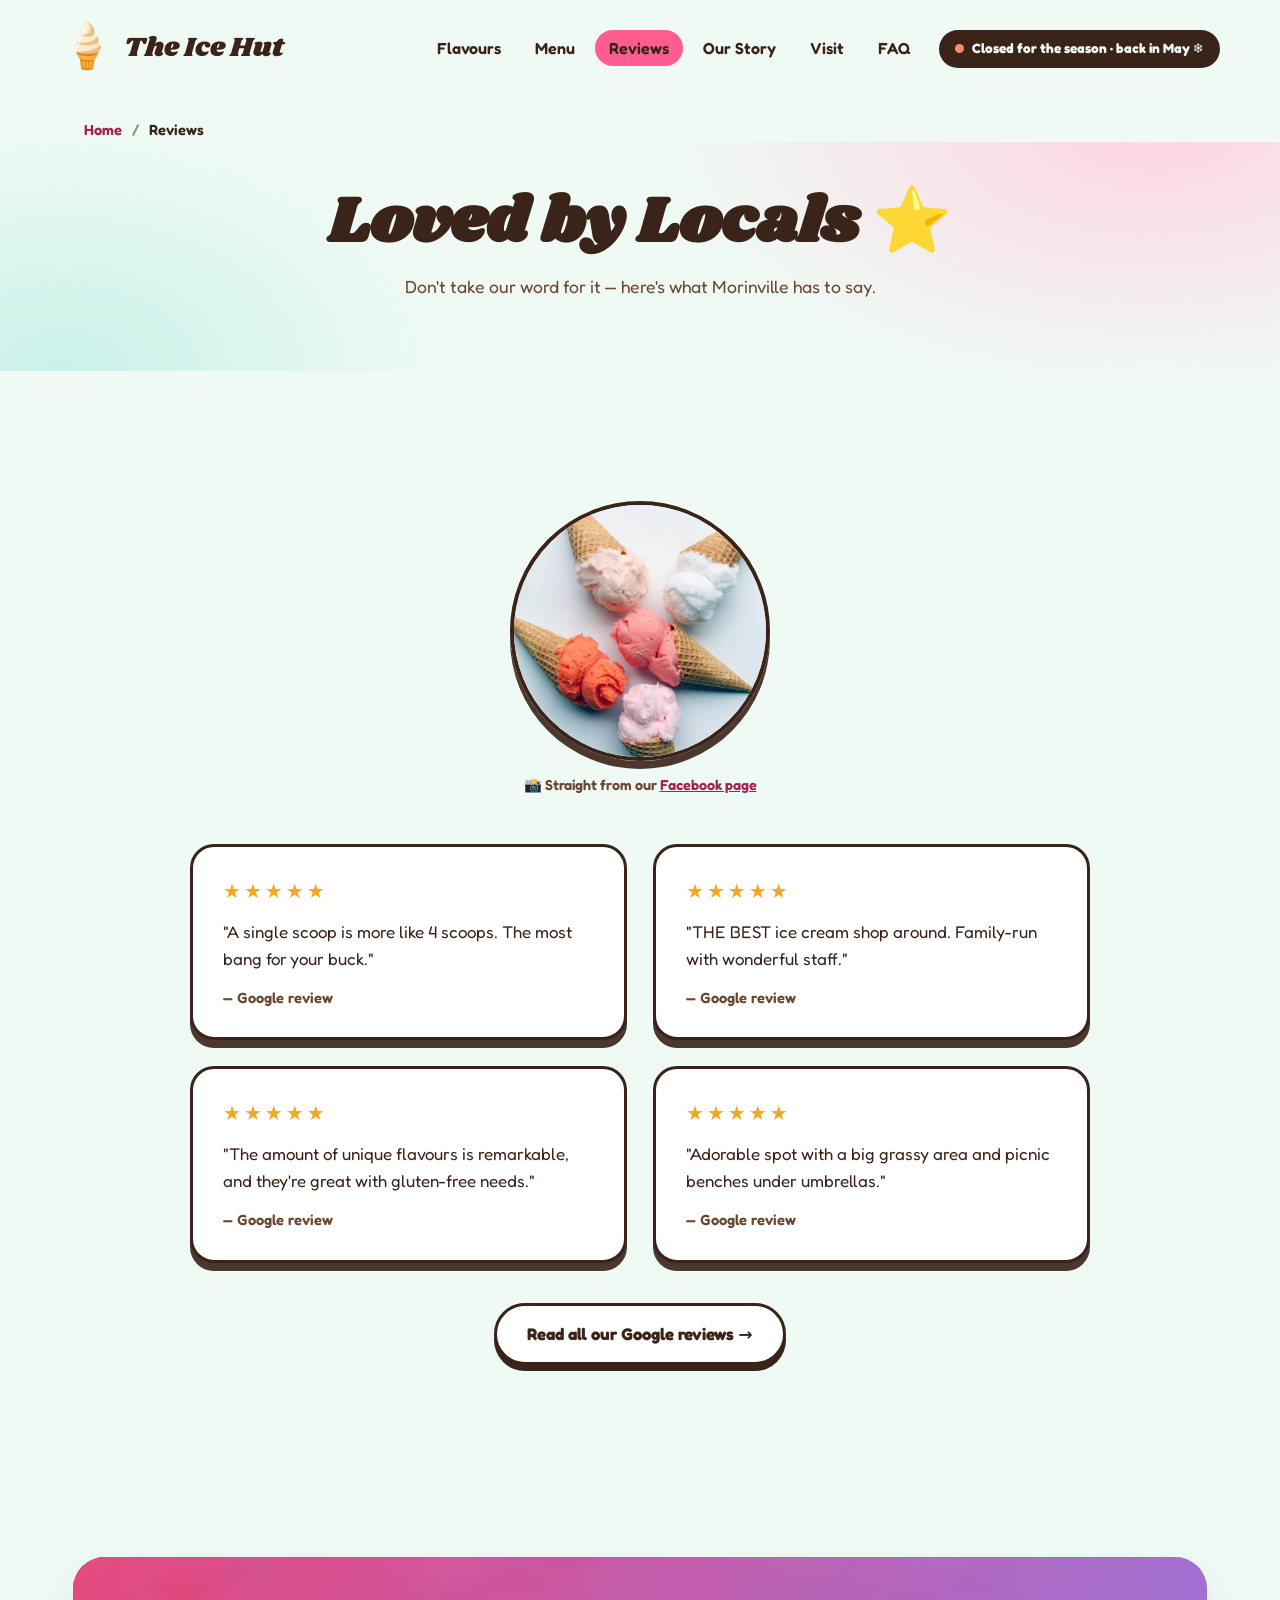
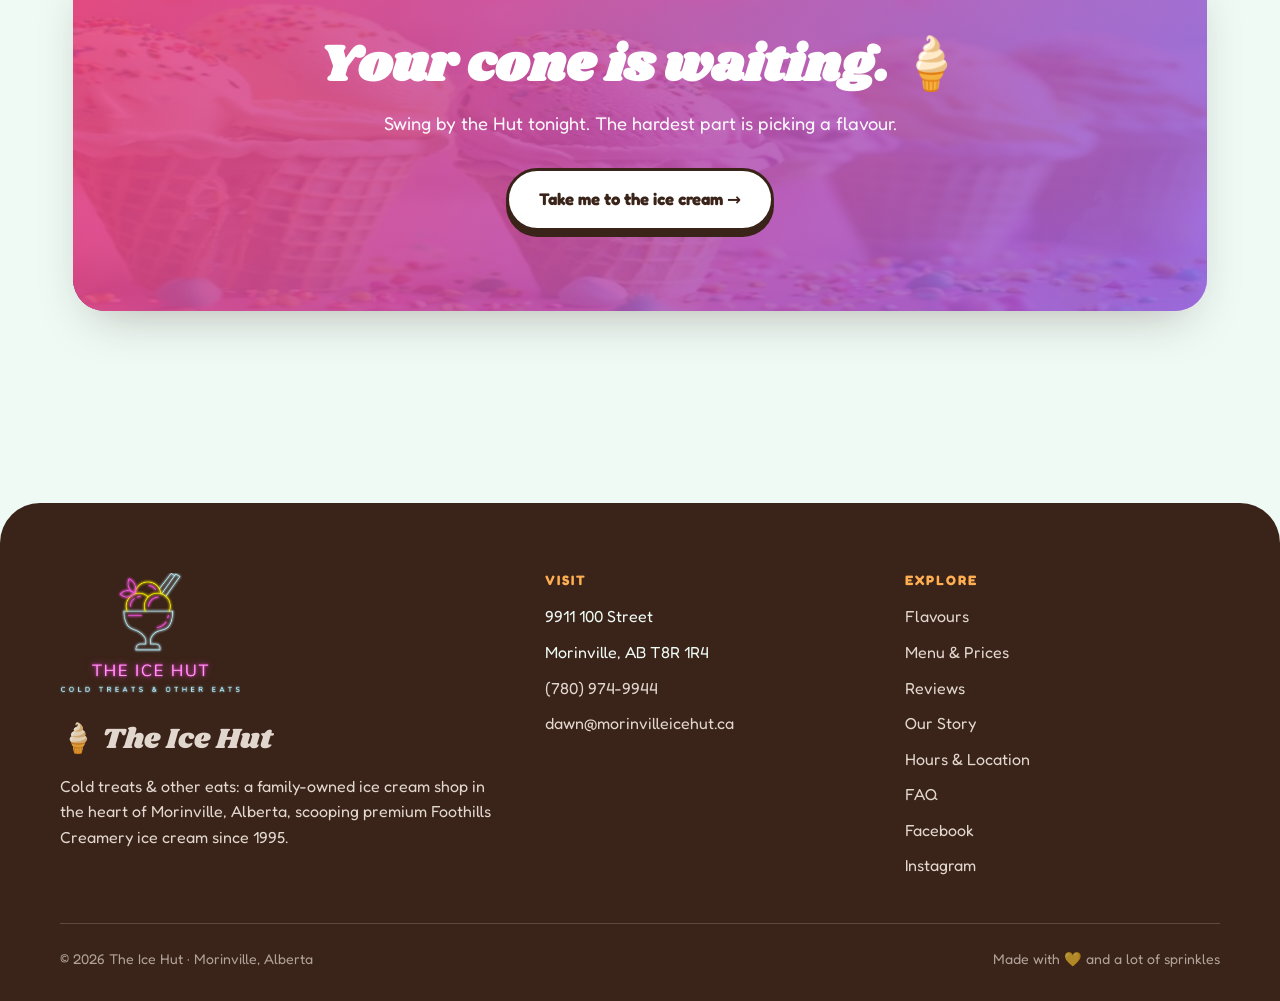
<file: reviews.html>
<!DOCTYPE html>
<html lang="en-CA">
<head>
  <meta charset="UTF-8" />
  <meta name="viewport" content="width=device-width, initial-scale=1.0" />
  <meta name="theme-color" content="#FF5D8F" />
  <meta name="geo.region" content="CA-AB" />
  <meta name="geo.placename" content="Morinville" />

  <link rel="icon" type="image/png" sizes="32x32" href="images/icon-32.png" />
  <link rel="icon" type="image/png" sizes="16x16" href="images/icon-16.png" />
  <link rel="apple-touch-icon" sizes="180x180" href="images/icon-180.png" />
  <link rel="manifest" href="manifest.webmanifest" />

  <link rel="preconnect" href="https://fonts.googleapis.com" />
  <link rel="preconnect" href="https://fonts.gstatic.com" crossorigin />
  <link href="https://fonts.googleapis.com/css2?family=Shrikhand&family=Fredoka:wght@400;500;600;700&display=swap" rel="stylesheet" />

  <link rel="stylesheet" href="styles.css" />
  <title>Reviews | The Ice Hut Morinville Ice Cream Shop</title>
  <meta name="description" content="See what Morinville says about The Ice Hut: generous portions, friendly family-run service, and 75+ flavours. Read reviews and find us on Google Maps." />
  <link rel="canonical" href="https://morinvilleicehut.ca/reviews.html" />
  <meta name="robots" content="index, follow, max-image-preview:large" />

  <meta property="og:type" content="website" />
  <meta property="og:site_name" content="The Ice Hut" />
  <meta property="og:title" content="Reviews | The Ice Hut Morinville" />
  <meta property="og:description" content="Loved by locals: generous portions, friendly service, and 75+ flavours at The Ice Hut, Morinville." />
  <meta property="og:url" content="https://morinvilleicehut.ca/reviews.html" />
  <meta property="og:image" content="https://morinvilleicehut.ca/og-image.png" />
  <meta property="og:image:width" content="1200" />
  <meta property="og:image:height" content="630" />
  <meta property="og:image:alt" content="A towering triple-scoop ice cream cone from The Ice Hut" />
  <meta property="og:locale" content="en_CA" />

  <meta name="twitter:card" content="summary_large_image" />
  <meta name="twitter:title" content="Reviews | The Ice Hut Morinville" />
  <meta name="twitter:description" content="Loved by locals: generous portions, friendly service, and 75+ flavours at The Ice Hut, Morinville." />
  <meta name="twitter:image" content="https://morinvilleicehut.ca/og-image.png" />
  <meta name="twitter:image:alt" content="A towering triple-scoop ice cream cone from The Ice Hut" />
  <script type="application/ld+json">
{
  "@context": "https://schema.org",
  "@graph": [
    {
      "@type": "IceCreamShop",
      "@id": "https://morinvilleicehut.ca/#business",
      "name": "The Ice Hut",
      "alternateName": "Morinville Ice Hut",
      "slogan": "Cold Treats & Other Eats",
      "description": "Family-owned ice cream shop in Morinville, Alberta, serving premium Foothills Creamery ice cream since 1995. Known for 75+ flavours, generous scoops, milkshakes, ice cream nachos and Puppy Cones for dogs. Cold treats & other eats, open seasonally May through September.",
      "url": "https://morinvilleicehut.ca/",
      "telephone": "+1-780-974-9944",
      "email": "dawn@morinvilleicehut.ca",
      "foundingDate": "1995",
      "priceRange": "$",
      "servesCuisine": "Ice Cream",
      "currenciesAccepted": "CAD",
      "paymentAccepted": "Cash, Credit Card, Debit Card",
      "publicAccess": true,
      "petsAllowed": true,
      "smokingAllowed": false,
      "image": [
        "https://morinvilleicehut.ca/og-image.png",
        "https://morinvilleicehut.ca/images/hero.jpg",
        "https://morinvilleicehut.ca/images/real-fb-cones.jpg"
      ],
      "logo": "https://morinvilleicehut.ca/images/logo.png",
      "address": {
        "@type": "PostalAddress",
        "streetAddress": "9911 100 Street",
        "addressLocality": "Morinville",
        "addressRegion": "AB",
        "postalCode": "T8R 1R4",
        "addressCountry": "CA"
      },
      "geo": {
        "@type": "GeoCoordinates",
        "latitude": 53.7909,
        "longitude": -113.6497
      },
      "hasMap": "https://www.google.com/maps/search/?api=1&query=The+Ice+Hut+9911+100+Street+Morinville+AB",
      "areaServed": {
        "@type": "GeoCircle",
        "geoMidpoint": {
          "@type": "GeoCoordinates",
          "latitude": 53.7909,
          "longitude": -113.6497
        },
        "geoRadius": "40000"
      },
      "openingHoursSpecification": [
        {
          "@type": "OpeningHoursSpecification",
          "dayOfWeek": [
            "Monday",
            "Tuesday",
            "Wednesday",
            "Thursday",
            "Friday"
          ],
          "opens": "15:00",
          "closes": "21:30",
          "validFrom": "2026-05-01",
          "validThrough": "2026-06-30"
        },
        {
          "@type": "OpeningHoursSpecification",
          "dayOfWeek": [
            "Saturday",
            "Sunday"
          ],
          "opens": "12:00",
          "closes": "21:30",
          "validFrom": "2026-05-01",
          "validThrough": "2026-06-30"
        },
        {
          "@type": "OpeningHoursSpecification",
          "dayOfWeek": [
            "Monday",
            "Tuesday",
            "Wednesday",
            "Thursday",
            "Friday",
            "Saturday",
            "Sunday"
          ],
          "opens": "12:00",
          "closes": "21:30",
          "validFrom": "2026-07-01",
          "validThrough": "2026-08-31"
        },
        {
          "@type": "OpeningHoursSpecification",
          "dayOfWeek": [
            "Monday",
            "Tuesday",
            "Wednesday",
            "Thursday",
            "Friday"
          ],
          "opens": "15:00",
          "closes": "21:00",
          "validFrom": "2026-09-01",
          "validThrough": "2026-09-30"
        },
        {
          "@type": "OpeningHoursSpecification",
          "dayOfWeek": [
            "Saturday",
            "Sunday"
          ],
          "opens": "12:00",
          "closes": "21:00",
          "validFrom": "2026-09-01",
          "validThrough": "2026-09-30"
        }
      ],
      "sameAs": [
        "https://www.facebook.com/morinvilleicehut/",
        "https://www.instagram.com/morinvilleicehut/"
      ],
      "hasMenu": {
        "@id": "https://morinvilleicehut.ca/menu.html#menu"
      }
    },
    {
      "@type": "BreadcrumbList",
      "itemListElement": [
        {
          "@type": "ListItem",
          "position": 1,
          "name": "Home",
          "item": "https://morinvilleicehut.ca/"
        },
        {
          "@type": "ListItem",
          "position": 2,
          "name": "Reviews"
        }
      ]
    },
    {
      "@type": "WebPage",
      "@id": "https://morinvilleicehut.ca/reviews.html#webpage",
      "url": "https://morinvilleicehut.ca/reviews.html",
      "name": "Reviews | The Ice Hut Morinville",
      "about": {
        "@id": "https://morinvilleicehut.ca/#business"
      },
      "inLanguage": "en-CA",
      "dateModified": "2026-07-25"
    }
  ]
}
  </script>
</head>
<body>
  <a class="skip-link" href="#main">Skip to content</a>

  <!-- ============ Header ============ -->
  <header class="site-header" id="header">
    <div class="wrap nav">
      <a class="brand" href="index.html" aria-label="The Ice Hut, home">
        <span class="cone-mark" aria-hidden="true">🍦</span> The Ice Hut
      </a>
      <nav aria-label="Main navigation" style="display:flex;align-items:center;gap:14px;">
        <ul class="nav-links" id="navLinks">
          <li><a href="flavours.html">Flavours</a></li>
          <li><a href="menu.html">Menu</a></li>
          <li><a href="reviews.html" aria-current="page">Reviews</a></li>
          <li><a href="story.html">Our Story</a></li>
          <li><a href="visit.html">Visit</a></li>
          <li><a href="faq.html">FAQ</a></li>
        </ul>
        <span class="status-pill" id="statusPill" role="status">
          <span class="status-dot" id="statusDot"></span>
          <span id="statusText">Checking hours…</span>
        </span>
        <button class="menu-toggle" id="menuToggle" aria-label="Toggle menu" aria-expanded="false">☰</button>
      </nav>
    </div>
  </header>
    <nav class="breadcrumb-nav wrap" aria-label="Breadcrumb">
      <a href="index.html">Home</a> <span aria-hidden="true">/</span> <span aria-current="page">Reviews</span>
    </nav>

  <main id="main">
    <section class="page-hero">
      <div class="wrap">
        <h1>Loved by Locals ⭐</h1>
        <p>Don't take our word for it &mdash; here's what Morinville has to say.</p>
      </div>
    </section>

    <section aria-labelledby="reviews-title">
      <div class="wrap">
        <figure class="social-photo reveal">
          <div class="social-photo-frame">
            <img src="images/real-fb-cones.jpg" alt="Five colourful ice cream scoops in waffle cones, shared on The Ice Hut's Facebook page" width="800" height="750" loading="lazy" onerror="this.closest('figure').remove()" />
          </div>
          <figcaption>📸 Straight from our <a href="https://www.facebook.com/morinvilleicehut/" target="_blank" rel="noopener">Facebook page</a></figcaption>
        </figure>

        <div class="reviews-grid reveal-stagger">
          <blockquote class="review-card">
            <div class="review-stars" aria-label="5 stars">★★★★★</div>
            <p>"A single scoop is more like 4 scoops. The most bang for your buck."</p>
            <footer>— Google review</footer>
          </blockquote>
          <blockquote class="review-card">
            <div class="review-stars" aria-label="5 stars">★★★★★</div>
            <p>"THE BEST ice cream shop around. Family-run with wonderful staff."</p>
            <footer>— Google review</footer>
          </blockquote>
          <blockquote class="review-card">
            <div class="review-stars" aria-label="5 stars">★★★★★</div>
            <p>"The amount of unique flavours is remarkable, and they're great with gluten-free needs."</p>
            <footer>— Google review</footer>
          </blockquote>
          <blockquote class="review-card">
            <div class="review-stars" aria-label="5 stars">★★★★★</div>
            <p>"Adorable spot with a big grassy area and picnic benches under umbrellas."</p>
            <footer>— Google review</footer>
          </blockquote>
        </div>
        <p class="reviews-cta reveal">
          <a class="btn btn-ghost" href="https://www.google.com/maps/search/?api=1&amp;query=The+Ice+Hut+9911+100+Street+Morinville+AB" target="_blank" rel="noopener">Read all our Google reviews →</a>
        </p>
      </div>
    </section>

    <!-- ============ CTA ============ -->
    <section aria-label="Visit us today">
      <div class="wrap reveal">
        <div class="cta-banner">
          <img class="cta-bg" loading="lazy" src="images/cta-banner.jpg" alt="" aria-hidden="true" onerror="this.remove()" />
          <div class="cta-overlay" aria-hidden="true"></div>
          <h2>Your cone is waiting. 🍦</h2>
          <p>Swing by the Hut tonight. The hardest part is picking a flavour.</p>
          <a class="btn" href="https://maps.google.com/?q=The+Ice+Hut,+9911+100+Street,+Morinville,+AB" target="_blank" rel="noopener">Take me to the ice cream →</a>
        </div>
      </div>
    </section>
  </main>

  <!-- ============ Footer ============ -->
  <footer class="site-footer">
    <div class="wrap">
      <div class="footer-grid">
        <div>
          <img src="images/logo.png" alt="The Ice Hut: Cold Treats &amp; Other Eats" width="335" height="225" style="width:180px; height:auto; margin-bottom:14px;" onerror="this.remove()" />
          <p class="footer-brand">🍦 The Ice Hut</p>
          <p>Cold treats &amp; other eats: a family-owned ice cream shop in the heart of Morinville, Alberta, scooping premium Foothills Creamery ice cream since 1995.</p>
        </div>
        <div>
          <h3>Visit</h3>
          <ul>
            <li>9911 100 Street</li>
            <li>Morinville, AB T8R 1R4</li>
            <li><a href="tel:+17809749944">(780) 974-9944</a></li>
            <li><a href="mailto:dawn@morinvilleicehut.ca">dawn@morinvilleicehut.ca</a></li>
          </ul>
        </div>
        <div>
          <h3>Explore</h3>
          <ul>
            <li><a href="flavours.html">Flavours</a></li>
            <li><a href="menu.html">Menu &amp; Prices</a></li>
            <li><a href="reviews.html">Reviews</a></li>
            <li><a href="story.html">Our Story</a></li>
            <li><a href="visit.html">Hours &amp; Location</a></li>
            <li><a href="faq.html">FAQ</a></li>
            <li><a href="https://www.facebook.com/morinvilleicehut/" rel="noopener" target="_blank">Facebook</a></li>
            <li><a href="https://www.instagram.com/morinvilleicehut/" rel="noopener" target="_blank">Instagram</a></li>
          </ul>
        </div>
      </div>
      <div class="footer-bottom">
        <span>© <span id="year">2026</span> The Ice Hut · Morinville, Alberta</span>
        <span>Made with 💛 and a lot of sprinkles</span>
      </div>
    </div>
  </footer>

  <button class="back-top" id="backTop" aria-label="Back to top">🍦</button>

  <script src="script.js"></script>

</body>
</html>
</file>
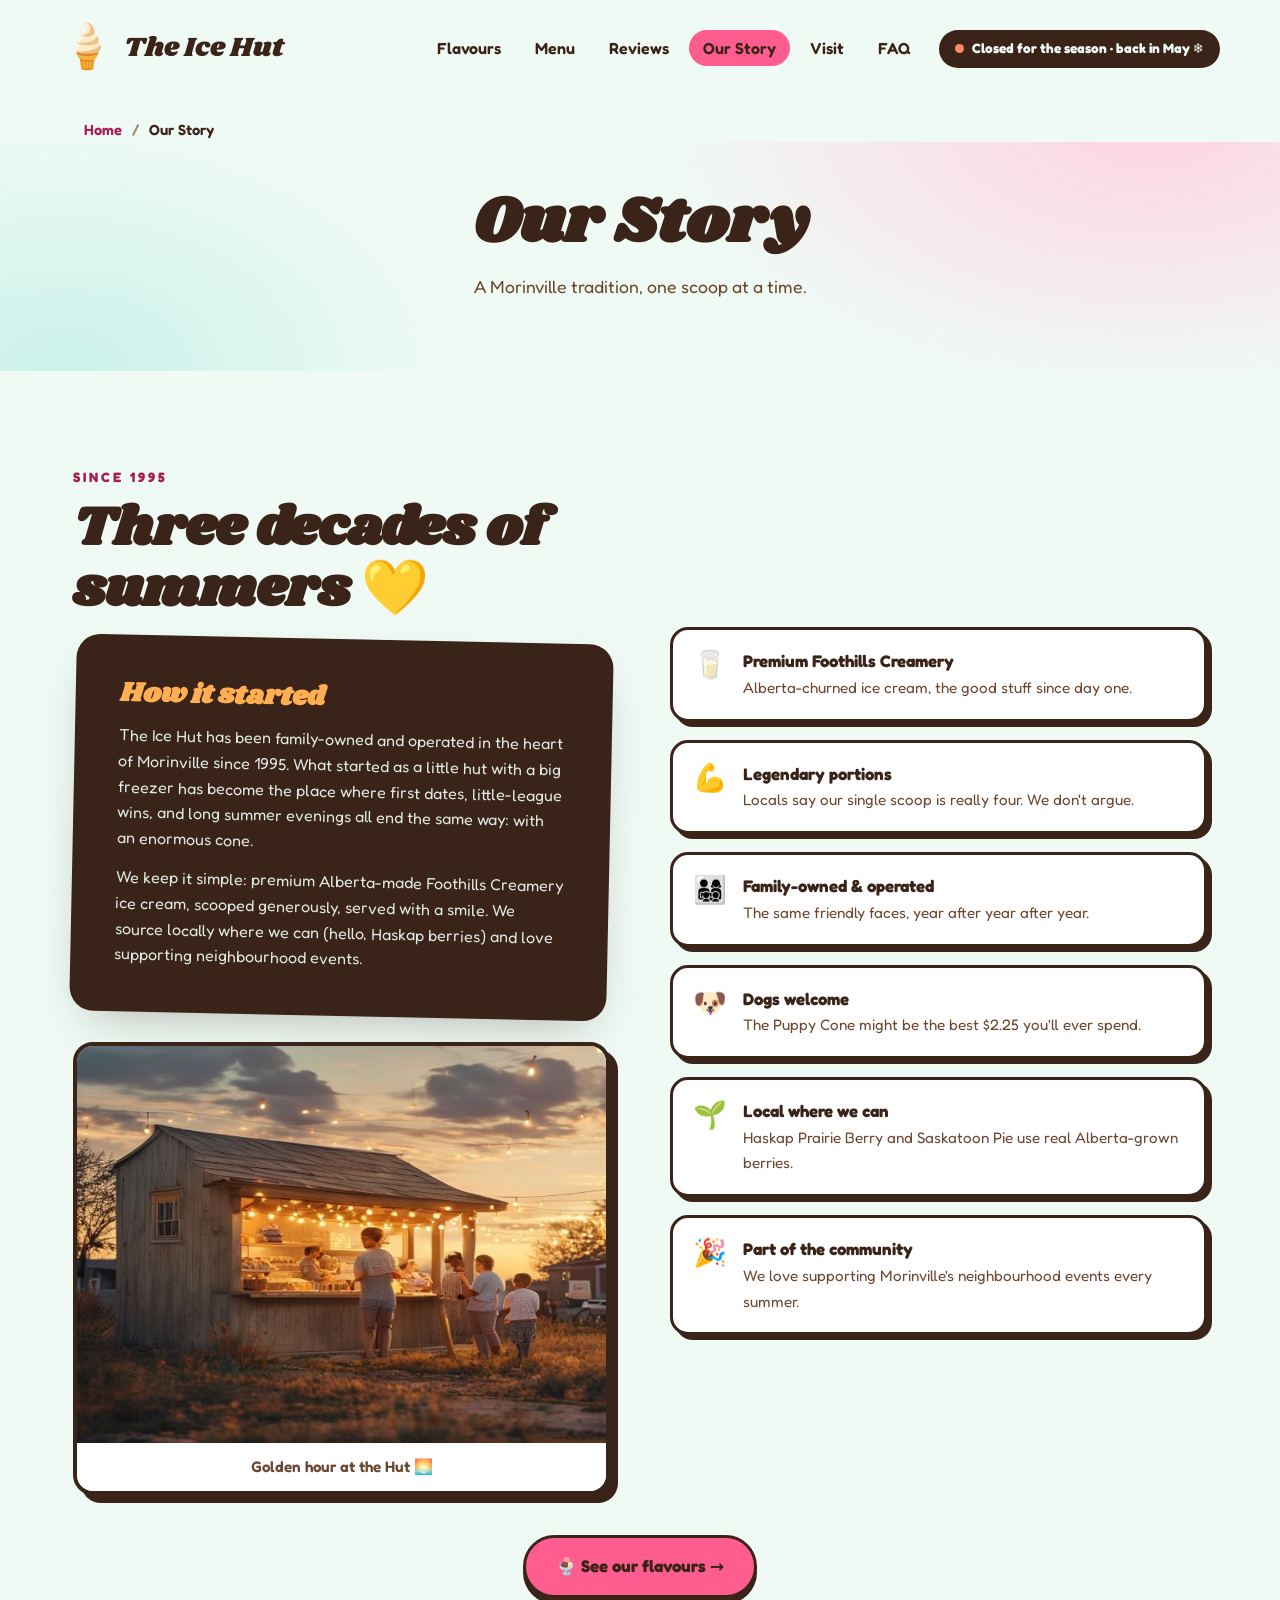
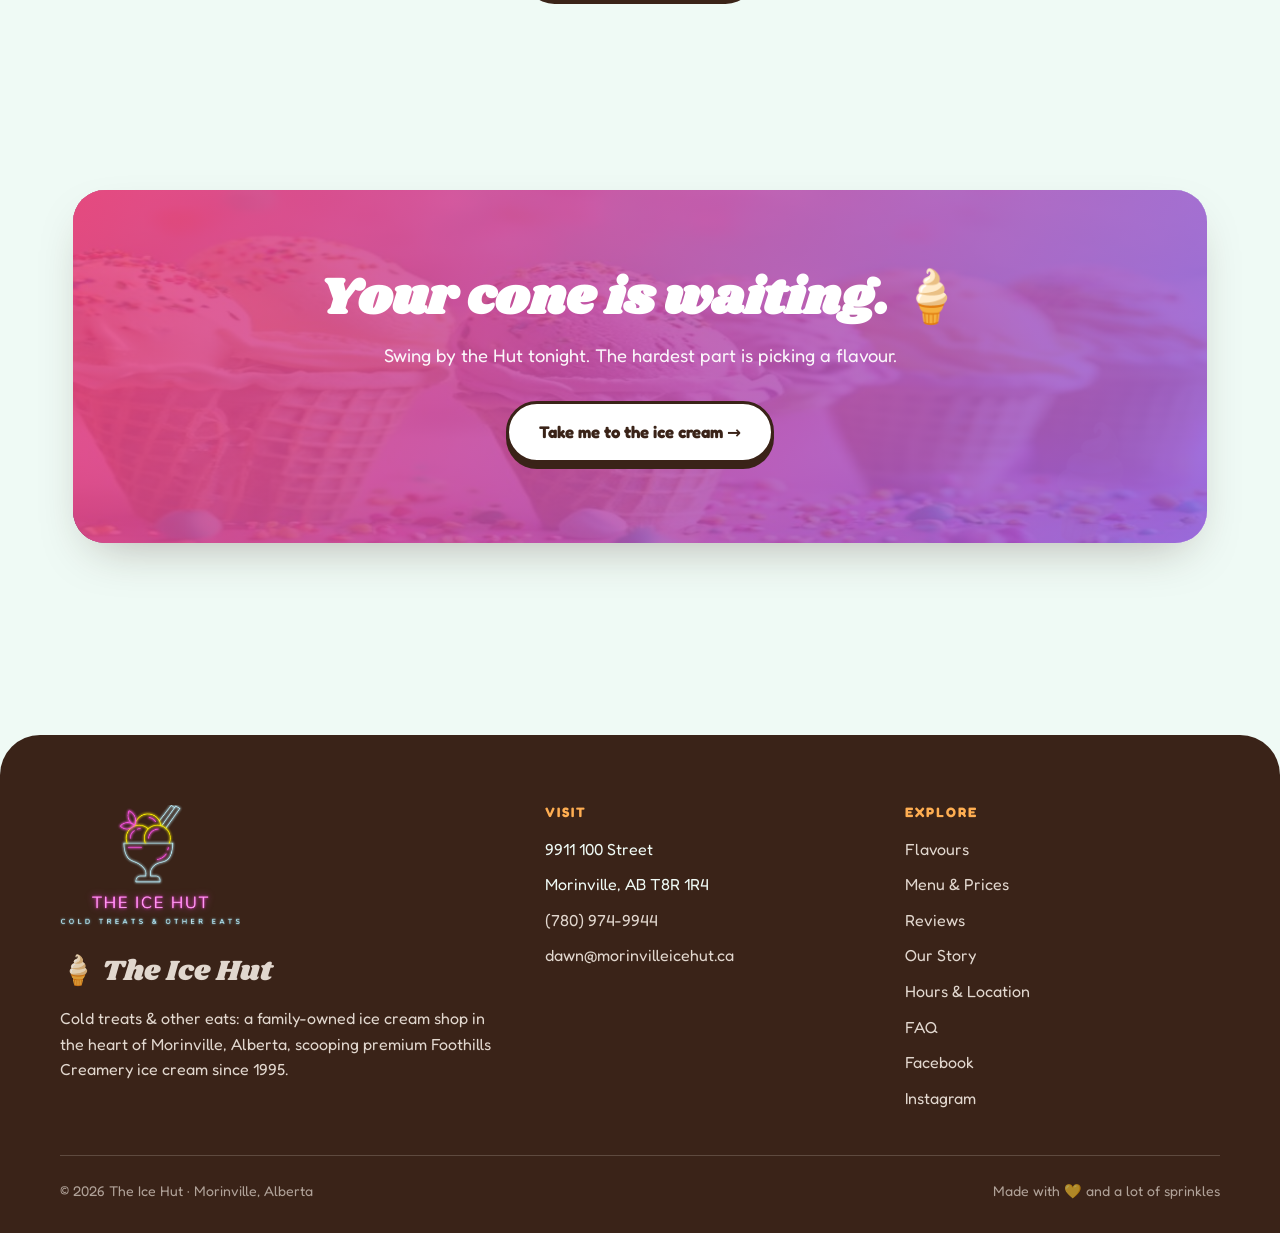
<file: story.html>
<!DOCTYPE html>
<html lang="en-CA">
<head>
  <meta charset="UTF-8" />
  <meta name="viewport" content="width=device-width, initial-scale=1.0" />
  <meta name="theme-color" content="#FF5D8F" />
  <meta name="geo.region" content="CA-AB" />
  <meta name="geo.placename" content="Morinville" />

  <link rel="icon" type="image/png" sizes="32x32" href="images/icon-32.png" />
  <link rel="icon" type="image/png" sizes="16x16" href="images/icon-16.png" />
  <link rel="apple-touch-icon" sizes="180x180" href="images/icon-180.png" />
  <link rel="manifest" href="manifest.webmanifest" />

  <link rel="preconnect" href="https://fonts.googleapis.com" />
  <link rel="preconnect" href="https://fonts.gstatic.com" crossorigin />
  <link href="https://fonts.googleapis.com/css2?family=Shrikhand&family=Fredoka:wght@400;500;600;700&display=swap" rel="stylesheet" />

  <link rel="stylesheet" href="styles.css" />
  <title>Our Story | The Ice Hut, Morinville's Ice Cream Shop Since 1995</title>
  <meta name="description" content="The Ice Hut has been family-owned and scooping in Morinville, Alberta since 1995. Read the story behind three decades of premium Foothills Creamery ice cream." />
  <link rel="canonical" href="https://morinvilleicehut.ca/story.html" />
  <meta name="robots" content="index, follow, max-image-preview:large" />

  <meta property="og:type" content="website" />
  <meta property="og:site_name" content="The Ice Hut" />
  <meta property="og:title" content="Our Story | The Ice Hut Morinville" />
  <meta property="og:description" content="Family-owned and scooping in Morinville since 1995. Three decades of summers, one scoop at a time." />
  <meta property="og:url" content="https://morinvilleicehut.ca/story.html" />
  <meta property="og:image" content="https://morinvilleicehut.ca/og-image.png" />
  <meta property="og:image:width" content="1200" />
  <meta property="og:image:height" content="630" />
  <meta property="og:image:alt" content="A towering triple-scoop ice cream cone from The Ice Hut" />
  <meta property="og:locale" content="en_CA" />

  <meta name="twitter:card" content="summary_large_image" />
  <meta name="twitter:title" content="Our Story | The Ice Hut Morinville" />
  <meta name="twitter:description" content="Family-owned and scooping in Morinville since 1995. Three decades of summers, one scoop at a time." />
  <meta name="twitter:image" content="https://morinvilleicehut.ca/og-image.png" />
  <meta name="twitter:image:alt" content="A towering triple-scoop ice cream cone from The Ice Hut" />
  <script type="application/ld+json">
{
  "@context": "https://schema.org",
  "@graph": [
    {
      "@type": "IceCreamShop",
      "@id": "https://morinvilleicehut.ca/#business",
      "name": "The Ice Hut",
      "alternateName": "Morinville Ice Hut",
      "slogan": "Cold Treats & Other Eats",
      "description": "Family-owned ice cream shop in Morinville, Alberta, serving premium Foothills Creamery ice cream since 1995. Known for 75+ flavours, generous scoops, milkshakes, ice cream nachos and Puppy Cones for dogs. Cold treats & other eats, open seasonally May through September.",
      "url": "https://morinvilleicehut.ca/",
      "telephone": "+1-780-974-9944",
      "email": "dawn@morinvilleicehut.ca",
      "foundingDate": "1995",
      "priceRange": "$",
      "servesCuisine": "Ice Cream",
      "currenciesAccepted": "CAD",
      "paymentAccepted": "Cash, Credit Card, Debit Card",
      "publicAccess": true,
      "petsAllowed": true,
      "smokingAllowed": false,
      "image": [
        "https://morinvilleicehut.ca/og-image.png",
        "https://morinvilleicehut.ca/images/hero.jpg",
        "https://morinvilleicehut.ca/images/real-fb-cones.jpg"
      ],
      "logo": "https://morinvilleicehut.ca/images/logo.png",
      "address": {
        "@type": "PostalAddress",
        "streetAddress": "9911 100 Street",
        "addressLocality": "Morinville",
        "addressRegion": "AB",
        "postalCode": "T8R 1R4",
        "addressCountry": "CA"
      },
      "geo": {
        "@type": "GeoCoordinates",
        "latitude": 53.7909,
        "longitude": -113.6497
      },
      "hasMap": "https://www.google.com/maps/search/?api=1&query=The+Ice+Hut+9911+100+Street+Morinville+AB",
      "areaServed": {
        "@type": "GeoCircle",
        "geoMidpoint": {
          "@type": "GeoCoordinates",
          "latitude": 53.7909,
          "longitude": -113.6497
        },
        "geoRadius": "40000"
      },
      "openingHoursSpecification": [
        {
          "@type": "OpeningHoursSpecification",
          "dayOfWeek": [
            "Monday",
            "Tuesday",
            "Wednesday",
            "Thursday",
            "Friday"
          ],
          "opens": "15:00",
          "closes": "21:30",
          "validFrom": "2026-05-01",
          "validThrough": "2026-06-30"
        },
        {
          "@type": "OpeningHoursSpecification",
          "dayOfWeek": [
            "Saturday",
            "Sunday"
          ],
          "opens": "12:00",
          "closes": "21:30",
          "validFrom": "2026-05-01",
          "validThrough": "2026-06-30"
        },
        {
          "@type": "OpeningHoursSpecification",
          "dayOfWeek": [
            "Monday",
            "Tuesday",
            "Wednesday",
            "Thursday",
            "Friday",
            "Saturday",
            "Sunday"
          ],
          "opens": "12:00",
          "closes": "21:30",
          "validFrom": "2026-07-01",
          "validThrough": "2026-08-31"
        },
        {
          "@type": "OpeningHoursSpecification",
          "dayOfWeek": [
            "Monday",
            "Tuesday",
            "Wednesday",
            "Thursday",
            "Friday"
          ],
          "opens": "15:00",
          "closes": "21:00",
          "validFrom": "2026-09-01",
          "validThrough": "2026-09-30"
        },
        {
          "@type": "OpeningHoursSpecification",
          "dayOfWeek": [
            "Saturday",
            "Sunday"
          ],
          "opens": "12:00",
          "closes": "21:00",
          "validFrom": "2026-09-01",
          "validThrough": "2026-09-30"
        }
      ],
      "sameAs": [
        "https://www.facebook.com/morinvilleicehut/",
        "https://www.instagram.com/morinvilleicehut/"
      ],
      "hasMenu": {
        "@id": "https://morinvilleicehut.ca/menu.html#menu"
      }
    },
    {
      "@type": "BreadcrumbList",
      "itemListElement": [
        {
          "@type": "ListItem",
          "position": 1,
          "name": "Home",
          "item": "https://morinvilleicehut.ca/"
        },
        {
          "@type": "ListItem",
          "position": 2,
          "name": "Our Story"
        }
      ]
    },
    {
      "@type": "AboutPage",
      "@id": "https://morinvilleicehut.ca/story.html#webpage",
      "url": "https://morinvilleicehut.ca/story.html",
      "name": "Our Story | The Ice Hut Morinville",
      "about": {
        "@id": "https://morinvilleicehut.ca/#business"
      },
      "inLanguage": "en-CA",
      "dateModified": "2026-07-25"
    }
  ]
}
  </script>
</head>
<body>
  <a class="skip-link" href="#main">Skip to content</a>

  <!-- ============ Header ============ -->
  <header class="site-header" id="header">
    <div class="wrap nav">
      <a class="brand" href="index.html" aria-label="The Ice Hut, home">
        <span class="cone-mark" aria-hidden="true">🍦</span> The Ice Hut
      </a>
      <nav aria-label="Main navigation" style="display:flex;align-items:center;gap:14px;">
        <ul class="nav-links" id="navLinks">
          <li><a href="flavours.html">Flavours</a></li>
          <li><a href="menu.html">Menu</a></li>
          <li><a href="reviews.html">Reviews</a></li>
          <li><a href="story.html" aria-current="page">Our Story</a></li>
          <li><a href="visit.html">Visit</a></li>
          <li><a href="faq.html">FAQ</a></li>
        </ul>
        <span class="status-pill" id="statusPill" role="status">
          <span class="status-dot" id="statusDot"></span>
          <span id="statusText">Checking hours…</span>
        </span>
        <button class="menu-toggle" id="menuToggle" aria-label="Toggle menu" aria-expanded="false">☰</button>
      </nav>
    </div>
  </header>
    <nav class="breadcrumb-nav wrap" aria-label="Breadcrumb">
      <a href="index.html">Home</a> <span aria-hidden="true">/</span> <span aria-current="page">Our Story</span>
    </nav>

  <main id="main">
    <section class="page-hero">
      <div class="wrap">
        <h1>Our Story</h1>
        <p>A Morinville tradition, one scoop at a time.</p>
      </div>
    </section>

    <section aria-labelledby="story-title">
      <div class="wrap">
        <div class="story-grid">
          <div class="reveal">
            <p class="section-kicker">Since 1995</p>
            <h2 class="section-title" id="story-title">Three decades of summers 💛</h2>
            <div class="story-card">
              <h3>How it started</h3>
              <p>The Ice Hut has been family-owned and operated in the heart of Morinville since 1995. What started as a little hut with a big freezer has become the place where first dates, little-league wins, and long summer evenings all end the same way: with an enormous cone.</p>
              <p>We keep it simple: premium Alberta-made Foothills Creamery ice cream, scooped generously, served with a smile. We source locally where we can (hello, Haskap berries) and love supporting neighbourhood events.</p>
            </div>
            <figure class="story-photo reveal">
              <img loading="lazy" src="images/story-hut.jpg" alt="Small-town ice cream stand glowing at golden hour on a summer evening" width="1000" height="750" onerror="this.closest('figure').remove()" />
              <figcaption>Golden hour at the Hut 🌅</figcaption>
            </figure>
          </div>
          <ul class="story-points reveal-stagger">
            <li><span class="pt-emoji" aria-hidden="true">🥛</span><div><strong>Premium Foothills Creamery</strong><span class="desc">Alberta-churned ice cream, the good stuff since day one.</span></div></li>
            <li><span class="pt-emoji" aria-hidden="true">💪</span><div><strong>Legendary portions</strong><span class="desc">Locals say our single scoop is really four. We don't argue.</span></div></li>
            <li><span class="pt-emoji" aria-hidden="true">👨‍👩‍👧‍👦</span><div><strong>Family-owned &amp; operated</strong><span class="desc">The same friendly faces, year after year after year.</span></div></li>
            <li><span class="pt-emoji" aria-hidden="true">🐶</span><div><strong>Dogs welcome</strong><span class="desc">The Puppy Cone might be the best $2.25 you'll ever spend.</span></div></li>
            <li><span class="pt-emoji" aria-hidden="true">🌱</span><div><strong>Local where we can</strong><span class="desc">Haskap Prairie Berry and Saskatoon Pie use real Alberta-grown berries.</span></div></li>
            <li><span class="pt-emoji" aria-hidden="true">🎉</span><div><strong>Part of the community</strong><span class="desc">We love supporting Morinville's neighbourhood events every summer.</span></div></li>
          </ul>
        </div>
        <p class="teaser-cta reveal"><a class="btn btn-primary" href="flavours.html">🍨 See our flavours →</a></p>
      </div>
    </section>

    <!-- ============ CTA ============ -->
    <section aria-label="Visit us today">
      <div class="wrap reveal">
        <div class="cta-banner">
          <img class="cta-bg" loading="lazy" src="images/cta-banner.jpg" alt="" aria-hidden="true" onerror="this.remove()" />
          <div class="cta-overlay" aria-hidden="true"></div>
          <h2>Your cone is waiting. 🍦</h2>
          <p>Swing by the Hut tonight. The hardest part is picking a flavour.</p>
          <a class="btn" href="https://maps.google.com/?q=The+Ice+Hut,+9911+100+Street,+Morinville,+AB" target="_blank" rel="noopener">Take me to the ice cream →</a>
        </div>
      </div>
    </section>
  </main>

  <!-- ============ Footer ============ -->
  <footer class="site-footer">
    <div class="wrap">
      <div class="footer-grid">
        <div>
          <img src="images/logo.png" alt="The Ice Hut: Cold Treats &amp; Other Eats" width="335" height="225" style="width:180px; height:auto; margin-bottom:14px;" onerror="this.remove()" />
          <p class="footer-brand">🍦 The Ice Hut</p>
          <p>Cold treats &amp; other eats: a family-owned ice cream shop in the heart of Morinville, Alberta, scooping premium Foothills Creamery ice cream since 1995.</p>
        </div>
        <div>
          <h3>Visit</h3>
          <ul>
            <li>9911 100 Street</li>
            <li>Morinville, AB T8R 1R4</li>
            <li><a href="tel:+17809749944">(780) 974-9944</a></li>
            <li><a href="mailto:dawn@morinvilleicehut.ca">dawn@morinvilleicehut.ca</a></li>
          </ul>
        </div>
        <div>
          <h3>Explore</h3>
          <ul>
            <li><a href="flavours.html">Flavours</a></li>
            <li><a href="menu.html">Menu &amp; Prices</a></li>
            <li><a href="reviews.html">Reviews</a></li>
            <li><a href="story.html">Our Story</a></li>
            <li><a href="visit.html">Hours &amp; Location</a></li>
            <li><a href="faq.html">FAQ</a></li>
            <li><a href="https://www.facebook.com/morinvilleicehut/" rel="noopener" target="_blank">Facebook</a></li>
            <li><a href="https://www.instagram.com/morinvilleicehut/" rel="noopener" target="_blank">Instagram</a></li>
          </ul>
        </div>
      </div>
      <div class="footer-bottom">
        <span>© <span id="year">2026</span> The Ice Hut · Morinville, Alberta</span>
        <span>Made with 💛 and a lot of sprinkles</span>
      </div>
    </div>
  </footer>

  <button class="back-top" id="backTop" aria-label="Back to top">🍦</button>

  <script src="script.js"></script>

</body>
</html>
</file>
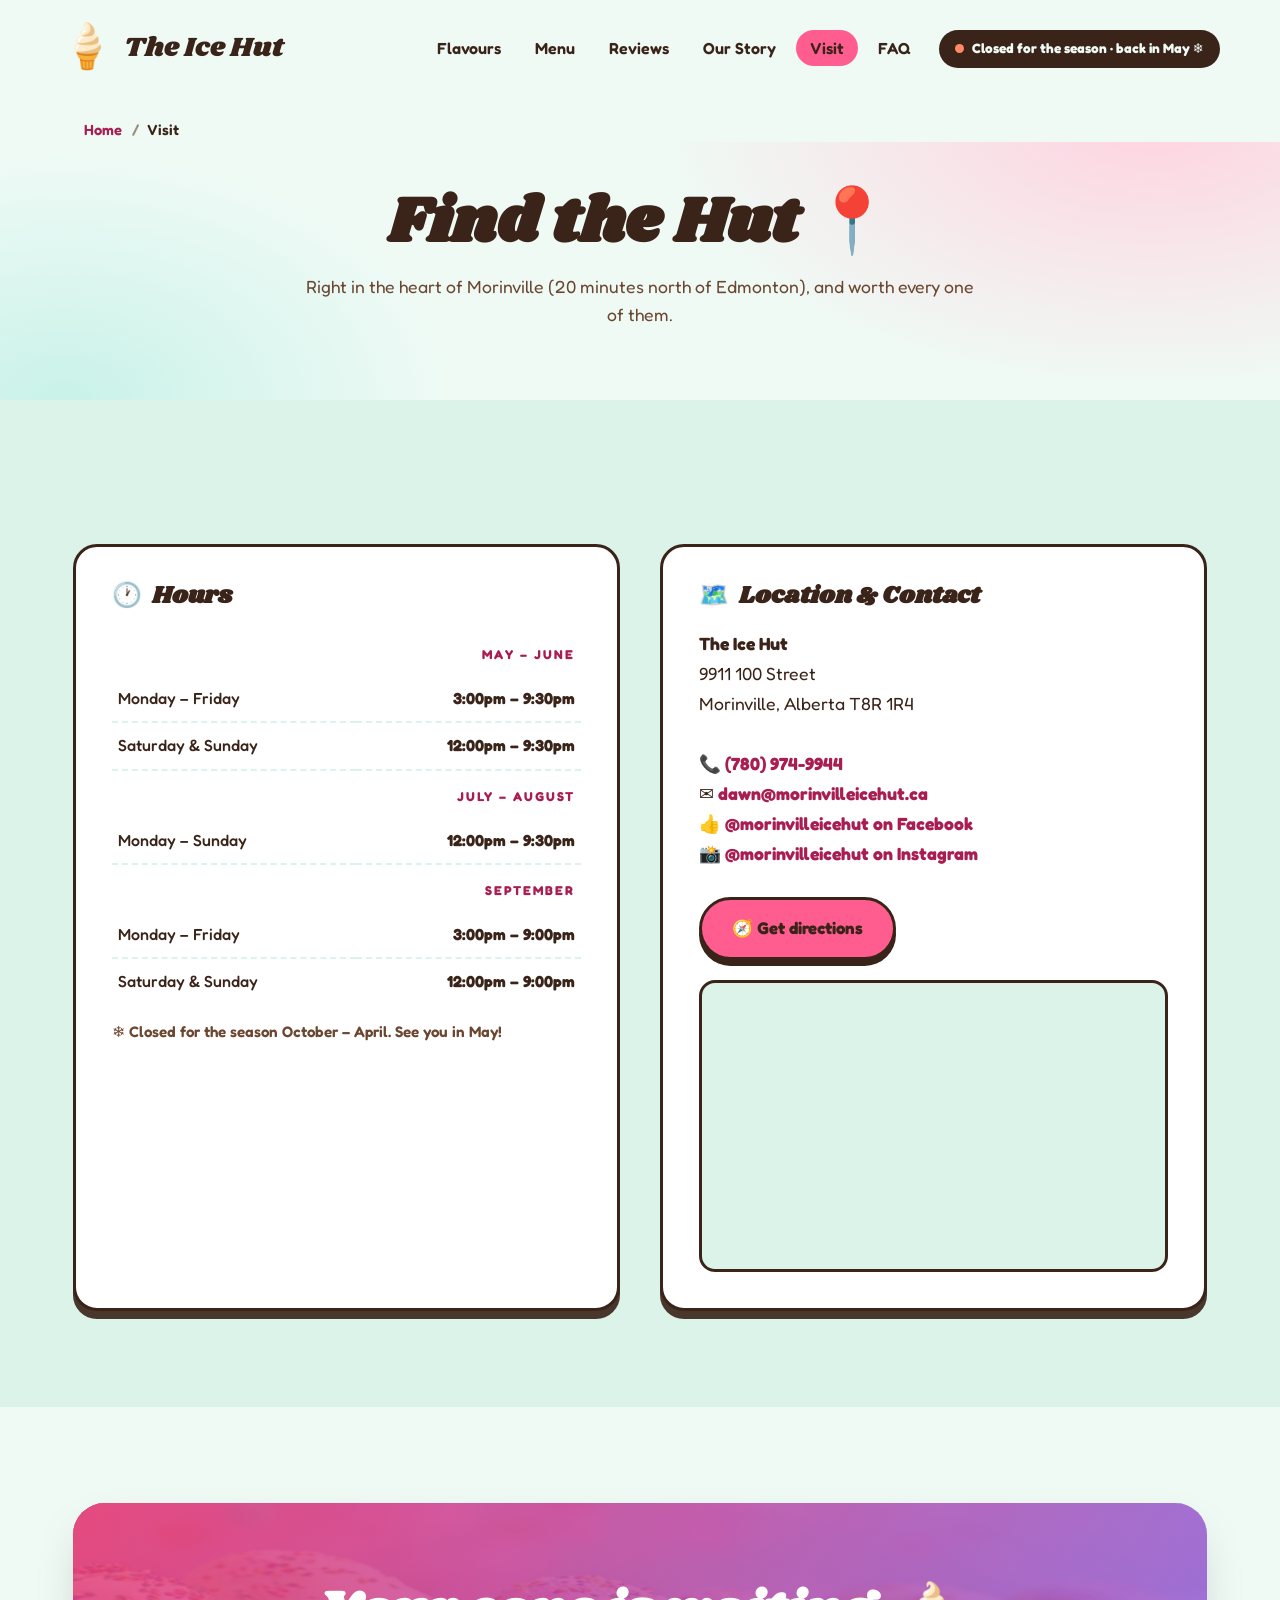
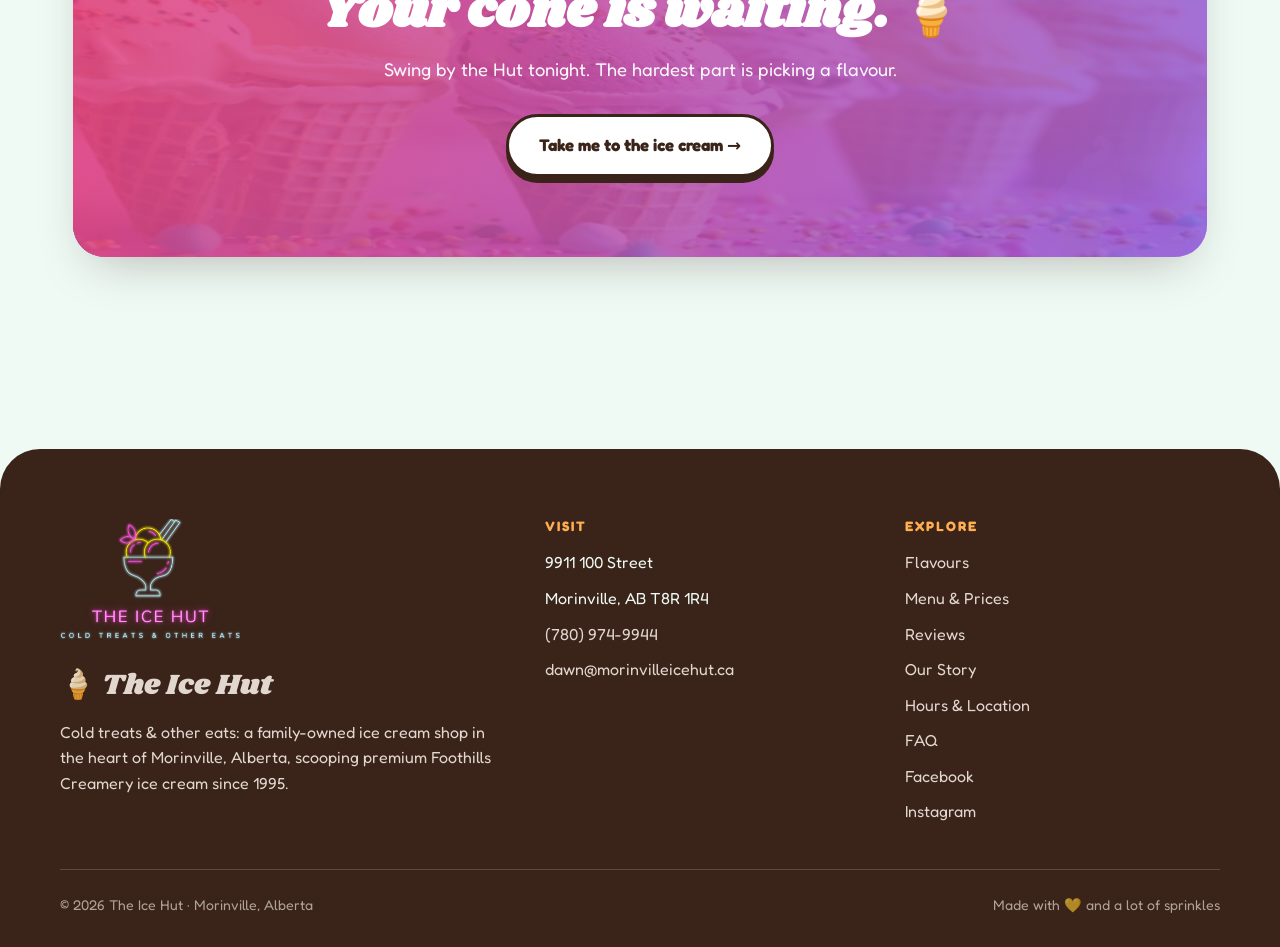
<file: visit.html>
<!DOCTYPE html>
<html lang="en-CA">
<head>
  <meta charset="UTF-8" />
  <meta name="viewport" content="width=device-width, initial-scale=1.0" />
  <meta name="theme-color" content="#FF5D8F" />
  <meta name="geo.region" content="CA-AB" />
  <meta name="geo.placename" content="Morinville" />

  <link rel="icon" type="image/png" sizes="32x32" href="images/icon-32.png" />
  <link rel="icon" type="image/png" sizes="16x16" href="images/icon-16.png" />
  <link rel="apple-touch-icon" sizes="180x180" href="images/icon-180.png" />
  <link rel="manifest" href="manifest.webmanifest" />

  <link rel="preconnect" href="https://fonts.googleapis.com" />
  <link rel="preconnect" href="https://fonts.gstatic.com" crossorigin />
  <link href="https://fonts.googleapis.com/css2?family=Shrikhand&family=Fredoka:wght@400;500;600;700&display=swap" rel="stylesheet" />

  <link rel="stylesheet" href="styles.css" />
  <title>Visit Us: Hours, Location & Directions | The Ice Hut Morinville</title>
  <meta name="description" content="Find The Ice Hut at 9911 100 Street, Morinville, Alberta. Seasonal hours May-September, phone, email, and a map to help you find us." />
  <link rel="canonical" href="https://morinvilleicehut.ca/visit.html" />
  <meta name="robots" content="index, follow, max-image-preview:large" />

  <meta property="og:type" content="website" />
  <meta property="og:site_name" content="The Ice Hut" />
  <meta property="og:title" content="Visit The Ice Hut | Hours & Location, Morinville AB" />
  <meta property="og:description" content="9911 100 Street, Morinville, Alberta. Open seasonally May through September." />
  <meta property="og:url" content="https://morinvilleicehut.ca/visit.html" />
  <meta property="og:image" content="https://morinvilleicehut.ca/og-image.png" />
  <meta property="og:image:width" content="1200" />
  <meta property="og:image:height" content="630" />
  <meta property="og:image:alt" content="A towering triple-scoop ice cream cone from The Ice Hut" />
  <meta property="og:locale" content="en_CA" />

  <meta name="twitter:card" content="summary_large_image" />
  <meta name="twitter:title" content="Visit The Ice Hut | Hours & Location, Morinville AB" />
  <meta name="twitter:description" content="9911 100 Street, Morinville, Alberta. Open seasonally May through September." />
  <meta name="twitter:image" content="https://morinvilleicehut.ca/og-image.png" />
  <meta name="twitter:image:alt" content="A towering triple-scoop ice cream cone from The Ice Hut" />
  <script type="application/ld+json">
{
  "@context": "https://schema.org",
  "@graph": [
    {
      "@type": "IceCreamShop",
      "@id": "https://morinvilleicehut.ca/#business",
      "name": "The Ice Hut",
      "alternateName": "Morinville Ice Hut",
      "slogan": "Cold Treats & Other Eats",
      "description": "Family-owned ice cream shop in Morinville, Alberta, serving premium Foothills Creamery ice cream since 1995. Known for 75+ flavours, generous scoops, milkshakes, ice cream nachos and Puppy Cones for dogs. Cold treats & other eats, open seasonally May through September.",
      "url": "https://morinvilleicehut.ca/",
      "telephone": "+1-780-974-9944",
      "email": "dawn@morinvilleicehut.ca",
      "foundingDate": "1995",
      "priceRange": "$",
      "servesCuisine": "Ice Cream",
      "currenciesAccepted": "CAD",
      "paymentAccepted": "Cash, Credit Card, Debit Card",
      "publicAccess": true,
      "petsAllowed": true,
      "smokingAllowed": false,
      "image": [
        "https://morinvilleicehut.ca/og-image.png",
        "https://morinvilleicehut.ca/images/hero.jpg",
        "https://morinvilleicehut.ca/images/real-fb-cones.jpg"
      ],
      "logo": "https://morinvilleicehut.ca/images/logo.png",
      "address": {
        "@type": "PostalAddress",
        "streetAddress": "9911 100 Street",
        "addressLocality": "Morinville",
        "addressRegion": "AB",
        "postalCode": "T8R 1R4",
        "addressCountry": "CA"
      },
      "geo": {
        "@type": "GeoCoordinates",
        "latitude": 53.7909,
        "longitude": -113.6497
      },
      "hasMap": "https://www.google.com/maps/search/?api=1&query=The+Ice+Hut+9911+100+Street+Morinville+AB",
      "areaServed": {
        "@type": "GeoCircle",
        "geoMidpoint": {
          "@type": "GeoCoordinates",
          "latitude": 53.7909,
          "longitude": -113.6497
        },
        "geoRadius": "40000"
      },
      "openingHoursSpecification": [
        {
          "@type": "OpeningHoursSpecification",
          "dayOfWeek": [
            "Monday",
            "Tuesday",
            "Wednesday",
            "Thursday",
            "Friday"
          ],
          "opens": "15:00",
          "closes": "21:30",
          "validFrom": "2026-05-01",
          "validThrough": "2026-06-30"
        },
        {
          "@type": "OpeningHoursSpecification",
          "dayOfWeek": [
            "Saturday",
            "Sunday"
          ],
          "opens": "12:00",
          "closes": "21:30",
          "validFrom": "2026-05-01",
          "validThrough": "2026-06-30"
        },
        {
          "@type": "OpeningHoursSpecification",
          "dayOfWeek": [
            "Monday",
            "Tuesday",
            "Wednesday",
            "Thursday",
            "Friday",
            "Saturday",
            "Sunday"
          ],
          "opens": "12:00",
          "closes": "21:30",
          "validFrom": "2026-07-01",
          "validThrough": "2026-08-31"
        },
        {
          "@type": "OpeningHoursSpecification",
          "dayOfWeek": [
            "Monday",
            "Tuesday",
            "Wednesday",
            "Thursday",
            "Friday"
          ],
          "opens": "15:00",
          "closes": "21:00",
          "validFrom": "2026-09-01",
          "validThrough": "2026-09-30"
        },
        {
          "@type": "OpeningHoursSpecification",
          "dayOfWeek": [
            "Saturday",
            "Sunday"
          ],
          "opens": "12:00",
          "closes": "21:00",
          "validFrom": "2026-09-01",
          "validThrough": "2026-09-30"
        }
      ],
      "sameAs": [
        "https://www.facebook.com/morinvilleicehut/",
        "https://www.instagram.com/morinvilleicehut/"
      ],
      "hasMenu": {
        "@id": "https://morinvilleicehut.ca/menu.html#menu"
      }
    },
    {
      "@type": "BreadcrumbList",
      "itemListElement": [
        {
          "@type": "ListItem",
          "position": 1,
          "name": "Home",
          "item": "https://morinvilleicehut.ca/"
        },
        {
          "@type": "ListItem",
          "position": 2,
          "name": "Visit"
        }
      ]
    },
    {
      "@type": "ContactPage",
      "@id": "https://morinvilleicehut.ca/visit.html#webpage",
      "url": "https://morinvilleicehut.ca/visit.html",
      "name": "Visit Us: Hours, Location & Directions | The Ice Hut Morinville",
      "about": {
        "@id": "https://morinvilleicehut.ca/#business"
      },
      "inLanguage": "en-CA",
      "dateModified": "2026-07-25",
      "speakable": {
        "@type": "SpeakableSpecification",
        "cssSelector": [
          ".hours-table",
          ".address-lines"
        ]
      }
    }
  ]
}
  </script>
</head>
<body>
  <a class="skip-link" href="#main">Skip to content</a>

  <!-- ============ Header ============ -->
  <header class="site-header" id="header">
    <div class="wrap nav">
      <a class="brand" href="index.html" aria-label="The Ice Hut, home">
        <span class="cone-mark" aria-hidden="true">🍦</span> The Ice Hut
      </a>
      <nav aria-label="Main navigation" style="display:flex;align-items:center;gap:14px;">
        <ul class="nav-links" id="navLinks">
          <li><a href="flavours.html">Flavours</a></li>
          <li><a href="menu.html">Menu</a></li>
          <li><a href="reviews.html">Reviews</a></li>
          <li><a href="story.html">Our Story</a></li>
          <li><a href="visit.html" aria-current="page">Visit</a></li>
          <li><a href="faq.html">FAQ</a></li>
        </ul>
        <span class="status-pill" id="statusPill" role="status">
          <span class="status-dot" id="statusDot"></span>
          <span id="statusText">Checking hours…</span>
        </span>
        <button class="menu-toggle" id="menuToggle" aria-label="Toggle menu" aria-expanded="false">☰</button>
      </nav>
    </div>
  </header>
    <nav class="breadcrumb-nav wrap" aria-label="Breadcrumb">
      <a href="index.html">Home</a> <span aria-hidden="true">/</span> <span aria-current="page">Visit</span>
    </nav>

  <main id="main">
    <section class="page-hero">
      <div class="wrap">
        <h1>Find the Hut 📍</h1>
        <p>Right in the heart of Morinville (20 minutes north of Edmonton), and worth every one of them.</p>
      </div>
    </section>

    <section class="visit" aria-labelledby="visit-title">
      <div class="wrap">
        <div class="visit-grid reveal-stagger">
          <div class="visit-card">
            <h2><span aria-hidden="true">🕐</span> Hours</h2>
            <table class="hours-table" id="hoursTable">
              <tbody>
                <tr class="season-row" data-season="mj"><td colspan="2">May – June</td></tr>
                <tr data-season="mj"><td>Monday – Friday</td><td>3:00pm – 9:30pm</td></tr>
                <tr data-season="mj"><td>Saturday &amp; Sunday</td><td>12:00pm – 9:30pm</td></tr>
                <tr class="season-row" data-season="ja"><td colspan="2">July – August</td></tr>
                <tr data-season="ja"><td>Monday – Sunday</td><td>12:00pm – 9:30pm</td></tr>
                <tr class="season-row" data-season="sep"><td colspan="2">September</td></tr>
                <tr data-season="sep"><td>Monday – Friday</td><td>3:00pm – 9:00pm</td></tr>
                <tr data-season="sep"><td>Saturday &amp; Sunday</td><td>12:00pm – 9:00pm</td></tr>
              </tbody>
            </table>
            <p class="text-small note-seasonal">❄️ Closed for the season October – April. See you in May!</p>
          </div>
          <div class="visit-card">
            <h2><span aria-hidden="true">🗺️</span> Location &amp; Contact</h2>
            <address class="address-lines" style="font-style: normal;">
              <strong>The Ice Hut</strong><br />
              9911 100 Street<br />
              Morinville, Alberta T8R 1R4<br /><br />
              📞 <a href="tel:+17809749944">(780) 974-9944</a><br />
              ✉️ <a href="mailto:dawn@morinvilleicehut.ca">dawn@morinvilleicehut.ca</a><br />
              👍 <a href="https://www.facebook.com/morinvilleicehut/" rel="noopener" target="_blank">@morinvilleicehut on Facebook</a><br />
              📸 <a href="https://www.instagram.com/morinvilleicehut/" rel="noopener" target="_blank">@morinvilleicehut on Instagram</a>
            </address>
            <a class="btn btn-primary" href="https://maps.google.com/?q=The+Ice+Hut,+9911+100+Street,+Morinville,+AB" target="_blank" rel="noopener">🧭 Get directions</a>
            <div class="map-embed">
              <iframe
                src="https://maps.google.com/maps?q=The%20Ice%20Hut%2C9911%20100%20Street%2CMorinville%2CAB%20T8R%201R4&amp;output=embed"
                title="Map showing The Ice Hut at 9911 100 Street, Morinville, Alberta"
                loading="lazy" referrerpolicy="no-referrer-when-downgrade"></iframe>
            </div>
          </div>
        </div>
      </div>
    </section>

    <!-- ============ CTA ============ -->
    <section aria-label="Visit us today">
      <div class="wrap reveal">
        <div class="cta-banner">
          <img class="cta-bg" loading="lazy" src="images/cta-banner.jpg" alt="" aria-hidden="true" onerror="this.remove()" />
          <div class="cta-overlay" aria-hidden="true"></div>
          <h2>Your cone is waiting. 🍦</h2>
          <p>Swing by the Hut tonight. The hardest part is picking a flavour.</p>
          <a class="btn" href="https://maps.google.com/?q=The+Ice+Hut,+9911+100+Street,+Morinville,+AB" target="_blank" rel="noopener">Take me to the ice cream →</a>
        </div>
      </div>
    </section>
  </main>

  <!-- ============ Footer ============ -->
  <footer class="site-footer">
    <div class="wrap">
      <div class="footer-grid">
        <div>
          <img src="images/logo.png" alt="The Ice Hut: Cold Treats &amp; Other Eats" width="335" height="225" style="width:180px; height:auto; margin-bottom:14px;" onerror="this.remove()" />
          <p class="footer-brand">🍦 The Ice Hut</p>
          <p>Cold treats &amp; other eats: a family-owned ice cream shop in the heart of Morinville, Alberta, scooping premium Foothills Creamery ice cream since 1995.</p>
        </div>
        <div>
          <h3>Visit</h3>
          <ul>
            <li>9911 100 Street</li>
            <li>Morinville, AB T8R 1R4</li>
            <li><a href="tel:+17809749944">(780) 974-9944</a></li>
            <li><a href="mailto:dawn@morinvilleicehut.ca">dawn@morinvilleicehut.ca</a></li>
          </ul>
        </div>
        <div>
          <h3>Explore</h3>
          <ul>
            <li><a href="flavours.html">Flavours</a></li>
            <li><a href="menu.html">Menu &amp; Prices</a></li>
            <li><a href="reviews.html">Reviews</a></li>
            <li><a href="story.html">Our Story</a></li>
            <li><a href="visit.html">Hours &amp; Location</a></li>
            <li><a href="faq.html">FAQ</a></li>
            <li><a href="https://www.facebook.com/morinvilleicehut/" rel="noopener" target="_blank">Facebook</a></li>
            <li><a href="https://www.instagram.com/morinvilleicehut/" rel="noopener" target="_blank">Instagram</a></li>
          </ul>
        </div>
      </div>
      <div class="footer-bottom">
        <span>© <span id="year">2026</span> The Ice Hut · Morinville, Alberta</span>
        <span>Made with 💛 and a lot of sprinkles</span>
      </div>
    </div>
  </footer>

  <button class="back-top" id="backTop" aria-label="Back to top">🍦</button>

  <script src="script.js"></script>

</body>
</html>
</file>
<file: styles.css>
/* ============ Design tokens ============ */
:root {
  --cream: #EFFAF5;
  --cream-2: #DCF3E9;
  --choc: #3A2318;
  --choc-soft: #6B4630;
  --pink: #FF5D8F;
  --pink-deep: #A81E52;
  --pink-soft: #FFD3E1;
  --mint: #4FC9B1;
  --mint-soft: #C9F2E9;
  --caramel: #FFAE52;
  --caramel-soft: #FFE3C2;
  --berry: #8C5BD8;
  --sky: #8ED8F0;
  --font-display: 'Shrikhand', 'Fredoka', 'Comic Sans MS', cursive;
  --font-body: 'Fredoka', 'Trebuchet MS', system-ui, sans-serif;
  --radius: 24px;
  --shadow-pop: 0 8px 0 rgba(58, 35, 24, 0.9);
  --shadow-soft: 0 20px 50px -20px rgba(58, 35, 24, 0.35);
  --ease-bounce: cubic-bezier(0.34, 1.56, 0.64, 1);
}

* { margin: 0; padding: 0; box-sizing: border-box; }
html { scroll-behavior: smooth; }

body {
  font-family: var(--font-body);
  background: var(--cream);
  color: var(--choc);
  line-height: 1.6;
}

::selection { background: var(--pink); color: var(--choc); }

.skip-link {
  position: absolute; left: -9999px; top: 0;
  background: var(--choc); color: #fff; padding: 12px 20px;
  border-radius: 0 0 12px 0; z-index: 999;
}
.skip-link:focus { left: 0; }

a:focus-visible, button:focus-visible, summary:focus-visible {
  outline: 3px solid var(--berry); outline-offset: 3px; border-radius: 6px;
}

.wrap { width: min(1160px, 92%); margin-inline: auto; }

h1, h2, h3 { line-height: 1.12; }

/* ============ Header ============ */
.site-header {
  position: fixed; inset: 0 0 auto 0; z-index: 100;
  transition: background 0.35s ease, box-shadow 0.35s ease;
  padding: 14px 0;
}
.site-header.scrolled {
  background: rgba(239, 250, 245, 0.85);
  backdrop-filter: blur(14px);
  -webkit-backdrop-filter: blur(14px);
  box-shadow: 0 4px 30px -10px rgba(58, 35, 24, 0.25);
}
.nav { display: flex; align-items: center; justify-content: space-between; gap: 16px; }
.brand {
  font-family: var(--font-display);
  font-size: clamp(1.3rem, 3vw, 1.7rem);
  color: var(--choc); text-decoration: none;
  display: flex; align-items: center; gap: 10px;
  transition: transform 0.3s var(--ease-bounce);
}
.brand:hover { transform: rotate(-2deg) scale(1.04); }
.brand .cone-mark { font-size: 1.6em; display: inline-block; animation: bob 3s ease-in-out infinite; }

.nav-links { display: flex; align-items: center; gap: 6px; list-style: none; }
.nav-links a {
  text-decoration: none; color: var(--choc); font-weight: 600;
  padding: 8px 14px; border-radius: 999px; transition: background 0.25s, transform 0.25s;
}
.nav-links a:hover { background: var(--pink-soft); transform: translateY(-2px); }

.status-pill {
  display: inline-flex; align-items: center; gap: 8px;
  font-weight: 700; font-size: 0.85rem;
  background: var(--choc); color: var(--cream);
  padding: 8px 16px; border-radius: 999px; white-space: nowrap;
}
.status-dot {
  width: 9px; height: 9px; border-radius: 50%;
  background: #62D98A; animation: pulse-dot 1.8s ease-in-out infinite;
}
.status-dot.closed { background: #FF8A65; animation: none; }
@keyframes pulse-dot {
  0%, 100% { box-shadow: 0 0 0 0 rgba(98, 217, 138, 0.7); }
  55% { box-shadow: 0 0 0 7px rgba(98, 217, 138, 0); }
}

.menu-toggle { display: none; }

/* ============ Hero ============ */
.hero {
  position: relative;
  min-height: 100svh;
  display: grid; place-items: center;
  padding: 130px 0 90px;
  background:
    radial-gradient(1100px 600px at 85% -10%, var(--pink-soft) 0%, transparent 60%),
    radial-gradient(900px 550px at -10% 20%, var(--mint-soft) 0%, transparent 55%),
    radial-gradient(700px 500px at 60% 110%, var(--caramel-soft) 0%, transparent 55%),
    var(--cream);
  overflow: hidden;
}
#sprinkles {
  position: absolute; inset: 0; width: 100%; height: 100%;
  pointer-events: none;
}
.hero-grid {
  position: relative; z-index: 2;
  display: grid; grid-template-columns: 1.15fr 0.85fr;
  align-items: center; gap: 40px;
}
.hero-kicker {
  display: inline-flex; align-items: center; gap: 10px;
  background: #fff; border: 2px solid var(--choc);
  box-shadow: 4px 4px 0 var(--choc);
  padding: 8px 18px; border-radius: 999px;
  font-weight: 700; font-size: 0.95rem;
  transform: rotate(-1.5deg);
  margin-bottom: 22px;
  animation: drop-in 0.8s var(--ease-bounce) both;
}
.hero h1 {
  font-family: var(--font-display);
  font-size: clamp(3rem, 8.5vw, 6.2rem);
  letter-spacing: 0.5px;
  animation: drop-in 0.8s 0.1s var(--ease-bounce) both;
}
.hero h1 .gradient-word {
  color: var(--pink-deep);
  text-decoration: underline;
  text-decoration-style: wavy;
  text-decoration-color: var(--caramel);
  text-decoration-thickness: 3px;
  text-underline-offset: 10px;
}
@keyframes gradient-slide {
  0% { background-position: 0% 50%; }
  100% { background-position: 300% 50%; }
}
.hero-sub {
  font-size: clamp(1.05rem, 2vw, 1.3rem);
  color: var(--choc-soft); max-width: 34rem;
  margin: 20px 0 32px;
  animation: drop-in 0.8s 0.2s var(--ease-bounce) both;
}
.hero-ctas { display: flex; flex-wrap: wrap; gap: 16px; animation: drop-in 0.8s 0.3s var(--ease-bounce) both; }

.btn {
  display: inline-flex; align-items: center; gap: 10px;
  font-family: var(--font-body); font-weight: 700;
  font-size: 1.05rem; text-decoration: none;
  padding: 15px 30px; border-radius: 999px;
  border: 3px solid var(--choc); cursor: pointer;
  transition: transform 0.25s var(--ease-bounce), box-shadow 0.25s;
  box-shadow: 0 6px 0 var(--choc);
}
.btn:hover { transform: translateY(-4px); box-shadow: 0 10px 0 var(--choc); }
.btn:active { transform: translateY(2px); box-shadow: 0 3px 0 var(--choc); }
.btn-primary { background: var(--pink); color: var(--choc); }
.btn-ghost { background: #fff; color: var(--choc); }

@keyframes drop-in {
  from { opacity: 0; transform: translateY(35px); }
  to { opacity: 1; transform: translateY(0); }
}

/* Hero cone illustration */
.hero-art { position: relative; display: grid; place-items: center; }
.hero-art > * { grid-area: 1 / 1; }
.hero-photo {
  width: min(400px, 88%);
  border: 4px solid var(--choc);
  border-radius: 58% 42% 55% 45% / 48% 55% 45% 52%;
  overflow: hidden;
  box-shadow: 0 30px 60px -25px rgba(58, 35, 24, 0.5), 0 10px 0 var(--choc);
  animation: blob-morph 16s ease-in-out infinite;
  transform: perspective(900px) rotate(-1.5deg) rotateY(var(--tilt-y, 0deg)) rotateX(var(--tilt-x, 0deg));
  transition: transform 0.25s ease-out;
  will-change: transform;
}
.hero-photo img {
  display: block; width: 100%; height: 100%; object-fit: cover;
  aspect-ratio: 4 / 5;
  animation: kenburns 16s ease-in-out infinite alternate;
}
@keyframes kenburns {
  from { transform: scale(1) translate(0, 0); }
  to { transform: scale(1.14) translate(2%, -3%); }
}
/* when the photo exists, the illustrated cone steps aside */
.hero-photo ~ .cone-float { display: none; }
.blob {
  width: 78%; aspect-ratio: 1; z-index: -1;
  filter: blur(2px); opacity: 0.65;
  animation: blob-morph 12s ease-in-out infinite;
}
.blob-1 {
  background: linear-gradient(135deg, var(--pink-soft), var(--caramel-soft));
  transform: translate(-8%, -4%);
}
.blob-2 {
  background: linear-gradient(315deg, var(--mint-soft), var(--pink-soft));
  transform: translate(10%, 8%) scale(0.9);
  animation-delay: -6s; animation-duration: 15s;
}
@keyframes blob-morph {
  0%, 100% { border-radius: 58% 42% 55% 45% / 48% 55% 45% 52%; }
  33% { border-radius: 45% 55% 40% 60% / 60% 42% 58% 40%; }
  66% { border-radius: 60% 40% 58% 42% / 42% 58% 42% 58%; }
}
.cone-float { animation: bob 4.5s ease-in-out infinite; width: min(360px, 80%); }
@keyframes bob {
  0%, 100% { transform: translateY(0) rotate(-2deg); }
  50% { transform: translateY(-18px) rotate(2deg); }
}
.drip-drop { animation: drip-fall 2.6s ease-in infinite; opacity: 0; }
.drip-drop.d2 { animation-delay: 0.9s; }
.drip-drop.d3 { animation-delay: 1.7s; }
@keyframes drip-fall {
  0% { transform: translateY(0); opacity: 0; }
  15% { opacity: 1; }
  80% { opacity: 1; }
  100% { transform: translateY(120px); opacity: 0; }
}

.badge-spin {
  position: absolute; top: 2%; right: 4%;
  width: clamp(110px, 14vw, 150px); height: auto;
  animation: spin 16s linear infinite;
  filter: drop-shadow(0 6px 12px rgba(58,35,24,0.25));
  z-index: 3;
}
@keyframes spin { to { transform: rotate(360deg); } }

.float-emoji {
  position: absolute; font-size: clamp(1.6rem, 3vw, 2.6rem);
  animation: bob 5s ease-in-out infinite;
  user-select: none; pointer-events: none;
}

.scroll-hint {
  position: absolute; bottom: 26px; left: 50%; transform: translateX(-50%);
  z-index: 2; color: var(--choc-soft); font-weight: 600; font-size: 0.85rem;
  display: flex; flex-direction: column; align-items: center; gap: 4px;
  animation: bob 2.4s ease-in-out infinite;
}

/* ============ Facts strip ============ */
.facts-strip {
  background: var(--choc); color: var(--cream);
  padding: 22px 24px;
}
.facts-row {
  display: flex; flex-wrap: wrap; justify-content: center;
  gap: 12px 28px; max-width: 1160px; margin-inline: auto;
  font-family: var(--font-display);
  font-size: clamp(0.85rem, 1.6vw, 1.05rem);
  letter-spacing: 0.3px;
}
.facts-row span { white-space: nowrap; }

/* ============ Sections ============ */
section { padding: 96px 24px; position: relative; }
.section-kicker {
  font-weight: 700; text-transform: uppercase; letter-spacing: 3px;
  font-size: 0.85rem; color: var(--pink-deep); margin-bottom: 10px;
}
.section-title {
  font-family: var(--font-display);
  font-size: clamp(2rem, 5vw, 3.4rem);
  margin-bottom: 18px;
}
.section-sub { color: var(--choc-soft); max-width: 42rem; font-size: 1.1rem; }

/* Scroll reveal */
.reveal { opacity: 0; transform: translateY(45px); transition: opacity 0.7s ease, transform 0.7s var(--ease-bounce); }
.reveal.in-view { opacity: 1; transform: translateY(0); }
.reveal-stagger > * { opacity: 0; transform: translateY(45px) scale(0.96); transition: opacity 0.6s ease, transform 0.6s var(--ease-bounce); }
.reveal-stagger.in-view > * { opacity: 1; transform: translateY(0) scale(1); }

/* ============ Stats ============ */
.stats { background: var(--cream-2); }
.stats-grid {
  display: grid; grid-template-columns: repeat(4, 1fr); gap: 24px; text-align: center;
}
.stat-num {
  font-family: var(--font-display);
  font-size: clamp(2.4rem, 5.5vw, 4rem);
  color: var(--pink-deep); display: block;
}
.stat-label { font-weight: 600; color: var(--choc-soft); }

/* ============ Flavours ============ */
.flavours-grid {
  display: grid; grid-template-columns: repeat(4, 1fr); gap: 26px; margin-top: 48px;
}
.flavour-card {
  background: #fff; border: 3px solid var(--choc); border-radius: var(--radius);
  padding: 30px 22px 26px; text-align: center;
  box-shadow: var(--shadow-pop);
  transition: transform 0.2s ease, box-shadow 0.2s ease;
  transform-style: preserve-3d; will-change: transform;
  position: relative; overflow: hidden;
}
.flavour-art {
  width: 104px; height: auto; display: block;
  margin: 2px auto 14px;
  filter: drop-shadow(0 8px 10px rgba(58,35,24,0.18));
  transition: transform 0.35s var(--ease-bounce);
}
.flavour-card:hover .flavour-art { transform: scale(1.12) rotate(-5deg); }

.flavour-photo {
  margin: 2px auto 16px; width: 100%; aspect-ratio: 1;
  border-radius: 18px; overflow: hidden;
  border: 3px solid var(--choc);
  box-shadow: inset 0 0 0 3px #fff;
}
.flavour-photo img {
  width: 100%; height: 100%; object-fit: cover; display: block;
  transition: transform 0.6s var(--ease-bounce), filter 0.4s;
}
.flavour-card:hover .flavour-photo img { transform: scale(1.12) rotate(-1.5deg); filter: saturate(1.15); }
/* when the photo exists, the illustrated scoop steps aside */
.flavour-photo ~ .flavour-art { display: none; }

.menu-photo {
  width: 100%; height: 160px; object-fit: cover; display: block;
  border-radius: 16px; border: 3px solid var(--choc);
  margin-bottom: 20px;
  transition: transform 0.4s var(--ease-bounce);
}
.menu-card:hover .menu-photo { transform: scale(1.03) rotate(-0.8deg); }

.story-photo {
  margin-top: 26px; transform: rotate(-1.6deg);
  border: 4px solid var(--choc); border-radius: 20px;
  overflow: hidden; box-shadow: 8px 8px 0 var(--choc);
  background: #fff;
}
.story-photo img { display: block; width: 100%; height: auto; }
.story-photo figcaption {
  padding: 12px 18px; font-weight: 600; font-size: 0.95rem;
  color: var(--choc-soft); background: #fff; text-align: center;
}

.cta-bg {
  position: absolute; inset: 0; width: 100%; height: 100%;
  object-fit: cover; z-index: 0;
  animation: kenburns 18s ease-in-out infinite alternate;
}
.cta-overlay {
  position: absolute; inset: 0; z-index: 1;
  background: linear-gradient(120deg, rgba(232, 67, 122, 0.88) 0%, rgba(140, 91, 216, 0.85) 100%);
}
.cta-banner > :not(.cta-bg):not(.cta-overlay) { position: relative; z-index: 2; }

.fotw-banner {
  margin-top: 34px;
  display: flex; align-items: center; gap: 14px; flex-wrap: wrap;
  background: linear-gradient(100deg, #FFF1D6, #FFE0EC, #D9F6EF);
  background-size: 220% 100%;
  animation: gradient-slide 8s linear infinite alternate;
  border: 3px solid var(--choc); border-radius: 18px;
  box-shadow: 6px 6px 0 var(--choc);
  padding: 16px 24px; font-size: 1.08rem;
}
.fotw-banner .fotw-star { font-size: 1.6rem; animation: bob 2.6s ease-in-out infinite; }
.fotw-banner strong { color: var(--pink-deep); font-size: 1.15em; }
.flavour-card h3 { font-size: 1.15rem; margin-bottom: 6px; }
.flavour-card p { font-size: 0.92rem; color: var(--choc-soft); line-height: 1.45; }

.flavour-note {
  margin-top: 40px; text-align: center; font-size: 1.15rem; font-weight: 600;
}
.flavour-note .count { color: var(--pink-deep); font-family: var(--font-display); font-size: 1.5em; }

/* ============ Menu ============ */
.menu-section {
  background:
    radial-gradient(800px 500px at 110% 0%, var(--mint-soft) 0%, transparent 55%),
    radial-gradient(700px 450px at -10% 100%, var(--pink-soft) 0%, transparent 55%),
    var(--cream);
}
.menu-grid { display: grid; grid-template-columns: repeat(3, 1fr); gap: 28px; margin-top: 48px; }
.menu-card {
  background: #fff; border: 3px solid var(--choc); border-radius: var(--radius);
  padding: 30px; box-shadow: var(--shadow-pop);
  transition: transform 0.3s var(--ease-bounce);
}
.menu-card:hover { transform: translateY(-8px) rotate(-0.6deg); }
.menu-card-head {
  display: flex; align-items: center; gap: 12px; margin-bottom: 20px;
  font-family: var(--font-display); font-size: 1.35rem;
}
.menu-card-head .emoji { font-size: 1.9rem; }
.menu-item {
  display: flex; justify-content: space-between; align-items: baseline;
  gap: 12px; padding: 9px 0; border-bottom: 2px dashed var(--cream-2);
  font-weight: 500;
}
.menu-item:last-child { border-bottom: none; }
.menu-item .dots { flex: 1; border-bottom: 2px dotted rgba(58,35,24,0.25); transform: translateY(-4px); }
.menu-item .price { font-weight: 700; color: var(--pink-deep); white-space: nowrap; }
.menu-item .fav {
  font-size: 0.72rem; background: var(--caramel); color: var(--choc);
  border-radius: 999px; padding: 3px 9px; font-weight: 700;
  text-transform: uppercase; letter-spacing: 1px; margin-left: 6px;
  vertical-align: middle;
}
.menu-fineprint { margin-top: 26px; text-align: center; color: var(--choc-soft); font-size: 0.9rem; }

/* ============ Story ============ */
.story-grid { display: grid; grid-template-columns: 1fr 1fr; gap: 60px; align-items: center; }
.story-card {
  background: var(--choc); color: var(--cream);
  border-radius: var(--radius); padding: 44px;
  box-shadow: var(--shadow-soft);
  transform: rotate(1.2deg);
}
.story-card h3 { font-family: var(--font-display); font-size: 1.7rem; margin-bottom: 14px; color: var(--caramel); }
.story-card p { opacity: 0.92; margin-bottom: 14px; }
.story-card p:last-child { margin-bottom: 0; }
.story-points { list-style: none; display: grid; gap: 18px; }
.story-points li {
  display: flex; gap: 16px; align-items: flex-start;
  background: #fff; border: 3px solid var(--choc); border-radius: 18px;
  padding: 18px 20px; box-shadow: 5px 5px 0 var(--choc);
  transition: transform 0.3s var(--ease-bounce);
}
.story-points li:hover { transform: translateX(8px); }
.story-points .pt-emoji { font-size: 1.7rem; line-height: 1.2; }
.story-points strong { display: block; font-size: 1.05rem; }
.story-points span.desc { color: var(--choc-soft); font-size: 0.95rem; }

.social-photo { width: min(260px, 60%); margin: 34px auto 0; }
.social-photo-frame {
  border: 4px solid var(--choc); border-radius: 50%;
  overflow: hidden; box-shadow: var(--shadow-pop);
  transition: transform 0.35s var(--ease-bounce);
}
.social-photo-frame:hover { transform: scale(1.04) rotate(-2deg); }
.social-photo-frame img { display: block; width: 100%; height: 100%; object-fit: cover; aspect-ratio: 1; }
.social-photo figcaption {
  margin-top: 12px; text-align: center;
  font-size: 0.9rem; font-weight: 600; color: var(--choc-soft);
}
.social-photo figcaption a { color: var(--pink-deep); }

/* ============ Reviews ============ */
.reviews-grid {
  display: grid; grid-template-columns: repeat(2, 1fr); gap: 26px;
  max-width: 900px; margin: 48px auto 0;
}
.review-card {
  background: #fff; border: 3px solid var(--choc); border-radius: var(--radius);
  box-shadow: var(--shadow-pop); padding: 28px 30px; margin: 0;
  transition: transform 0.3s var(--ease-bounce);
}
.review-card:hover { transform: translateY(-6px) rotate(-0.5deg); }
.review-stars { color: #F5A623; font-size: 1.25rem; letter-spacing: 3px; margin-bottom: 12px; }
.review-card p { font-size: 1.06rem; line-height: 1.55; }
.review-card footer { margin-top: 14px; font-weight: 600; color: var(--choc-soft); font-size: 0.92rem; }
.reviews-cta { text-align: center; margin-top: 40px; }
@media (max-width: 700px) { .reviews-grid { grid-template-columns: 1fr; } }

/* ============ Visit ============ */
.visit { background: var(--cream-2); }
.visit-grid { display: grid; grid-template-columns: 1fr 1fr; gap: 40px; margin-top: 48px; }
.visit-card {
  background: #fff; border: 3px solid var(--choc); border-radius: var(--radius);
  padding: 36px; box-shadow: var(--shadow-pop);
}
.visit-card h2, .visit-card h3 {
  font-family: var(--font-display); font-size: 1.5rem; margin-bottom: 20px;
  display: flex; align-items: center; gap: 10px;
}
.hours-table { width: 100%; border-collapse: collapse; }
.hours-table td { padding: 10px 6px; border-bottom: 2px dashed var(--cream-2); font-weight: 500; }
.hours-table tr:last-child td { border-bottom: none; }
.hours-table td:last-child { text-align: right; font-weight: 700; }
.hours-table tr.season-row td {
  font-weight: 700; text-transform: uppercase; letter-spacing: 2px;
  font-size: 0.8rem; color: var(--pink-deep); padding-top: 16px;
  border-bottom: none;
}
.hours-table tr.today td {
  background: var(--pink-soft); font-weight: 700;
}
.hours-table tr.today td:first-child { border-radius: 12px 0 0 12px; }
.hours-table tr.today td:last-child { border-radius: 0 12px 12px 0; color: var(--pink-deep); }
.address-lines { font-size: 1.1rem; line-height: 1.7; margin-bottom: 22px; }
.address-lines a { color: var(--pink-deep); font-weight: 700; text-decoration: none; }
.address-lines a:hover { text-decoration: underline; }
.visit-card .btn { margin-top: 6px; }
.map-embed {
  margin-top: 20px; border-radius: 16px; overflow: hidden;
  border: 3px solid var(--choc); aspect-ratio: 16 / 10; background: var(--cream-2);
}
.map-embed iframe { width: 100%; height: 100%; border: 0; display: block; }

/* ============ FAQ ============ */
.faq-list { max-width: 780px; margin: 48px auto 0; display: grid; gap: 16px; }
.faq-list details {
  background: #fff; border: 3px solid var(--choc); border-radius: 18px;
  box-shadow: 5px 5px 0 var(--choc); overflow: hidden;
  transition: transform 0.25s var(--ease-bounce);
}
.faq-list details:hover { transform: translateY(-3px); }
.faq-list summary {
  cursor: pointer; font-weight: 700; font-size: 1.08rem;
  padding: 20px 24px; list-style: none;
  display: flex; justify-content: space-between; align-items: center; gap: 16px;
}
.faq-list summary::-webkit-details-marker { display: none; }
.faq-list summary::after {
  content: '+'; font-family: var(--font-display); font-size: 1.5rem;
  color: var(--pink-deep); transition: transform 0.3s var(--ease-bounce);
}
.faq-list details[open] summary::after { transform: rotate(45deg); }
.faq-list details p { padding: 0 24px 22px; color: var(--choc-soft); }

/* ============ CTA banner ============ */
.cta-banner {
  background: linear-gradient(120deg, var(--pink-deep) 0%, var(--berry) 100%);
  color: #fff; text-align: center;
  border-radius: 32px; padding: clamp(48px, 7vw, 80px) 32px;
  position: relative; overflow: hidden;
  box-shadow: var(--shadow-soft);
}
.cta-banner::before, .cta-banner::after {
  content: '🍦'; position: absolute; font-size: 7rem; opacity: 0.16;
  animation: bob 6s ease-in-out infinite;
}
.cta-banner::before { top: -22px; left: 4%; transform: rotate(-18deg); }
.cta-banner::after { bottom: -26px; right: 4%; transform: rotate(14deg); animation-delay: 2s; }
.cta-banner h2 { font-family: var(--font-display); font-size: clamp(2rem, 5vw, 3.2rem); margin-bottom: 14px; }
.cta-banner p { font-size: 1.15rem; opacity: 0.95; margin-bottom: 30px; }
.cta-banner .btn { background: #fff; color: var(--choc); border-color: var(--choc); }

/* ============ Footer ============ */
.site-footer {
  background: var(--choc); color: var(--cream);
  padding: 70px 0 30px; margin-top: 96px;
  border-radius: 40px 40px 0 0;
}
.footer-grid { display: grid; grid-template-columns: 1.4fr 1fr 1fr; gap: 44px; margin-bottom: 44px; }
.footer-brand { font-family: var(--font-display); font-size: 1.8rem; margin-bottom: 12px; }
.site-footer p, .site-footer a { color: rgba(255, 247, 238, 0.85); }
.site-footer a { text-decoration: none; }
.site-footer a:hover { color: var(--caramel); }
.site-footer h3 {
  font-size: 0.85rem; text-transform: uppercase; letter-spacing: 2px;
  color: var(--caramel); margin-bottom: 16px;
}
.site-footer ul { list-style: none; display: grid; gap: 10px; }
.footer-bottom {
  border-top: 1px solid rgba(255, 247, 238, 0.18);
  padding-top: 24px; display: flex; flex-wrap: wrap; gap: 12px;
  justify-content: space-between; font-size: 0.88rem;
  color: rgba(255, 247, 238, 0.6);
}

.back-top {
  position: fixed; bottom: 26px; right: 26px; z-index: 90;
  width: 56px; height: 56px; border-radius: 50%;
  background: var(--pink); border: 3px solid var(--choc);
  box-shadow: 0 5px 0 var(--choc);
  font-size: 1.5rem; cursor: pointer; display: grid; place-items: center;
  opacity: 0; pointer-events: none; transform: translateY(20px);
  transition: opacity 0.3s, transform 0.3s var(--ease-bounce);
}
.back-top.show { opacity: 1; pointer-events: auto; transform: translateY(0); }
.back-top:hover { transform: translateY(-4px); }

/* ============ Multi-page nav/breadcrumbs ============ */
.nav-links a[aria-current="page"] {
  background: var(--pink); color: var(--choc);
}
.breadcrumb-nav {
  padding: 118px 24px 0; font-size: 0.92rem; font-weight: 600;
  color: var(--choc-soft);
}
.breadcrumb-nav a { color: var(--pink-deep); text-decoration: none; }
.breadcrumb-nav a:hover { text-decoration: underline; }
.breadcrumb-nav span[aria-hidden] { margin: 0 6px; opacity: 0.6; }
.breadcrumb-nav span[aria-current] { color: var(--choc); }

/* ============ Subpage hero ============ */
.page-hero {
  padding: 46px 24px 70px;
  text-align: center;
  background:
    radial-gradient(900px 500px at 90% -10%, var(--pink-soft) 0%, transparent 55%),
    radial-gradient(700px 450px at 5% 100%, var(--mint-soft) 0%, transparent 55%),
    var(--cream);
}
.page-hero h1 {
  font-family: var(--font-display);
  font-size: clamp(2.4rem, 6vw, 4rem);
  margin-bottom: 14px;
}
.page-hero p { color: var(--choc-soft); font-size: 1.1rem; max-width: 42rem; margin-inline: auto; }

/* ============ Home teasers (condensed sections linking to subpages) ============ */
.teaser-cta { text-align: center; margin-top: 40px; }

/* ============ Full flavour glossary (flavours.html) ============ */
.flavour-index {
  margin-top: 56px; column-count: 3; column-gap: 40px;
}
.flavour-index-item {
  break-inside: avoid; margin-bottom: 22px; display: block;
}
.flavour-index-item dt {
  font-weight: 700; font-size: 1.02rem; margin-bottom: 3px;
}
.flavour-index-item dd {
  color: var(--choc-soft); font-size: 0.92rem; line-height: 1.4; margin: 0;
}
.diet-tag {
  display: inline-block; font-size: 0.72rem; font-weight: 700;
  text-transform: uppercase; letter-spacing: 0.5px;
  background: var(--mint-soft); color: var(--choc);
  border-radius: 999px; padding: 2px 8px; margin-left: 6px;
  vertical-align: middle;
}
/* Allergen tags. These state what a flavour CONTAINS, never what it's free of —
   a missing tag is not a safety claim, and the note under the board says so.
   Source: the allergen classes on the shop's own menu (site-reference/menu.html). */
.diet-tag--nuts, .diet-tag--gluten, .diet-tag--eggs { border: 2px solid var(--choc); }

/* Nuts carries the most weight of the three: solid fill, white on Cherry (7.06:1). */
.diet-tag--nuts { background: var(--pink-deep); color: #fff; }
.diet-tag--gluten, .diet-tag--eggs { background: #fff; color: var(--choc); }

/* An out-of-stock flavour strikes through its name. Allergen text must stay
   legible and unstruck — a crossed-out "Contains nuts" is worse than no tag. */
.flavour-index-item.flavour-out dt .diet-tag { text-decoration: none; }

.flavour-filter-note {
  margin-top: 40px; text-align: center; color: var(--choc-soft); font-size: 0.95rem;
}
.allergen-note {
  max-width: 60ch; margin: 18px auto 0; text-align: center;
  color: var(--choc); font-size: 0.95rem; line-height: 1.55;
  background: var(--caramel-soft); border: 3px solid var(--choc);
  border-radius: var(--radius); padding: 16px 20px;
  box-shadow: 0 6px 0 rgba(58, 35, 24, 0.9);
}
.allergen-note strong { font-weight: 700; }

/* ============ Live stock status (set by staff in admin.html) ============ */
.stock-badge {
  display: inline-block; font-size: 0.72rem; font-weight: 700;
  text-transform: uppercase; letter-spacing: 0.5px;
  border-radius: 999px; padding: 2px 8px; margin-left: 6px;
  vertical-align: middle; white-space: nowrap;
  border: 2px solid var(--choc);
}
.stock-badge--out { background: var(--choc); color: #fff; }
.stock-badge--low { background: var(--caramel); color: var(--choc); }

/* A–Z entries: dim the whole entry so the board reads at a glance */
.flavour-index-item.flavour-out dt { color: var(--choc-soft); text-decoration: line-through; }
.flavour-index-item.flavour-out dt .stock-badge { text-decoration: none; }
.flavour-index-item.flavour-out dd { opacity: 0.6; }

/* Cards: badge sits in the corner, artwork steps back */
.flavour-card .stock-badge {
  position: absolute; top: 14px; right: 14px; z-index: 2; margin: 0;
  box-shadow: 0 3px 0 rgba(58, 35, 24, 0.5);
}
.flavour-card.flavour-out .flavour-photo img { filter: grayscale(0.85) brightness(0.95); }
.flavour-card.flavour-out h3 { color: var(--choc-soft); }
.flavour-card.flavour-out .flavour-art { opacity: 0.45; filter: grayscale(0.7); }

#stockNote {
  margin-top: 14px; font-weight: 600; color: var(--choc-soft);
}

@media (max-width: 900px) {
  .flavour-index { column-count: 2; }
}
@media (max-width: 560px) {
  .flavour-index { column-count: 1; }
  .breadcrumb-nav { padding-top: 100px; }
}

/* ============ Responsive ============ */
@media (max-width: 960px) {
  .hero-grid { grid-template-columns: 1fr; text-align: center; }
  .hero-ctas { justify-content: center; }
  .hero-sub { margin-inline: auto; }
  .hero-art { order: -1; margin-bottom: -10px; }
  .cone-float { width: min(240px, 60%); }
  .badge-spin { top: 0; right: 8%; }
  .flavours-grid { grid-template-columns: repeat(2, 1fr); }
  .menu-grid { grid-template-columns: 1fr; max-width: 560px; margin-inline: auto; }
  .story-grid, .visit-grid { grid-template-columns: 1fr; }
  .stats-grid { grid-template-columns: repeat(2, 1fr); }
  .footer-grid { grid-template-columns: 1fr; gap: 32px; }

  .menu-toggle {
    display: grid; place-items: center;
    background: #fff; border: 3px solid var(--choc); border-radius: 12px;
    width: 46px; height: 46px; cursor: pointer; font-size: 1.3rem;
    box-shadow: 3px 3px 0 var(--choc);
  }
  .nav-links {
    position: absolute; top: calc(100% + 10px); right: 4%;
    flex-direction: column; align-items: stretch;
    background: #fff; border: 3px solid var(--choc); border-radius: 18px;
    box-shadow: 6px 6px 0 var(--choc); padding: 14px;
    display: none; min-width: 210px;
  }
  .nav-links.open { display: flex; }
  .nav-links a { text-align: center; }
  .status-pill { display: none; }
}
@media (max-width: 560px) {
  .flavours-grid { grid-template-columns: 1fr; max-width: 340px; margin-inline: auto; }
  section { padding: 72px 20px; }
}

/* ============ Reduced motion ============ */
@media (prefers-reduced-motion: reduce) {
  *, *::before, *::after {
    animation-duration: 0.01ms !important;
    animation-iteration-count: 1 !important;
    transition-duration: 0.01ms !important;
  }
  html { scroll-behavior: auto; }
  .reveal, .reveal-stagger > * { opacity: 1; transform: none; }
}
/* ============ Type ramp utilities ============ */
/* Documented in DESIGN.md typography as the `small` and `fine` roles. */
.text-small { font-size: 0.95rem; line-height: 1.5; color: var(--choc-soft); }
.text-fine  { font-size: 0.92rem; line-height: 1.45; color: var(--choc-soft); }
.note-seasonal { margin-top: 16px; font-weight: 600; }
.note-drinks { margin-top: 14px; }
</file>
<file: admin.css>
/* Staff flavour board. Shares the site's palette but stays a separate
   stylesheet so public visitors never download it. */
:root {
  --cream: #EFFAF5;
  --cream-2: #DCF3E9;
  --choc: #3A2318;
  --choc-soft: #6B4630;
  --pink: #FF5D8F;
  --pink-deep: #A81E52;
  --pink-soft: #FFD3E1;
  --mint: #4FC9B1;
  --mint-soft: #C9F2E9;
  --caramel: #FFAE52;
  --caramel-soft: #FFE3C2;
  --font-display: 'Shrikhand', 'Fredoka', 'Comic Sans MS', cursive;
  --font-body: 'Fredoka', 'Trebuchet MS', system-ui, sans-serif;
}

* { margin: 0; padding: 0; box-sizing: border-box; }

body {
  font-family: var(--font-body);
  background: var(--cream);
  color: var(--choc);
  line-height: 1.6;
  padding-bottom: 60px;
}

.admin-wrap { width: min(760px, 92%); margin-inline: auto; }

.visually-hidden {
  position: absolute; width: 1px; height: 1px; overflow: hidden;
  clip: rect(0 0 0 0); white-space: nowrap;
}

button:focus-visible, input:focus-visible, a:focus-visible {
  outline: 3px solid var(--pink-deep); outline-offset: 2px; border-radius: 6px;
}

/* ============ Header ============ */
.admin-header {
  background: var(--cream-2);
  border-bottom: 3px solid var(--choc);
  padding: 12px 0;
  margin-bottom: 32px;
}
.admin-bar { display: flex; align-items: center; justify-content: space-between; gap: 16px; }
.admin-brand {
  font-family: var(--font-display);
  font-size: 1.25rem; color: var(--choc); text-decoration: none;
  display: flex; align-items: center; gap: 8px;
}
.admin-brand .cone-mark { font-size: 1.4em; }
.admin-brand { flex: 0 0 auto; white-space: nowrap; }
.admin-who {
  display: flex; align-items: center; gap: 12px;
  font-size: 0.88rem; color: var(--choc-soft);
  min-width: 0;   /* lets the email truncate instead of shoving Sign out off-screen */
}
#whoEmail { overflow: hidden; text-overflow: ellipsis; white-space: nowrap; }

.btn-plain {
  font: inherit; font-size: 0.88rem; font-weight: 600;
  background: none; border: 2px solid var(--choc); border-radius: 999px;
  padding: 5px 14px; cursor: pointer; color: var(--choc);
  transition: background 0.2s;
}
.btn-plain:hover { background: var(--pink-soft); }
.btn-plain.danger { border-color: var(--choc-soft); color: var(--choc-soft); }
.btn-plain.danger:hover { background: var(--pink-soft); color: var(--choc); }

/* ============ Sign in ============ */
.login-card {
  background: #fff; border: 3px solid var(--choc); border-radius: 24px;
  box-shadow: 0 8px 0 rgba(58, 35, 24, 0.9);
  padding: 32px 28px; max-width: 420px; margin: 40px auto;
  display: flex; flex-direction: column;
}
.login-card h1 { font-family: var(--font-display); font-size: 1.5rem; line-height: 1.2; }
.login-sub { color: var(--choc-soft); font-size: 0.92rem; margin: 8px 0 22px; }
.login-card label { font-weight: 600; font-size: 0.9rem; margin-bottom: 5px; }
.login-card input {
  font: inherit; padding: 11px 14px; margin-bottom: 18px;
  border: 2px solid var(--choc); border-radius: 12px; background: var(--cream);
}
.btn-primary {
  font: inherit; font-weight: 700; cursor: pointer;
  background: var(--pink); color: var(--choc);
  border: 3px solid var(--choc); border-radius: 999px;
  padding: 12px 20px; box-shadow: 0 5px 0 rgba(58, 35, 24, 0.9);
  transition: transform 0.15s, box-shadow 0.15s;
}
.btn-primary:hover { transform: translateY(-2px); box-shadow: 0 7px 0 rgba(58, 35, 24, 0.9); }
.btn-primary:active { transform: translateY(3px); box-shadow: 0 2px 0 rgba(58, 35, 24, 0.9); }
.btn-primary:disabled { opacity: 0.6; cursor: default; transform: none; }
.form-error { color: var(--pink-deep); font-size: 0.88rem; font-weight: 600; margin-top: 14px; }

/* ============ Board ============ */
.board-head h1 { font-family: var(--font-display); font-size: clamp(1.5rem, 5vw, 2rem); line-height: 1.15; }
.board-sub { color: var(--choc-soft); font-size: 0.95rem; margin: 10px 0 26px; }

.board-controls { display: flex; flex-wrap: wrap; gap: 12px; align-items: center; margin-bottom: 6px; }
.search-field { flex: 1 1 220px; }
.search-field input {
  font: inherit; width: 100%; padding: 10px 16px;
  border: 2px solid var(--choc); border-radius: 999px; background: #fff;
}
.filter-chips { display: flex; gap: 8px; flex-wrap: wrap; }
.chip {
  font: inherit; font-size: 0.85rem; font-weight: 600; cursor: pointer;
  background: #fff; color: var(--choc);
  border: 2px solid var(--choc); border-radius: 999px; padding: 7px 14px;
  display: inline-flex; align-items: center; gap: 6px;
  transition: background 0.2s;
}
.chip:hover { background: var(--cream-2); }
.chip.is-active { background: var(--choc); color: #fff; }
.chip-count {
  font-size: 0.75rem; font-weight: 700; background: rgba(58, 35, 24, 0.12);
  border-radius: 999px; padding: 1px 7px; min-width: 22px; text-align: center;
}
.chip.is-active .chip-count { background: rgba(255, 255, 255, 0.25); }

.save-state { min-height: 24px; font-size: 0.85rem; font-weight: 600; margin: 10px 0 4px; }
.save-state.is-pending { color: var(--choc-soft); }
.save-state.is-ok { color: #1E7A5F; }
.save-state.is-error { color: var(--pink-deep); }

.flavour-rows { list-style: none; display: flex; flex-direction: column; gap: 10px; }
.flavour-row {
  background: #fff; border: 3px solid var(--choc); border-radius: 16px;
  padding: 12px 16px;
  display: flex; align-items: center; justify-content: space-between; gap: 14px;
  flex-wrap: wrap;
  border-left-width: 10px;
}
.flavour-row.status-in_stock     { border-left-color: var(--mint); }
.flavour-row.status-getting_low  { border-left-color: var(--caramel); }
.flavour-row.status-out_of_stock { border-left-color: var(--pink-deep); background: #FBF3F6; }
.flavour-row-name { font-weight: 600; flex: 1 1 160px; }
.flavour-row.status-out_of_stock .flavour-row-name { color: var(--choc-soft); }

.status-toggle {
  display: flex; border: 2px solid var(--choc); border-radius: 999px;
  overflow: hidden; background: var(--cream);
}
.status-btn {
  font: inherit; font-size: 0.8rem; font-weight: 600; cursor: pointer;
  background: none; border: none; color: var(--choc-soft);
  padding: 8px 13px; white-space: nowrap;
  transition: background 0.18s, color 0.18s;
}
.status-btn + .status-btn { border-left: 2px solid rgba(58, 35, 24, 0.25); }
.status-btn:hover { background: rgba(58, 35, 24, 0.08); color: var(--choc); }
.status-btn.is-on { color: var(--choc); font-weight: 700; }
.status-btn--in_stock.is-on     { background: var(--mint); }
.status-btn--getting_low.is-on  { background: var(--caramel); }
.status-btn--out_of_stock.is-on { background: var(--pink-deep); color: #fff; }

.empty-note, .boot-note { color: var(--choc-soft); text-align: center; padding: 30px 0; }
.board-footer { margin-top: 30px; text-align: center; }

@media (max-width: 560px) {
  .admin-brand { font-size: 1.05rem; }
  .admin-brand span:last-child { white-space: nowrap; }
  .admin-who { font-size: 0.78rem; gap: 8px; }
  .btn-plain { white-space: nowrap; padding: 5px 11px; }

  /* Stack the row, but don't let the name's flex-grow stretch it vertically */
  .flavour-row { flex-direction: column; align-items: stretch; gap: 10px; }
  .flavour-row-name { flex: 0 0 auto; }
  .status-toggle { width: 100%; }
  .status-btn { flex: 1; padding: 10px 6px; }
}
</file>
